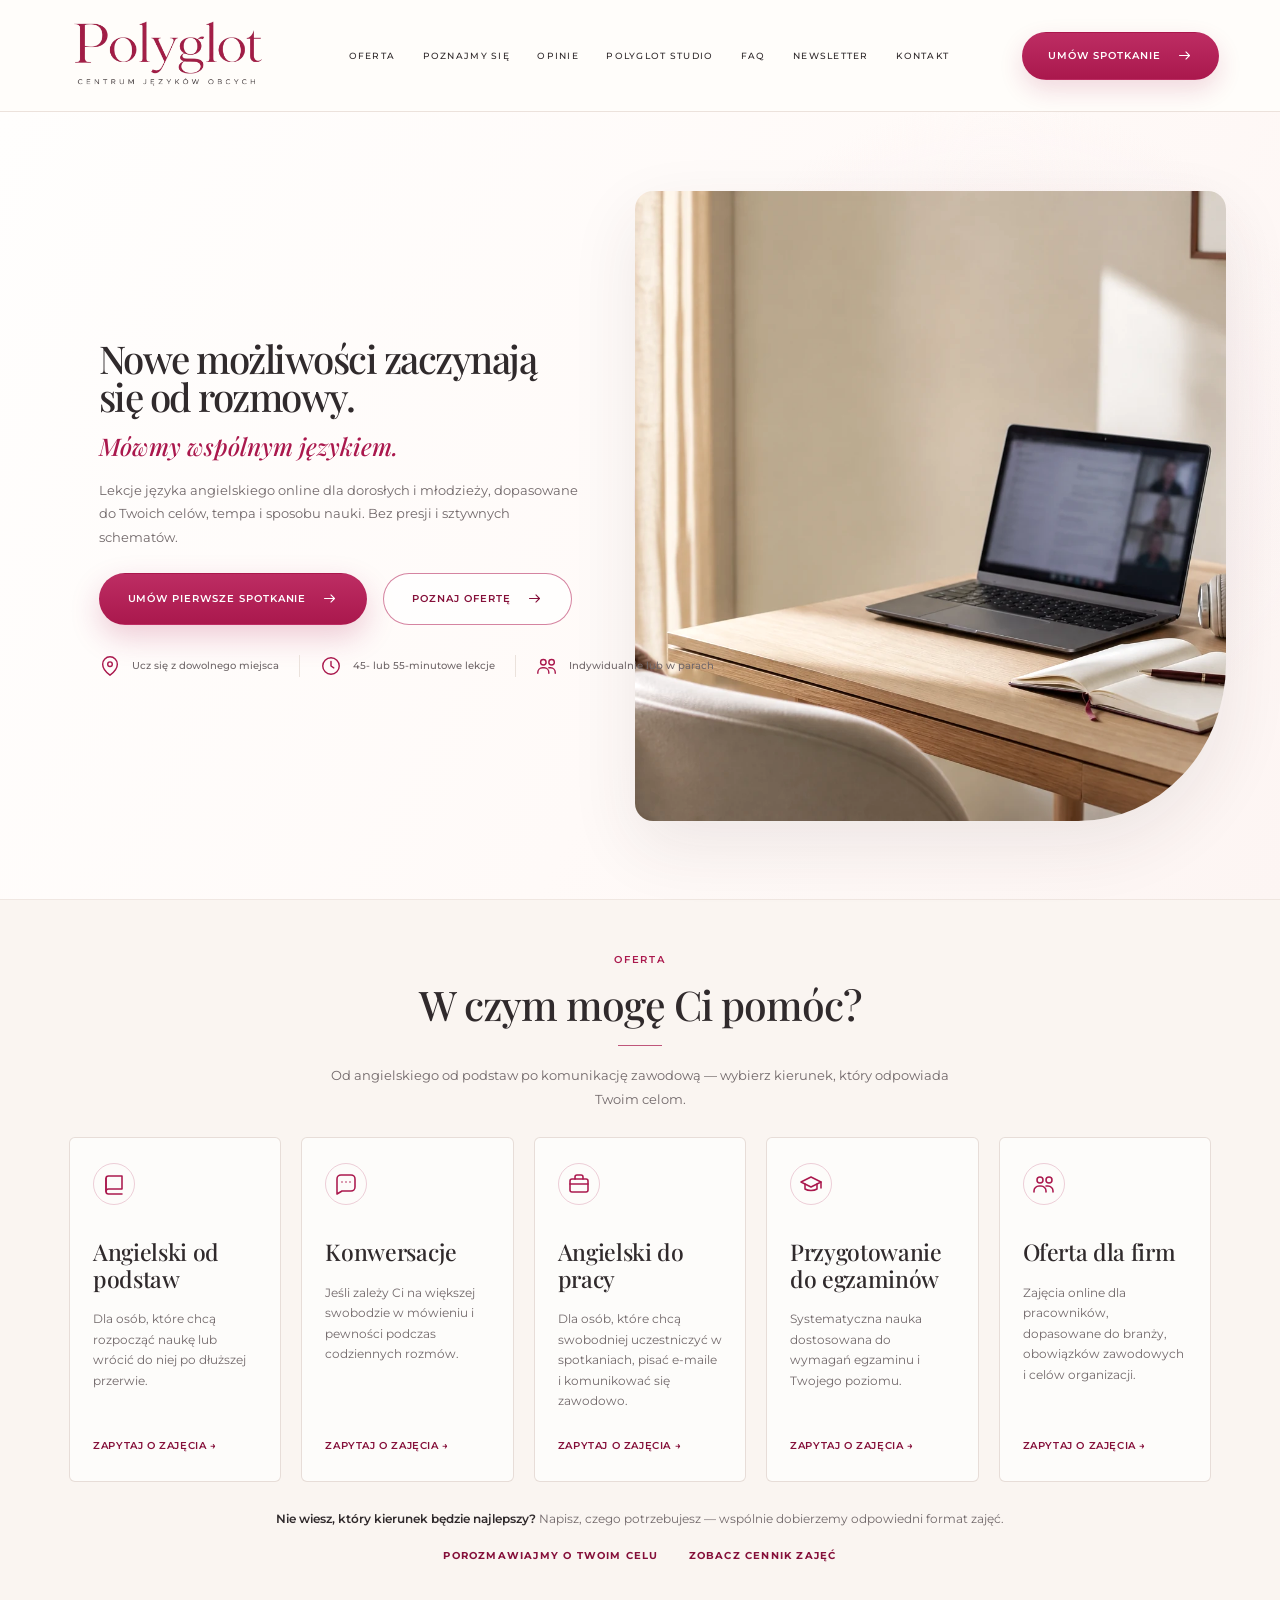
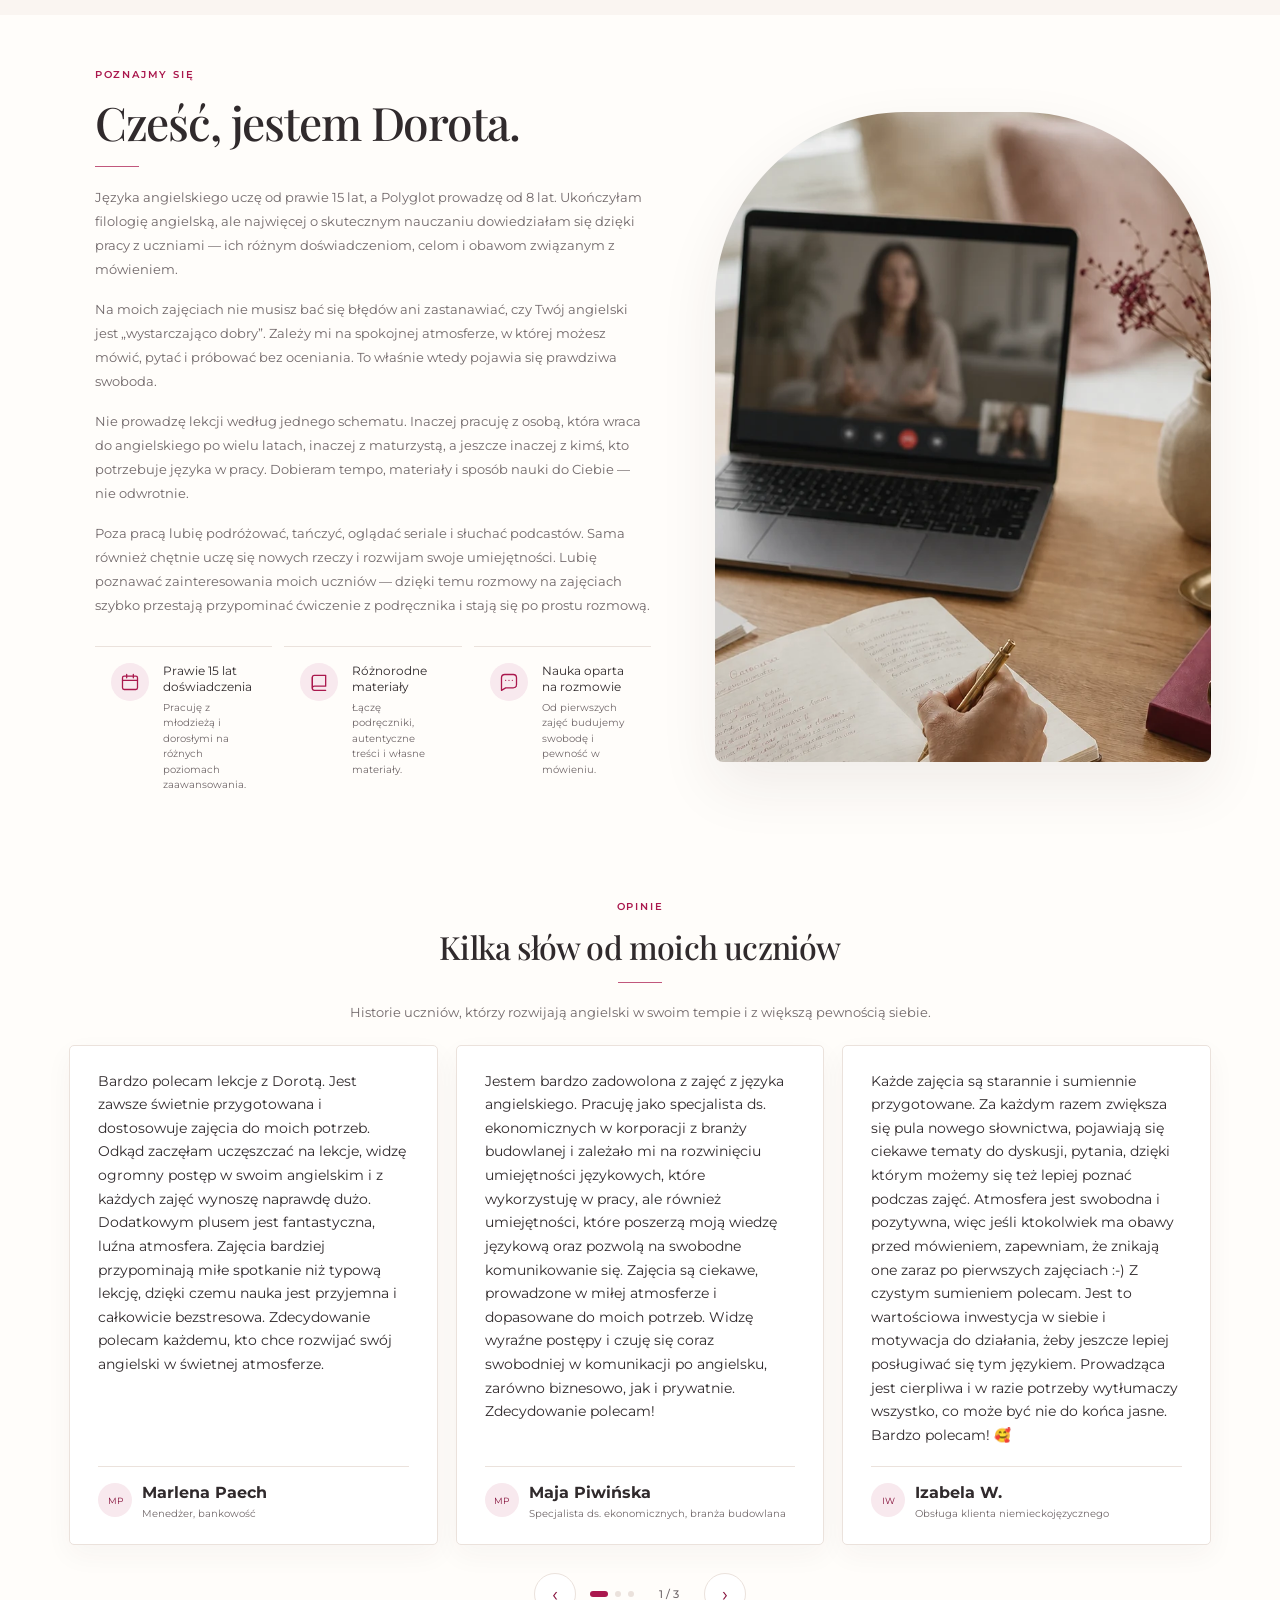
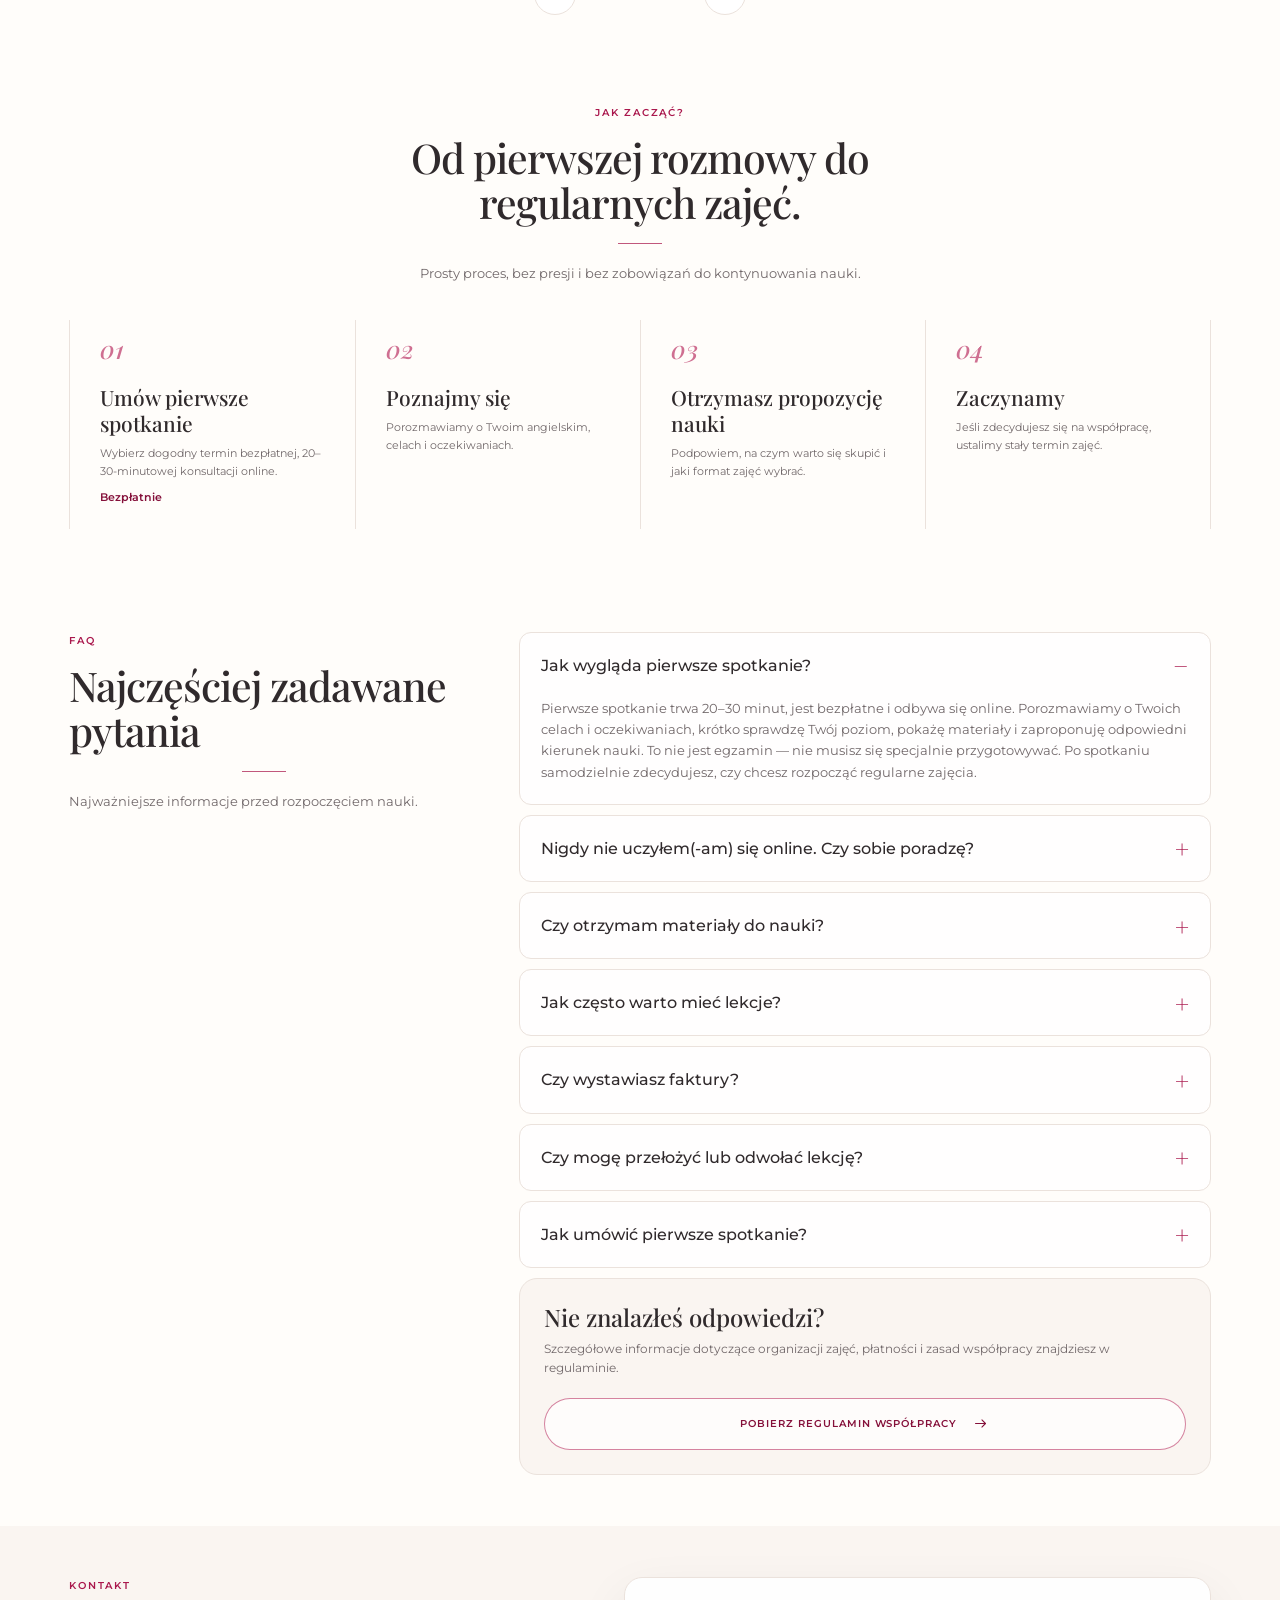
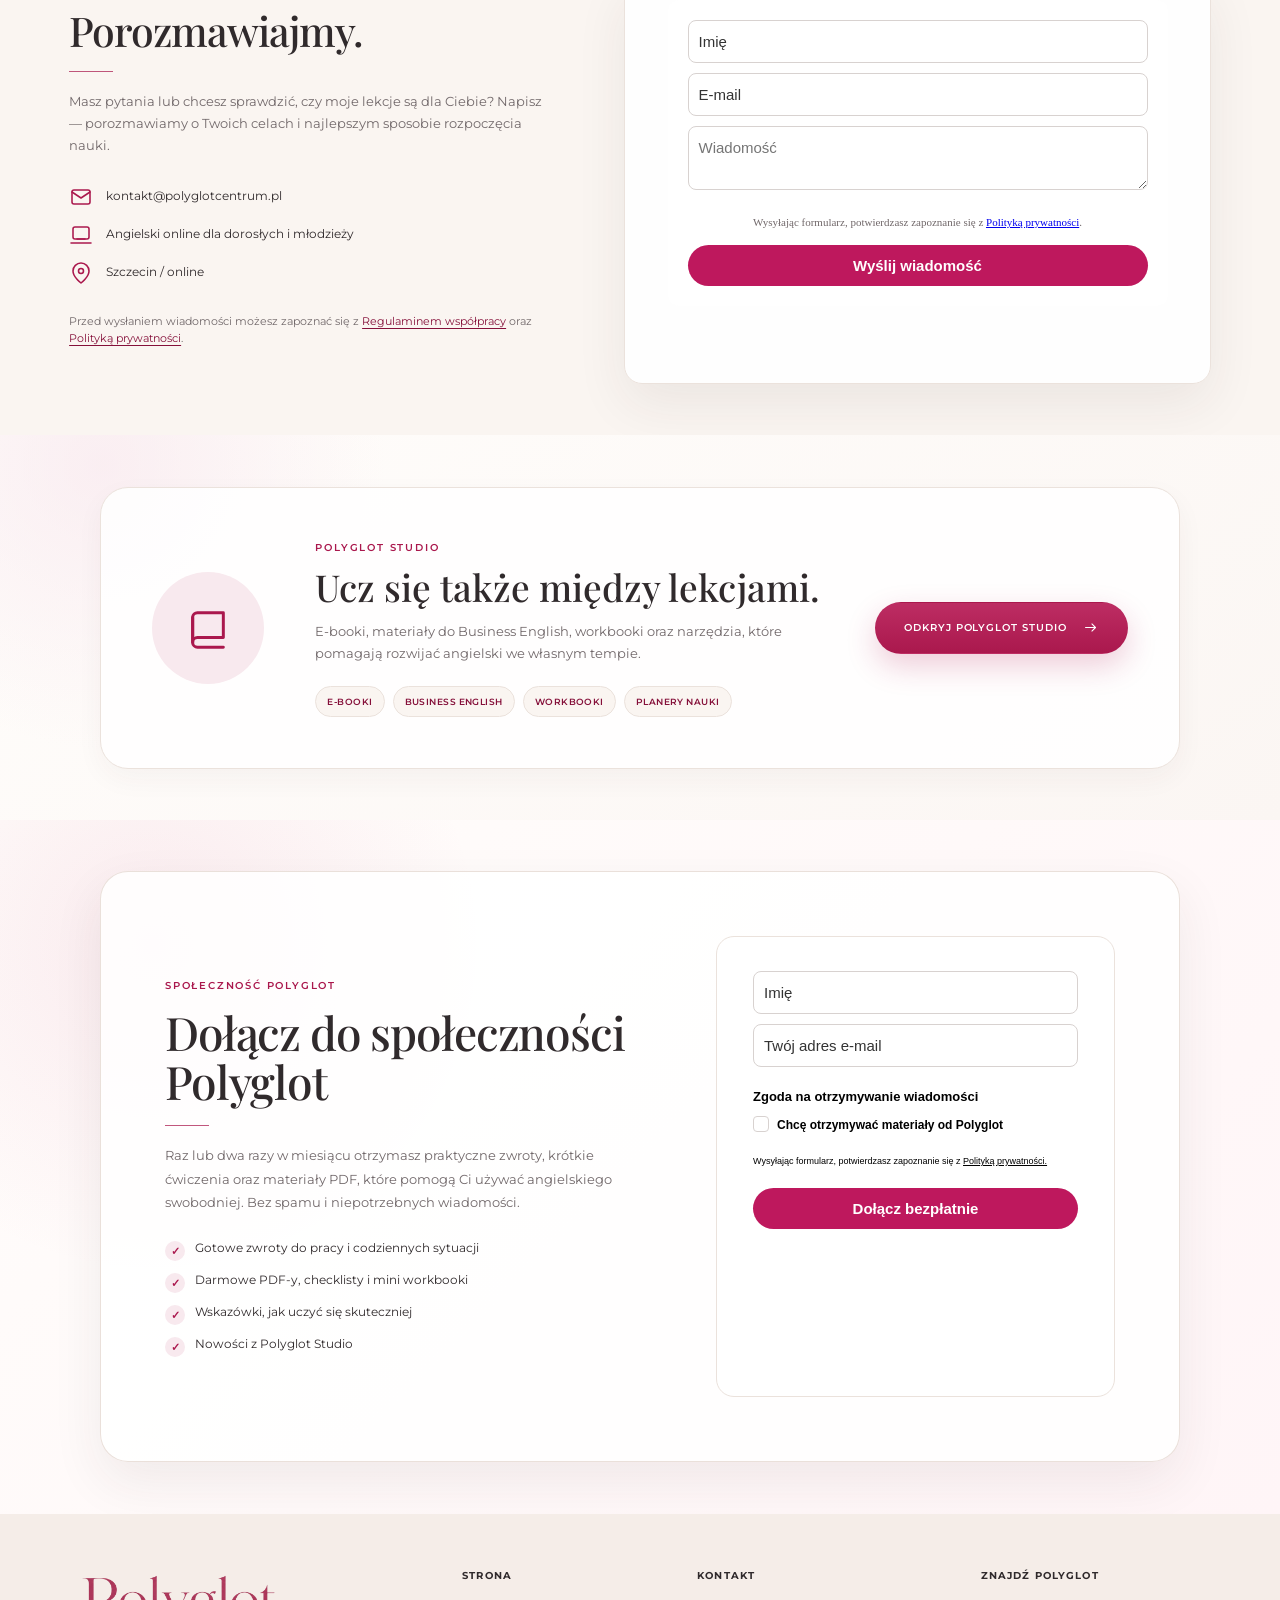
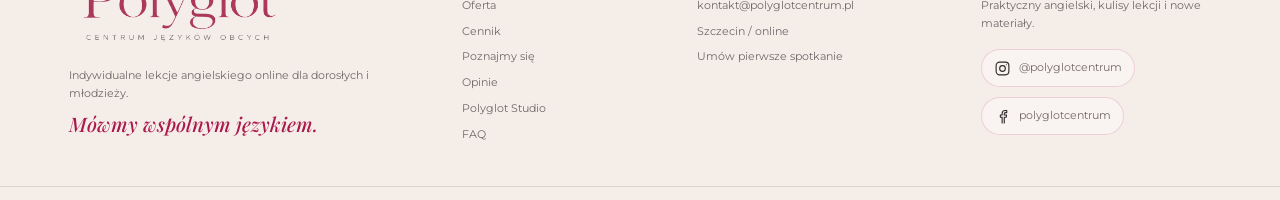
<file: index.html>
<!doctype html>
<html lang="pl">
  <head>
    
    <meta charset="UTF-8" />
    <meta name="viewport" content="width=device-width, initial-scale=1.0" />
    <title>Polyglot — angielski online dla dorosłych i młodzieży</title>
    
    <meta name="author" content="Dorota Jędruszek — Polyglot Centrum Języków Obcych" />
    <meta name="robots" content="index, follow, max-image-preview:large" />
    <meta name="theme-color" content="#B21F55" />
    <link rel="canonical" href="https://polyglotcentrum.pl/" />
<meta property="og:type" content="website" />
    <meta property="og:locale" content="pl_PL" />
    <meta property="og:site_name" content="Polyglot Centrum Języków Obcych" />
    <meta property="og:url" content="https://polyglotcentrum.pl/" />
    <meta property="og:image:width" content="1200" />
    <meta property="og:image:height" content="630" />
    <meta property="og:image:alt" content="Polyglot — Mówmy wspólnym językiem" />

    <meta name="twitter:title" content="Polyglot — mówmy wspólnym językiem" />
    <meta
      name="twitter:description"
      content="Angielski online dla dorosłych i młodzieży. Praktycznie, spokojnie i bez presji."
    />
    <script type="application/ld+json">
      {
        "@context": "https://schema.org",
        "@type": "EducationalOrganization",
        "name": "Polyglot Centrum Języków Obcych",
        "url": "https://polyglotcentrum.pl/",
        "logo": "https://polyglotcentrum.pl/brand/polyglot-logo.png",
        "description": "Angielski online dla dorosłych i młodzieży. Zajęcia indywidualne i w parach, przygotowanie do egzaminów oraz oferta dla firm.",
        "founder": {
          "@type": "Person",
          "name": "Dorota Jędruszek"
        },
        "email": "kontakt@polyglotcentrum.pl",
        "sameAs": [
          "https://www.facebook.com/polyglotcentrum",
          "https://www.instagram.com/polyglotcentrum/"
        ],
        "areaServed": "PL",
        "availableLanguage": ["pl", "en"]
      }
    </script>
    <meta name="description" content="Angielski online dla dorosłych i młodzieży. Zajęcia indywidualne i w parach, przygotowanie do egzaminów oraz oferta dla firm — spokojnie, praktycznie i bez presji.">
    <link rel="icon" href="/favicon.png">
    <meta property="og:title" content="Polyglot — angielski online dla dorosłych i młodzieży">
    <meta property="og:description" content="Angielski online dla dorosłych i młodzieży. Zajęcia indywidualne i w parach, przygotowanie do egzaminów oraz oferta dla firm — spokojnie, praktycznie i bez presji.">
    <meta property="og:image" content="https://polyglotcentrum.pl/brand/polyglot-social.png">
    <meta name="twitter:card" content="summary_large_image">
    <meta name="twitter:image" content="https://polyglotcentrum.pl/brand/polyglot-social.png">
    <script type="module" crossorigin src="/assets/index-BOfiq2GM.js"></script>
    <link rel="stylesheet" crossorigin href="/assets/index-D0Qa_RZ6.css">
  </head>
  <body>
    
    <div id="root"></div>
    
  
<script>
window.addEventListener('message', function (event) {
  if (!event.data || event.data.type !== 'polyglot-form-height') return;
  var frames = document.querySelectorAll('iframe.polyglot-form-frame');
  frames.forEach(function (frame) {
    if (frame.contentWindow === event.source && event.data.height) {
      frame.style.height = Math.max(220, Number(event.data.height)) + 'px';
    }
  });
});
</script>





<!-- Polyglot: opinie FINAL mobile fix -->
<style>
  /* Oryginalny slider chowamy całkowicie po zbudowaniu nowej sekcji */
  .testimonials.polyglot-ready .testimonial-grid,
  .testimonials.polyglot-ready .slider-controls {
    display: none !important;
  }

  .polyglot-reviews-grid {
    display: grid !important;
    grid-template-columns: repeat(3, minmax(0, 1fr)) !important;
    gap: 18px;
    width: 100% !important;
    max-width: 1180px;
    margin: 0 auto;
    align-items: stretch;
  }

  .polyglot-review-card {
    display: none !important;
    width: 100% !important;
    max-width: 100% !important;
    min-width: 0 !important;
    box-sizing: border-box !important;
    border: 1px solid var(--line);
    box-shadow: var(--shadow-sm);
    background: #fff;
    border-radius: 5px;
    flex-direction: column;
    padding: 24px 28px 22px;
  }

  .polyglot-review-card.is-visible {
    display: flex !important;
  }

  .polyglot-review-card > p {
    width: 100% !important;
    max-width: none !important;
    min-width: 0 !important;
    margin: 0 0 18px !important;
    color: var(--text);
    font: 400 13.5px/1.75 Montserrat, Arial, sans-serif;
    overflow-wrap: anywhere;
    word-break: normal;
    white-space: normal !important;
  }

  .polyglot-review-card footer {
    border-top: 1px solid var(--line);
    align-items: center;
    gap: 10px;
    margin-top: auto;
    padding-top: 12px;
    display: flex;
  }

  .polyglot-review-card strong,
  .polyglot-review-card small {
    display: block;
  }

  .polyglot-review-card small {
    color: var(--muted);
    font-size: 9.5px;
  }

  .polyglot-review-controls {
    justify-content: center;
    align-items: center;
    gap: 14px;
    margin-top: 28px;
    display: flex;
  }

  .polyglot-review-controls button {
    border: 1px solid var(--line);
    width: 42px;
    height: 42px;
    color: var(--primary-hover);
    background: #fff;
    border-radius: 50%;
    place-items: center;
    cursor: pointer;
    display: grid;
    font-size: 20px;
    line-height: 1;
  }

  .polyglot-review-dots {
    align-items: center;
    gap: 7px;
    display: flex;
  }

  .polyglot-review-dots span {
    background: var(--line);
    border-radius: 50%;
    width: 6px;
    height: 6px;
    display: block;
  }

  .polyglot-review-dots span.is-active {
    background: var(--primary);
    border-radius: 999px;
    width: 18px;
  }

  .polyglot-review-count {
    min-width: 42px;
    color: var(--muted);
    text-align: center;
    font-size: 11px;
    font-weight: 500;
  }

  @media (max-width: 1180px) {
    .polyglot-reviews-grid {
      grid-template-columns: repeat(2, minmax(0, 1fr)) !important;
    }
  }

  @media (max-width: 780px) {
    .testimonials {
      padding-left: 22px !important;
      padding-right: 22px !important;
      overflow: hidden !important;
      overflow-anchor: none;
    }

    .polyglot-reviews-grid {
      display: grid !important;
      grid-template-columns: minmax(0, 1fr) !important;
      width: 100% !important;
      max-width: 100% !important;
      min-width: 0 !important;
      margin: 0 auto !important;
    }

    .polyglot-review-card,
    .polyglot-review-card.is-visible {
      grid-column: 1 / -1 !important;
      width: 100% !important;
      max-width: 100% !important;
      min-width: 0 !important;
      padding: 22px 20px !important;
      overflow: visible !important;
    }

    .polyglot-review-card > p {
      width: 100% !important;
      max-width: 100% !important;
      min-width: 0 !important;
      font-size: 13.5px !important;
      line-height: 1.75 !important;
      overflow-wrap: break-word !important;
      word-break: normal !important;
      white-space: normal !important;
    }

    .polyglot-reviews-grid {
      scroll-margin-top: 92px;
    }
  }
</style>

<script>
(function () {
  const NEW_REVIEWS = [{"name":"Marlena Paech","role":"Menedżer, bankowość","initials":"MP","text":"Bardzo polecam lekcje z Dorotą. Jest zawsze świetnie przygotowana i dostosowuje zajęcia do moich potrzeb. Odkąd zaczęłam uczęszczać na lekcje, widzę ogromny postęp w swoim angielskim i z każdych zajęć wynoszę naprawdę dużo. Dodatkowym plusem jest fantastyczna, luźna atmosfera. Zajęcia bardziej przypominają miłe spotkanie niż typową lekcję, dzięki czemu nauka jest przyjemna i całkowicie bezstresowa. Zdecydowanie polecam każdemu, kto chce rozwijać swój angielski w świetnej atmosferze."},{"name":"Maja Piwińska","role":"Specjalista ds. ekonomicznych, branża budowlana","initials":"MP","text":"Jestem bardzo zadowolona z zajęć z języka angielskiego. Pracuję jako specjalista ds. ekonomicznych w korporacji z branży budowlanej i zależało mi na rozwinięciu umiejętności językowych, które wykorzystuję w pracy, ale również umiejętności, które poszerzą moją wiedzę językową oraz pozwolą na swobodne komunikowanie się. Zajęcia są ciekawe, prowadzone w miłej atmosferze i dopasowane do moich potrzeb. Widzę wyraźne postępy i czuję się coraz swobodniej w komunikacji po angielsku, zarówno biznesowo, jak i prywatnie. Zdecydowanie polecam!"},{"name":"Izabela W.","role":"Obsługa klienta niemieckojęzycznego","initials":"IW","text":"Każde zajęcia są starannie i sumiennie przygotowane. Za każdym razem zwiększa się pula nowego słownictwa, pojawiają się ciekawe tematy do dyskusji, pytania, dzięki którym możemy się też lepiej poznać podczas zajęć. Atmosfera jest swobodna i pozytywna, więc jeśli ktokolwiek ma obawy przed mówieniem, zapewniam, że znikają one zaraz po pierwszych zajęciach :-) Z czystym sumieniem polecam. Jest to wartościowa inwestycja w siebie i motywacja do działania, żeby jeszcze lepiej posługiwać się tym językiem. Prowadząca jest cierpliwa i w razie potrzeby wytłumaczy wszystko, co może być nie do końca jasne. Bardzo polecam! 🥰"},{"name":"Dorota G.","role":"Księgowa","initials":"DG","text":"Dorota to świetny motywator do nauki angielskiego, rozpoczynając z nią lekcje pomogła od razu przełamać barierę w mówieniu po angielsku. Na zajęcia jest zawsze świetnie przygotowana, ma gotowe materiały do przeprowadzenia lekcji. Zawsze jest skupiona na uczniu, posiada nieskończone pokłady cierpliwości."},{"name":"Kinga S.","role":"R&D Specialist (branża chemiczna)","initials":"KS","text":"Dorota to niesamowicie cierpliwa i zaangażowana lektorka. Na zajęciach korzystamy z wielu ciekawych i różnorodnych materiałów, które są dobierane w taki sposób, aby odpowiadały moim potrzebom i pomagały mi robić realne postępy. Doceniam szczególnie atmosferę na zajęciach - jest swobodna, bez presji i stresu, dzięki czemu nauka angielskiego stała się dla mnie dużo przyjemniejsza. Serdecznie polecam naukę z Dorotą!"},{"name":"Ula M.","role":"Studentka, zarządzanie i marketing","initials":"UM","text":"Bardzo doceniam Dorotę za jej elastyczność w prowadzeniu zajęć i przygotowywaniu materiałów. Oprócz czytania artykułów, ćwiczenia słownictwa i gramatyki miałyśmy wiele lekcji, które przegadywałyśmy po prostu na różne tematy np. o tym, co ostatnio się u nas wydarzyło albo o podróżach. To były świetne okazje do ćwiczenia mówienia. Dorota przygotowała mnie również do egzaminu na studiach - zarówno z części pisemnej, jak i ustnej, gdzie ważna była znajomość zwrotów biznesowych. Egzamin zdałam wyśmienicie! Dorota dba o swobodną atmosferę, jest wyrozumiała i cierpliwa, dzięki czemu na zajęciach można czuć się naprawdę komfortowo. Bardzo polecam!"}];

  const wait = ms => new Promise(resolve => setTimeout(resolve, ms));

  function makeCard(review) {
    const article = document.createElement('article');
    article.className = 'polyglot-review-card';

    const p = document.createElement('p');
    p.textContent = review.text;

    const footer = document.createElement('footer');

    const initials = document.createElement('span');
    initials.className = 'initials';
    initials.textContent = review.initials;

    const meta = document.createElement('div');
    const strong = document.createElement('strong');
    strong.textContent = review.name;
    const small = document.createElement('small');
    small.textContent = review.role;

    meta.append(strong, small);
    footer.append(initials, meta);
    article.append(p, footer);
    return article;
  }

  async function captureGreta(section, originalGrid, originalControls) {
    const findGreta = () => Array.from(originalGrid.querySelectorAll('.testimonial-card'))
      .find(card => {
        const signature = card.querySelector('strong')?.textContent.trim();
        return signature === 'G.S.';
      });

    let card = findGreta();
    if (card) return card.cloneNode(true);

    const buttons = originalControls ? Array.from(originalControls.querySelectorAll('button')) : [];
    const next = buttons.length ? buttons[buttons.length - 1] : null;
    if (!next) return null;

    const seen = new Set();

    for (let i = 0; i < 12; i++) {
      const signature = (originalGrid.innerText || '').trim();
      if (seen.has(signature)) break;
      seen.add(signature);

      next.click();
      await wait(180);

      card = findGreta();
      if (card) return card.cloneNode(true);
    }

    return null;
  }

  function normalizeGretaCard(oldCard) {
    const article = document.createElement('article');
    article.className = 'polyglot-review-card';

    const oldP = oldCard.querySelector('p');
    const oldFooter = oldCard.querySelector('footer');

    if (oldP) {
      const p = document.createElement('p');
      p.textContent = oldP.textContent.trim();
      article.appendChild(p);
    }

    if (oldFooter) {
      article.appendChild(oldFooter.cloneNode(true));
    }

    return article;
  }

  async function buildReviews() {
    const section = document.querySelector('.testimonials');
    if (!section) return false;
    if (section.dataset.polyglotFinal === '1') return true;

    const originalGrid = section.querySelector('.testimonial-grid');
    if (!originalGrid) return false;

    const originalControls = section.querySelector('.slider-controls');
    const gretaOld = await captureGreta(section, originalGrid, originalControls);

    if (!gretaOld) {
      console.warn('Polyglot: nie udało się znaleźć opinii Grety.');
      return false;
    }

    section.dataset.polyglotFinal = '1';

    const grid = document.createElement('div');
    grid.className = 'polyglot-reviews-grid';

    NEW_REVIEWS.forEach(review => grid.appendChild(makeCard(review)));
    grid.appendChild(normalizeGretaCard(gretaOld));

    const controls = document.createElement('div');
    controls.className = 'polyglot-review-controls';

    const prev = document.createElement('button');
    prev.type = 'button';
    prev.setAttribute('aria-label', 'Poprzednie opinie');
    prev.textContent = '‹';

    const dots = document.createElement('div');
    dots.className = 'polyglot-review-dots';

    const count = document.createElement('span');
    count.className = 'polyglot-review-count';
    count.setAttribute('aria-live', 'polite');

    const next = document.createElement('button');
    next.type = 'button';
    next.setAttribute('aria-label', 'Następne opinie');
    next.textContent = '›';

    controls.append(prev, dots, count, next);

    originalGrid.insertAdjacentElement('afterend', grid);
    grid.insertAdjacentElement('afterend', controls);

    section.classList.add('polyglot-ready');

    let page = 0;

    function perPage() {
      if (window.innerWidth <= 780) return 1;
      if (window.innerWidth <= 1180) return 2;
      return 3;
    }

    function render() {
      const cards = Array.from(grid.children);
      const per = perPage();
      const totalPages = Math.max(1, Math.ceil(cards.length / per));

      if (page >= totalPages) page = totalPages - 1;
      if (page < 0) page = 0;

      cards.forEach((card, i) => {
        const visible = i >= page * per && i < (page + 1) * per;
        card.classList.toggle('is-visible', visible);
      });

      dots.innerHTML = '';
      for (let i = 0; i < totalPages; i++) {
        const dot = document.createElement('span');
        if (i === page) dot.classList.add('is-active');
        dots.appendChild(dot);
      }

      count.textContent = `${page + 1} / ${totalPages}`;
    }

    function showCurrentPage() {
      render();
      if (window.innerWidth <= 780) {
        grid.scrollIntoView({ block: 'start', behavior: 'smooth' });
      }
    }

    prev.addEventListener('click', () => {
      const total = Math.ceil(grid.children.length / perPage());
      page = (page - 1 + total) % total;
      showCurrentPage();
    });

    next.addEventListener('click', () => {
      const total = Math.ceil(grid.children.length / perPage());
      page = (page + 1) % total;
      showCurrentPage();
    });

    let lastPer = perPage();
    window.addEventListener('resize', () => {
      const now = perPage();
      if (now !== lastPer) {
        lastPer = now;
        page = 0;
        render();
      }
    });

    render();
    return true;
  }

  let attempts = 0;
  const timer = setInterval(async () => {
    attempts++;
    const ok = await buildReviews();
    if (ok || attempts > 100) clearInterval(timer);
  }, 120);
})();
</script>
<!-- /Polyglot: opinie FINAL mobile fix -->

<style>
  .offer-card .offer-card-contact-link {
    color: var(--primary-hover);
    font-size: 10px;
    font-weight: 600;
    letter-spacing: .06em;
    text-transform: uppercase;
    margin-top: auto;
  }

  .offer-card .offer-card-contact-link:hover {
    color: var(--primary);
    text-decoration: underline;
  }
</style>
<script>
(function () {
  function addOfferLinks() {
    var cards = Array.from(document.querySelectorAll('.offer-card'));
    if (!cards.length) return false;
    cards.forEach(function (card) {
      if (card.querySelector('.offer-card-contact-link')) return;
      var link = document.createElement('a');
      link.className = 'offer-card-contact-link';
      link.href = '#kontakt';
      link.textContent = 'Zapytaj o zajęcia →';
      card.appendChild(link);
    });
    return true;
  }

  var attempts = 0;
  var timer = setInterval(function () {
    attempts += 1;
    if (addOfferLinks() || attempts > 100) clearInterval(timer);
  }, 50);
})();
</script>

<!-- Polyglot: Jak zacząć + informacja o pierwszym spotkaniu -->
<style>
  .polyglot-getting-started {
    position: relative;
    padding: clamp(40px, 4vw, 58px) clamp(24px, 5.4vw, 92px);
    background: var(--bg);
  }
  .polyglot-getting-started .section-heading { margin-bottom: 34px; }
  .polyglot-start-steps {
    display: grid;
    grid-template-columns: repeat(4, minmax(0, 1fr));
    max-width: 1180px;
    margin: 0 auto;
    padding: 0;
    list-style: none;
  }
  .polyglot-start-steps li {
    min-height: 190px;
    padding: 16px 30px 22px;
    border-left: 1px solid var(--line);
  }
  .polyglot-start-steps li:last-child { border-right: 1px solid var(--line); }
  .polyglot-start-number {
    display: block;
    margin-bottom: 23px;
    color: var(--primary-soft);
    font: italic 500 25px/1 "Playfair Display", serif;
  }
  .polyglot-start-steps h3 {
    margin: 0 0 9px;
    font: 500 21px/1.25 "Playfair Display", serif;
  }
  .polyglot-start-steps p {
    margin: 0;
    color: var(--muted);
    font-size: 10.5px;
    line-height: 1.72;
  }
  .polyglot-start-price {
    display: inline-block;
    margin-top: 8px;
    color: var(--primary-hover);
    font-weight: 600;
  }
  @media (max-width: 780px) {
    .polyglot-getting-started { padding: 40px 22px; }
    .polyglot-start-steps { grid-template-columns: 1fr 1fr; gap: 28px 0; }
    .polyglot-start-steps li:nth-child(2) { border-right: 1px solid var(--line); }
  }
  @media (max-width: 460px) {
    .polyglot-start-steps { grid-template-columns: 1fr; gap: 0; }
    .polyglot-start-steps li {
      min-height: 0;
      padding: 20px 22px 24px;
      border-right: 1px solid var(--line);
      border-bottom: 1px solid var(--line);
    }
    .polyglot-start-steps li:first-child { border-top: 1px solid var(--line); }
  }
</style>
<script>
(function () {
  function applyConsultationUpdate() {
    var testimonials = document.querySelector('.testimonials');
    var faq = document.querySelector('.faq');
    var nav = document.querySelector('.nav');
    if (!testimonials || !faq || !nav) return false;

    if (!document.getElementById('jak-zaczac')) {
      var section = document.createElement('section');
      section.id = 'jak-zaczac';
      section.className = 'polyglot-getting-started';
      section.innerHTML =
        '<header class="section-heading section-heading-center">' +
          '<p class="eyebrow">JAK ZACZĄĆ?</p>' +
          '<h2>Od pierwszej rozmowy do<br>regularnych zajęć.</h2>' +
          '<span class="heading-rule"></span>' +
          '<p class="section-intro">Prosty proces, bez presji i bez zobowiązań do kontynuowania nauki.</p>' +
        '</header>' +
        '<ol class="polyglot-start-steps">' +
          '<li><span class="polyglot-start-number">01</span><h3>Umów pierwsze spotkanie</h3><p>Wybierz dogodny termin bezpłatnej, 20–30-minutowej konsultacji online.<br><span class="polyglot-start-price">Bezpłatnie</span></p></li>' +
          '<li><span class="polyglot-start-number">02</span><h3>Poznajmy się</h3><p>Porozmawiamy o Twoim angielskim, celach i oczekiwaniach.</p></li>' +
          '<li><span class="polyglot-start-number">03</span><h3>Otrzymasz propozycję nauki</h3><p>Podpowiem, na czym warto się skupić i jaki format zajęć wybrać.</p></li>' +
          '<li><span class="polyglot-start-number">04</span><h3>Zaczynamy</h3><p>Jeśli zdecydujesz się na współpracę, ustalimy stały termin zajęć.</p></li>' +
        '</ol>';
      testimonials.insertAdjacentElement('afterend', section);
    }

    var faqButtons = Array.from(document.querySelectorAll('.faq-item button'));
    var meetingButton = faqButtons.find(function (button) {
      return button.textContent.indexOf('Jak wygląda pierwsze spotkanie?') !== -1;
    });
    if (meetingButton) {
      var answer = meetingButton.closest('.faq-item').querySelector('.faq-answer p');
      if (answer) answer.textContent = 'Pierwsze spotkanie trwa 20–30 minut, jest bezpłatne i odbywa się online. Porozmawiamy o Twoich celach i oczekiwaniach, krótko sprawdzę Twój poziom, pokażę materiały i zaproponuję odpowiedni kierunek nauki. To nie jest egzamin — nie musisz się specjalnie przygotowywać. Po spotkaniu samodzielnie zdecydujesz, czy chcesz rozpocząć regularne zajęcia.';
    }

    if (!nav.querySelector('a[href="#jak-zaczac"]')) {
      var link = document.createElement('a');
      link.href = '#jak-zaczac';
      link.textContent = 'Jak zacząć?';
      var faqLink = nav.querySelector('a[href="#faq"]');
      if (faqLink) nav.insertBefore(link, faqLink);
    }
    var studioLink = nav.querySelector('a[href="#studio"]');
    if (studioLink) studioLink.textContent = 'Studio';

    var order = ['#oferta', '#o-mnie', '#opinie', '#jak-zaczac', '#faq', '#studio', '#newsletter', '#kontakt'];
    order.forEach(function (href) {
      var item = nav.querySelector('a[href="' + href + '"]');
      if (item) nav.appendChild(item);
    });
    return true;
  }

  var attempts = 0;
  var timer = setInterval(function () {
    attempts += 1;
    if (applyConsultationUpdate() || attempts > 100) clearInterval(timer);
  }, 60);
})();
</script>
<!-- /Polyglot: Jak zacząć + informacja o pierwszym spotkaniu -->


<!-- Polyglot: główny nagłówek -->
<style>
.hero-copy h1 {
  font-size: clamp(36px, 3vw, 50px) !important;
  line-height: 0.98 !important;
  letter-spacing: -1.5px !important;
}

@media (max-width: 780px) {
  .hero-copy h1 {
    font-size: clamp(38px, 6.5vw, 48px) !important;
    line-height: 0.98 !important;
    letter-spacing: -1.5px !important;
  }
}
</style>
<script>
(function () {
  function updateHeroContent() {
    const heading = document.querySelector('#main-content h1');
    const lead = document.querySelector('.hero-lead');
    if (!heading || !lead) return false;
    heading.textContent = 'Nowe możliwości zaczynają się od rozmowy.';
    lead.textContent = 'Lekcje języka angielskiego online dla dorosłych i młodzieży, dopasowane do Twoich celów, tempa i sposobu nauki. Bez presji i sztywnych schematów.';
    return true;
  }

  let attempts = 0;
  const timer = setInterval(function () {
    attempts += 1;
    if (updateHeroContent() || attempts > 100) clearInterval(timer);
  }, 60);
})();
</script>
</body>
</html>
</file>
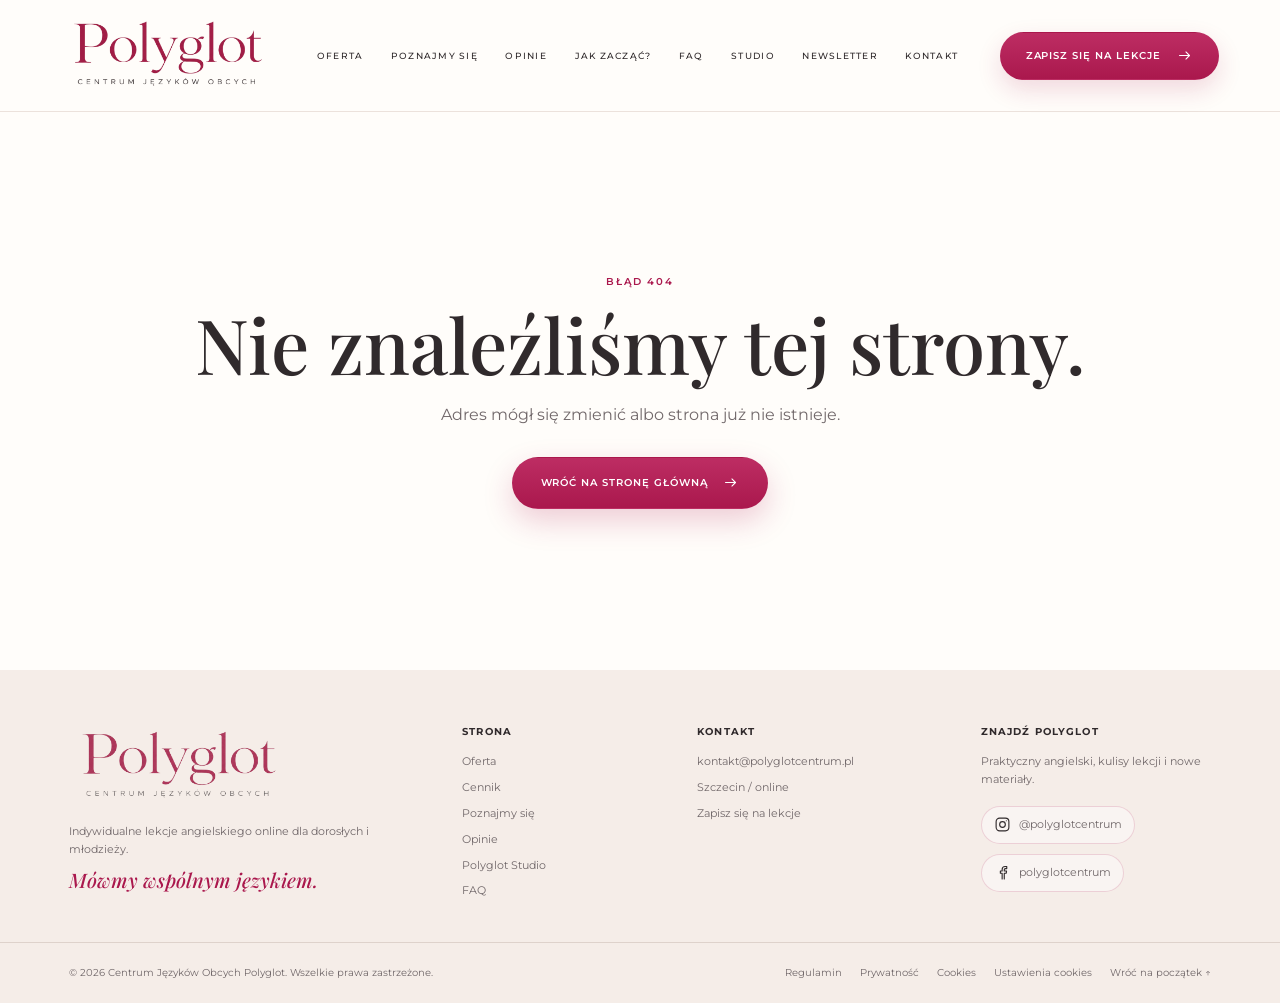
<file: cennik/index.html>
<!doctype html>
<html lang="pl">
  <head>
    <meta charset="UTF-8" />
    <meta name="viewport" content="width=device-width, initial-scale=1.0" />
    <title>Cennik lekcji angielskiego online | Polyglot</title>
    <meta name="description" content="Sprawdź ceny indywidualnych lekcji angielskiego online oraz zajęć w parach w Polyglot." />
    <meta name="robots" content="index, follow, max-image-preview:large" />
    <meta name="theme-color" content="#B21F55" />
    <link rel="canonical" href="https://polyglotcentrum.pl/cennik" />
    <link rel="icon" href="/favicon.png" />
    <meta property="og:type" content="website" />
    <meta property="og:locale" content="pl_PL" />
    <meta property="og:site_name" content="Polyglot Centrum Języków Obcych" />
    <meta property="og:title" content="Cennik lekcji angielskiego online | Polyglot" />
    <meta property="og:description" content="Sprawdź ceny indywidualnych lekcji angielskiego online oraz zajęć w parach w Polyglot." />
    <meta property="og:url" content="https://polyglotcentrum.pl/cennik" />
    <meta property="og:image" content="https://polyglotcentrum.pl/brand/polyglot-social.png" />
    <meta name="twitter:card" content="summary_large_image" />
    <meta name="twitter:title" content="Cennik lekcji angielskiego online | Polyglot" />
    <meta name="twitter:description" content="Sprawdź ceny indywidualnych lekcji angielskiego online oraz zajęć w parach w Polyglot." />
    <meta name="twitter:image" content="https://polyglotcentrum.pl/brand/polyglot-social.png" />
    <script type="application/ld+json">
      {
        "@context": "https://schema.org",
        "@type": "Service",
        "name": "Indywidualne lekcje angielskiego online",
        "url": "https://polyglotcentrum.pl/cennik",
        "provider": {
          "@type": "EducationalOrganization",
          "name": "Polyglot Centrum Języków Obcych",
          "url": "https://polyglotcentrum.pl/"
        },
        "areaServed": "PL",
        "availableChannel": {
          "@type": "ServiceChannel",
          "serviceUrl": "https://polyglotcentrum.pl/#kontakt",
          "serviceLocation": { "@type": "VirtualLocation", "url": "https://polyglotcentrum.pl/" }
        },
        "offers": [
          { "@type": "Offer", "name": "Zajęcia indywidualne — 55 minut", "price": "130", "priceCurrency": "PLN", "availability": "https://schema.org/LimitedAvailability" },
          { "@type": "Offer", "name": "Zajęcia w parze — 55 minut", "price": "80", "priceCurrency": "PLN", "availability": "https://schema.org/LimitedAvailability", "description": "Cena za osobę" },
          { "@type": "Offer", "name": "Pierwsze spotkanie — 30 minut", "price": "60", "priceCurrency": "PLN", "availability": "https://schema.org/LimitedAvailability" }
        ]
      }
    </script>
    <meta name="description" content="Angielski online dla dorosłych i młodzieży. Zajęcia indywidualne i w parach, przygotowanie do egzaminów oraz oferta dla firm — spokojnie, praktycznie i bez presji.">
    <link rel="icon" href="/favicon.png">
    <meta property="og:title" content="Polyglot — angielski online dla dorosłych i młodzieży">
    <meta property="og:description" content="Angielski online dla dorosłych i młodzieży. Zajęcia indywidualne i w parach, przygotowanie do egzaminów oraz oferta dla firm — spokojnie, praktycznie i bez presji.">
    <meta property="og:image" content="/brand/polyglot-social.png">
    <meta name="twitter:card" content="summary_large_image">
    <meta name="twitter:image" content="/brand/polyglot-social.png">
    <script type="module" crossorigin src="/assets/main-B_KJvff4.js"></script>
    <link rel="stylesheet" crossorigin href="/assets/main-BfFDBV0x.css">
  </head>
  <body>
    <div id="root"></div>
  </body>
</html>
</file>
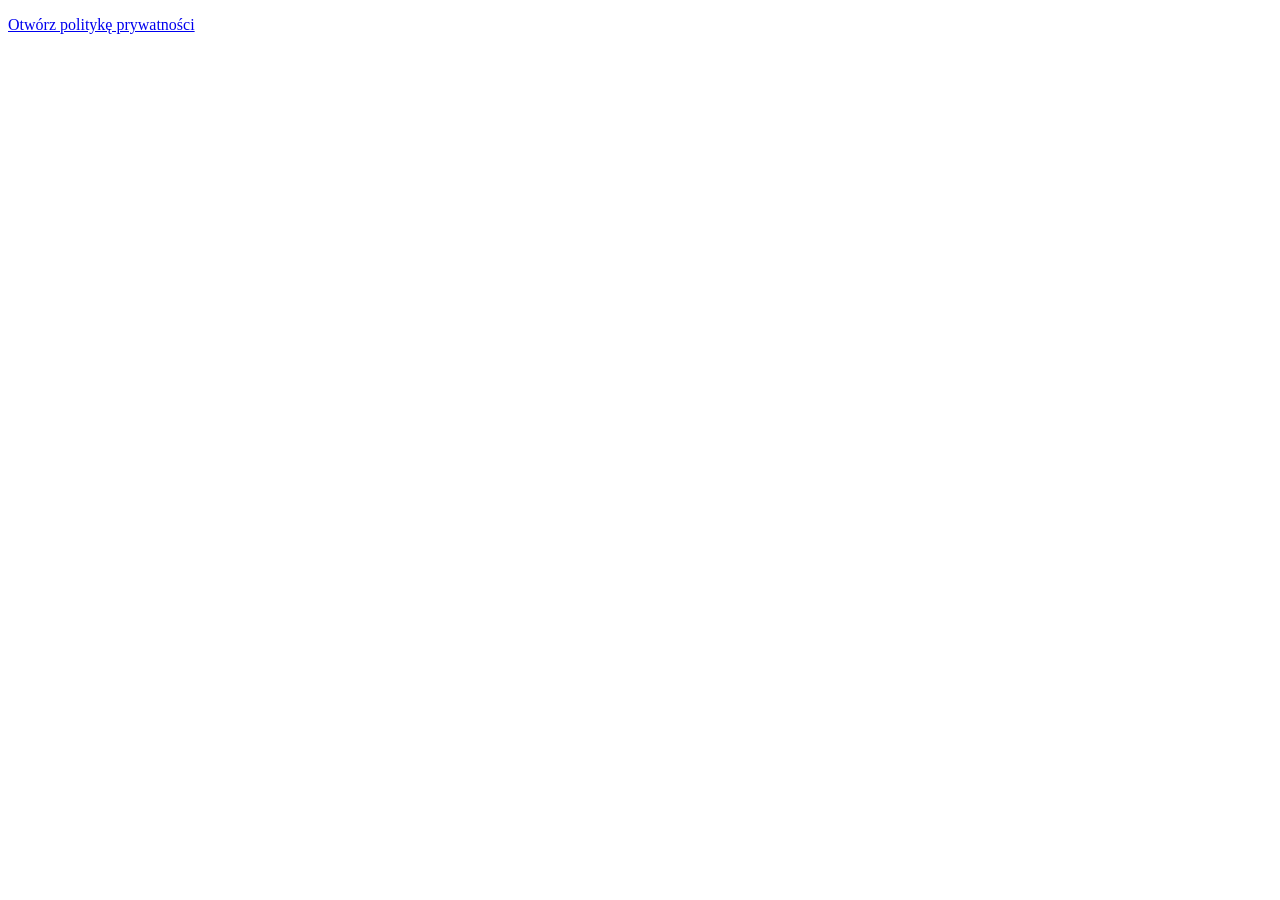
<file: polityka-prywatnosci/index.html>
<!doctype html>
<html lang="pl">
  <head>
    <meta charset="UTF-8" />
    <meta name="robots" content="noindex" />
    <meta http-equiv="refresh" content="0; url=/dokumenty/polityka-prywatnosci.pdf" />
    <link rel="canonical" href="https://polyglotcentrum.pl/dokumenty/polityka-prywatnosci.pdf" />
    <title>Polityka prywatności — Polyglot</title>
    <meta name="description" content="Angielski online dla dorosłych i młodzieży. Zajęcia indywidualne i w parach, przygotowanie do egzaminów oraz oferta dla firm — spokojnie, praktycznie i bez presji.">
    <link rel="icon" href="/favicon.png">
    <meta property="og:title" content="Polyglot — angielski online dla dorosłych i młodzieży">
    <meta property="og:description" content="Angielski online dla dorosłych i młodzieży. Zajęcia indywidualne i w parach, przygotowanie do egzaminów oraz oferta dla firm — spokojnie, praktycznie i bez presji.">
    <meta property="og:image" content="/brand/polyglot-social.png">
    <meta name="twitter:card" content="summary_large_image">
    <meta name="twitter:image" content="/brand/polyglot-social.png">
  </head>
  <body>
    <p><a href="/dokumenty/polityka-prywatnosci.pdf">Otwórz politykę prywatności</a></p>
  </body>
</html>
</file>
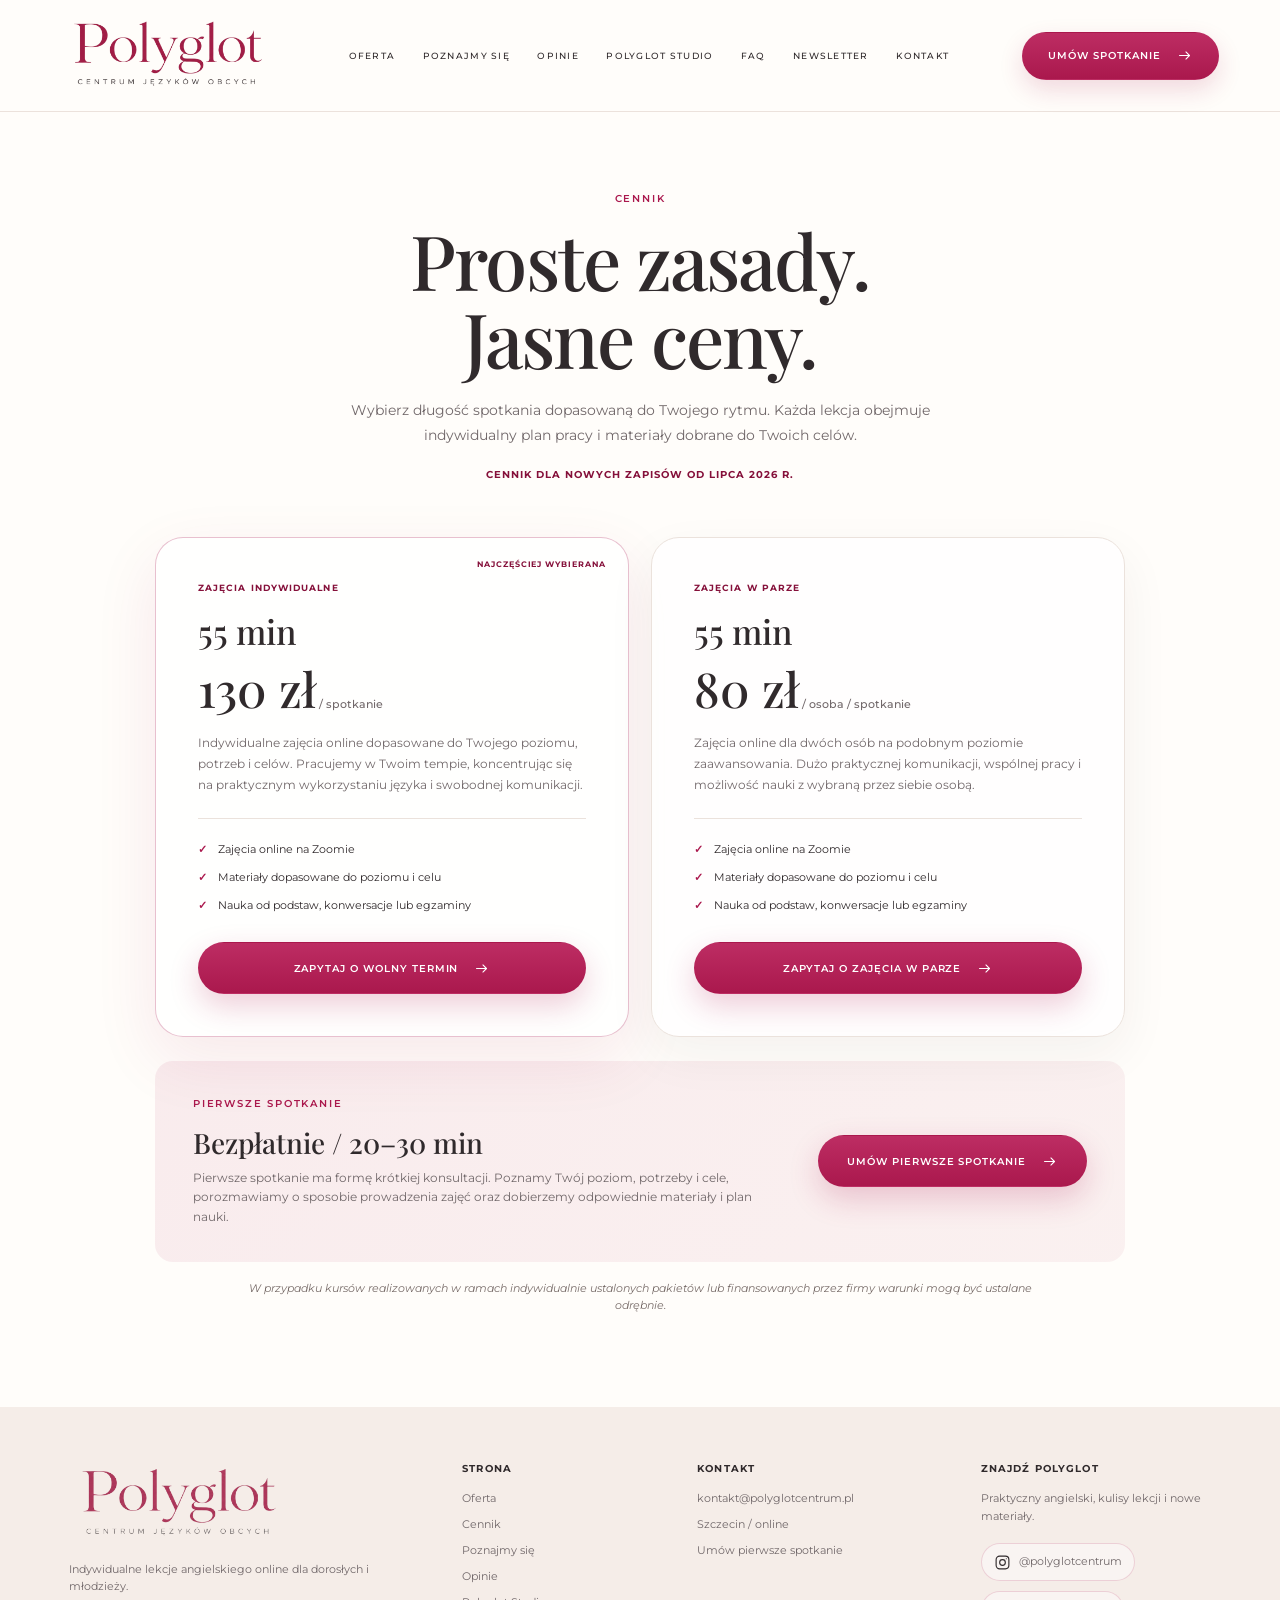
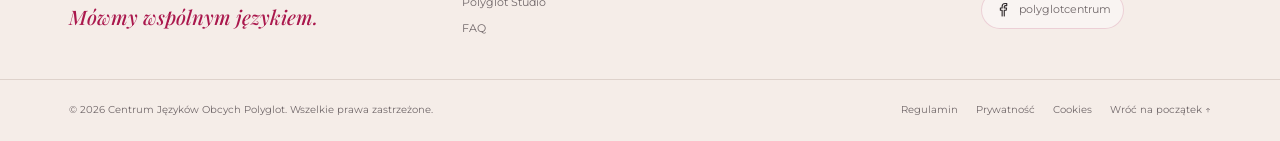
<file: cennik.html>
<!doctype html>
<html lang="pl">
  <head>
    <meta charset="UTF-8" />
    <meta name="viewport" content="width=device-width, initial-scale=1.0" />
    <title>Cennik lekcji angielskiego online | Polyglot</title>
    <meta name="author" content="Dorota Jędruszek — Polyglot Centrum Języków Obcych" />
    <meta name="robots" content="index, follow, max-image-preview:large" />
    <meta name="theme-color" content="#B21F55" />
    <link rel="canonical" href="https://polyglotcentrum.pl/cennik.html" />
    <meta property="og:type" content="website" />
    <meta property="og:locale" content="pl_PL" />
    <meta property="og:site_name" content="Polyglot Centrum Języków Obcych" />
    <meta property="og:url" content="https://polyglotcentrum.pl/cennik.html" />
    <meta property="og:image:width" content="1200" />
    <meta property="og:image:height" content="630" />
    <meta property="og:image:alt" content="Polyglot — Mówmy wspólnym językiem" />
    <meta name="twitter:title" content="Polyglot — mówmy wspólnym językiem" />
    <meta name="twitter:description" content="Angielski online dla dorosłych i młodzieży. Praktycznie, spokojnie i bez presji." />
    <script type="application/ld+json">
      {
        "@context": "https://schema.org",
        "@type": "EducationalOrganization",
        "name": "Polyglot Centrum Języków Obcych",
        "url": "https://polyglotcentrum.pl/",
        "logo": "https://polyglotcentrum.pl/brand/polyglot-logo.png",
        "description": "Angielski online dla dorosłych i młodzieży. Zajęcia indywidualne i w parach, przygotowanie do egzaminów oraz oferta dla firm.",
        "founder": { "@type": "Person", "name": "Dorota Jędruszek" },
        "email": "kontakt@polyglotcentrum.pl",
        "sameAs": [
          "https://www.facebook.com/polyglotcentrum",
          "https://www.instagram.com/polyglotcentrum/"
        ],
        "areaServed": "PL",
        "availableLanguage": ["pl", "en"]
      }
    </script>
    <meta name="description" content="Angielski online dla dorosłych i młodzieży. Zajęcia indywidualne i w parach, przygotowanie do egzaminów oraz oferta dla firm — spokojnie, praktycznie i bez presji." />
    <link rel="icon" href="/favicon.png" />
    <meta property="og:title" content="Polyglot — angielski online dla dorosłych i młodzieży" />
    <meta property="og:description" content="Angielski online dla dorosłych i młodzieży. Zajęcia indywidualne i w parach, przygotowanie do egzaminów oraz oferta dla firm — spokojnie, praktycznie i bez presji." />
    <meta property="og:image" content="https://polyglotcentrum.pl/brand/polyglot-social.png" />
    <meta name="twitter:card" content="summary_large_image" />
    <meta name="twitter:image" content="https://polyglotcentrum.pl/brand/polyglot-social.png" />
    <script type="module" crossorigin src="/assets/index-BOfiq2GM.js"></script>
    <link rel="stylesheet" crossorigin href="/assets/index-D0Qa_RZ6.css" />
  </head>
  <body>
    <div id="root"></div>

    <script>
      window.addEventListener('message', function (event) {
        if (!event.data || event.data.type !== 'polyglot-form-height') return;
        var frames = document.querySelectorAll('iframe.polyglot-form-frame');
        frames.forEach(function (frame) {
          if (frame.contentWindow === event.source && event.data.height) {
            frame.style.height = Math.max(220, Number(event.data.height)) + 'px';
          }
        });
      });
    </script>

    <script>
      (function () {
        var attempts = 0;

        function updatePricing() {
          var options = document.querySelector('.pricing-options');
          if (!options) return false;

          var sourceCard = options.querySelector('.pricing-card-featured') || options.querySelector('.pricing-card');
          if (!sourceCard) return false;

          function createCard(data) {
            var card = sourceCard.cloneNode(true);
            card.className = data.featured ? 'pricing-card pricing-card-featured' : 'pricing-card';
            var badge = card.querySelector('.pricing-badge');

            if (data.featured) {
              if (!badge) {
                badge = document.createElement('span');
                badge.className = 'pricing-badge';
                card.insertBefore(badge, card.firstChild);
              }
              badge.textContent = 'NAJCZĘŚCIEJ WYBIERANA';
            } else if (badge) {
              badge.remove();
            }

            card.querySelector('.pricing-label').textContent = data.label;
            card.querySelector('h2').textContent = data.duration;

            var price = card.querySelector('.pricing-value');
            price.innerHTML = '';
            price.appendChild(document.createTextNode(data.price));
            var suffix = document.createElement('small');
            suffix.textContent = data.suffix;
            price.appendChild(suffix);

            card.querySelector('.pricing-card > p:not(.pricing-label)').textContent = data.description;
            var buttonText = card.querySelector('.button span');
            if (buttonText) buttonText.textContent = data.button;
            return card;
          }

          var cards = [
            {
              label: 'Zajęcia indywidualne', duration: '55 min', price: '130 zł', suffix: ' / spotkanie',
              description: 'Indywidualne zajęcia online dopasowane do Twojego poziomu, potrzeb i celów. Pracujemy w Twoim tempie, koncentrując się na praktycznym wykorzystaniu języka i swobodnej komunikacji.',
              button: 'ZAPYTAJ O WOLNY TERMIN', featured: true
            },
            {
              label: 'Zajęcia w parze', duration: '55 min', price: '80 zł', suffix: ' / osoba / spotkanie',
              description: 'Zajęcia online dla dwóch osób na podobnym poziomie zaawansowania. Dużo praktycznej komunikacji, wspólnej pracy i możliwość nauki z wybraną przez siebie osobą.',
              button: 'ZAPYTAJ O ZAJĘCIA W PARZE', featured: false
            }
          ];

          options.innerHTML = '';
          cards.forEach(function (data) { options.appendChild(createCard(data)); });

          var additional = document.querySelector('.pricing-additional');
          if (additional) additional.remove();

          var note = document.querySelector('.pricing-note');
          if (note) {
            var noteCopy = note.querySelector('div');
            if (noteCopy) {
              noteCopy.innerHTML =
                '<p class="eyebrow">PIERWSZE SPOTKANIE</p>' +
                '<h2>Bezpłatnie / 20–30 min</h2>' +
                '<p>Pierwsze spotkanie ma formę krótkiej konsultacji. Poznamy Twój poziom, potrzeby i cele, porozmawiamy o sposobie prowadzenia zajęć oraz dobierzemy odpowiednie materiały i plan nauki.</p>';
            }
            var noteButton = note.querySelector('.button span');
            if (noteButton) noteButton.textContent = 'UMÓW PIERWSZE SPOTKANIE';
          }

          if (!document.querySelector('.pricing-terms')) {
            var terms = document.createElement('p');
            terms.className = 'pricing-terms';
            terms.textContent = 'W przypadku kursów realizowanych w ramach indywidualnie ustalonych pakietów lub finansowanych przez firmy warunki mogą być ustalane odrębnie.';
            if (note) note.insertAdjacentElement('afterend', terms);
          }

          if (!document.querySelector('#pricing-update-styles')) {
            var style = document.createElement('style');
            style.id = 'pricing-update-styles';
            style.textContent = '.pricing-terms{max-width:820px;margin:18px auto 0;color:#786c69;font-size:10.5px;font-style:italic;line-height:1.7;text-align:center}';
            document.head.appendChild(style);
          }

          return true;
        }

        var timer = setInterval(function () {
          attempts += 1;
          if (updatePricing() || attempts > 100) clearInterval(timer);
        }, 50);
      })();
    </script>
  </body>
</html>
</file>
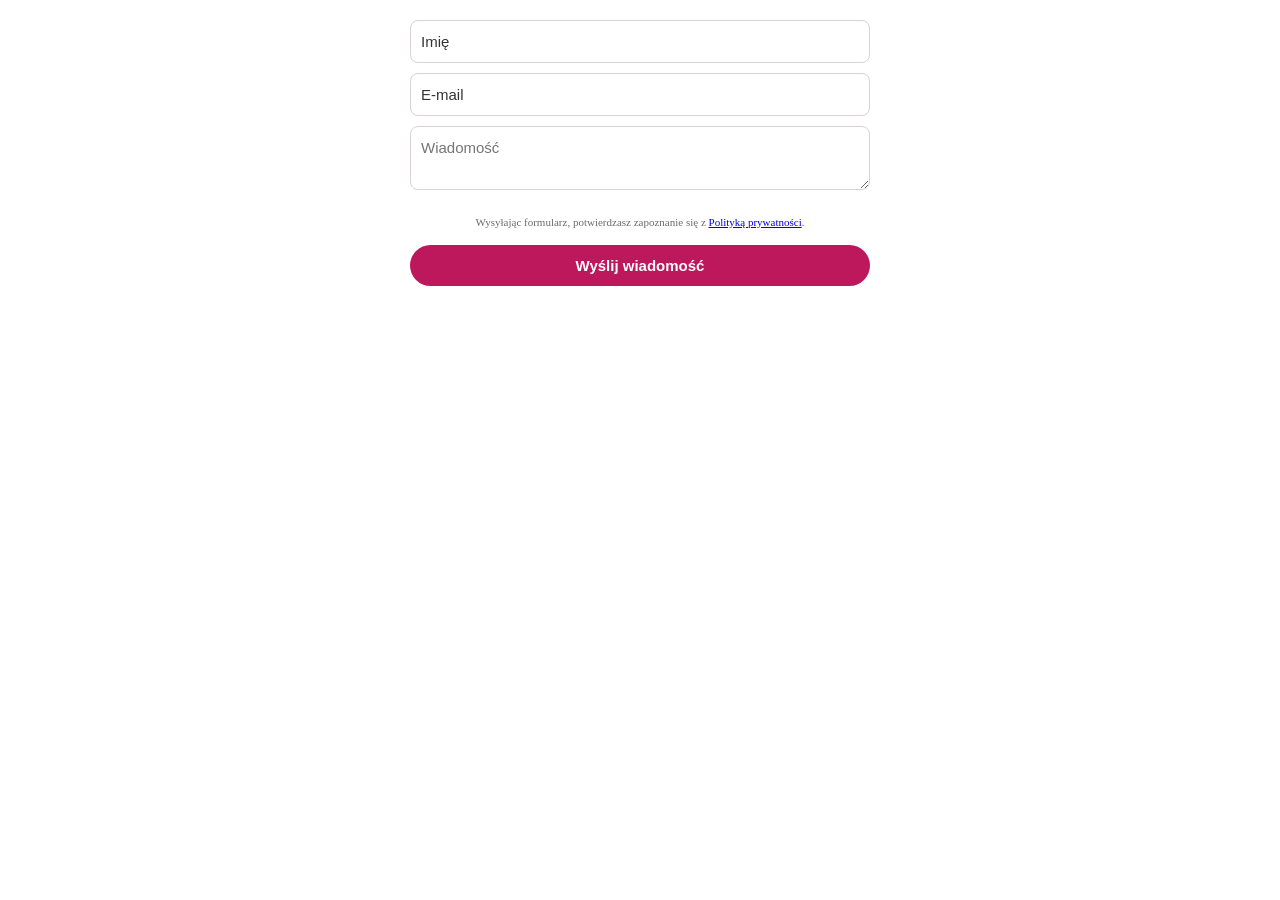
<file: contact.html>
<!doctype html>
<html lang="pl">
<head>
<meta charset="utf-8">
<meta name="viewport" content="width=device-width, initial-scale=1">
<title>Kontakt z Polyglot</title>
<style>
html, body {
  margin: 0 !important;
  padding: 0 !important;
  background: transparent !important;
  overflow: hidden;
}
</style>
</head>
<body>
<style type="text/css">@import url("https://assets.mlcdn.com/fonts.css?version=1787139");</style>
    <style type="text/css">
    /* LOADER */
    .ml-form-embedSubmitLoad {
      display: inline-block;
      width: 20px;
      height: 20px;
    }

    .g-recaptcha {
    transform: scale(1);
    -webkit-transform: scale(1);
    transform-origin: 0 0;
    -webkit-transform-origin: 0 0;
    height: ;
    }

    .sr-only {
      position: absolute;
      width: 1px;
      height: 1px;
      padding: 0;
      margin: -1px;
      overflow: hidden;
      clip: rect(0,0,0,0);
      border: 0;
    }

    .ml-form-embedSubmitLoad:after {
      content: " ";
      display: block;
      width: 11px;
      height: 11px;
      margin: 1px;
      border-radius: 50%;
      border: 4px solid #fff;
    border-color: #ffffff #ffffff #ffffff transparent;
    animation: ml-form-embedSubmitLoad 1.2s linear infinite;
    }
    @keyframes ml-form-embedSubmitLoad {
      0% {
      transform: rotate(0deg);
      }
      100% {
      transform: rotate(360deg);
      }
    }
      #mlb2-45041968.ml-form-embedContainer {
        box-sizing: border-box;
        display: table;
        margin: 0 auto;
        position: static;
        width: 100% !important;
      }
      #mlb2-45041968.ml-form-embedContainer h4,
      #mlb2-45041968.ml-form-embedContainer p,
      #mlb2-45041968.ml-form-embedContainer span,
      #mlb2-45041968.ml-form-embedContainer button {
        text-transform: none !important;
        letter-spacing: normal !important;
      }
      #mlb2-45041968.ml-form-embedContainer .ml-form-embedWrapper {
        background-color: #FFFFFF;
        
        border-width: 0px;
        border-color: transparent;
        border-radius: 12px;
        border-style: solid;
        box-sizing: border-box;
        display: inline-block !important;
        margin: 0;
        padding: 0;
        position: relative;
              }
      #mlb2-45041968.ml-form-embedContainer .ml-form-embedWrapper.embedPopup,
      #mlb2-45041968.ml-form-embedContainer .ml-form-embedWrapper.embedDefault { width: 500px; }
      #mlb2-45041968.ml-form-embedContainer .ml-form-embedWrapper.embedForm { max-width: 500px; width: 100%; }
      #mlb2-45041968.ml-form-embedContainer .ml-form-align-left { text-align: left; }
      #mlb2-45041968.ml-form-embedContainer .ml-form-align-center { text-align: center; }
      #mlb2-45041968.ml-form-embedContainer .ml-form-align-default { display: table-cell !important; vertical-align: middle !important; text-align: center !important; }
      #mlb2-45041968.ml-form-embedContainer .ml-form-align-right { text-align: right; }
      #mlb2-45041968.ml-form-embedContainer .ml-form-embedWrapper .ml-form-embedHeader img {
        border-top-left-radius: 12px;
        border-top-right-radius: 12px;
        height: auto;
        margin: 0 auto !important;
        max-width: 100%;
        width: undefinedpx;
      }
      #mlb2-45041968.ml-form-embedContainer .ml-form-embedWrapper .ml-form-embedBody,
      #mlb2-45041968.ml-form-embedContainer .ml-form-embedWrapper .ml-form-successBody {
        padding: 20px 20px 0 20px;
      }
      #mlb2-45041968.ml-form-embedContainer .ml-form-embedWrapper .ml-form-embedBody.ml-form-embedBodyHorizontal {
        padding-bottom: 0;
      }
      #mlb2-45041968.ml-form-embedContainer .ml-form-embedWrapper .ml-form-embedBody .ml-form-embedContent,
      #mlb2-45041968.ml-form-embedContainer .ml-form-embedWrapper .ml-form-successBody .ml-form-successContent {
        text-align: left;
        margin: 0 0 20px 0;
      }
      #mlb2-45041968.ml-form-embedContainer .ml-form-embedWrapper .ml-form-embedBody .ml-form-embedContent h4,
      #mlb2-45041968.ml-form-embedContainer .ml-form-embedWrapper .ml-form-successBody .ml-form-successContent h4 {
        color: #000000;
        font-family: 'Open Sans', Arial, Helvetica, sans-serif;
        font-size: 30px;
        font-weight: 400;
        margin: 0 0 10px 0;
        text-align: left;
        word-break: break-word;
      }
      #mlb2-45041968.ml-form-embedContainer .ml-form-embedWrapper .ml-form-embedBody .ml-form-embedContent p,
      #mlb2-45041968.ml-form-embedContainer .ml-form-embedWrapper .ml-form-successBody .ml-form-successContent p {
        color: #000000;
        font-family: 'Open Sans', Arial, Helvetica, sans-serif;
        font-size: 14px;
        font-weight: 400;
        line-height: 20px;
        margin: 0 0 10px 0;
        text-align: left;
      }
      #mlb2-45041968.ml-form-embedContainer .ml-form-embedWrapper .ml-form-embedBody .ml-form-embedContent ul,
      #mlb2-45041968.ml-form-embedContainer .ml-form-embedWrapper .ml-form-embedBody .ml-form-embedContent ol,
      #mlb2-45041968.ml-form-embedContainer .ml-form-embedWrapper .ml-form-successBody .ml-form-successContent ul,
      #mlb2-45041968.ml-form-embedContainer .ml-form-embedWrapper .ml-form-successBody .ml-form-successContent ol {
        color: #000000;
        font-family: 'Open Sans', Arial, Helvetica, sans-serif;
        font-size: 14px;
      }
      #mlb2-45041968.ml-form-embedContainer .ml-form-embedWrapper .ml-form-embedBody .ml-form-embedContent ol ol,
      #mlb2-45041968.ml-form-embedContainer .ml-form-embedWrapper .ml-form-successBody .ml-form-successContent ol ol {
        list-style-type: lower-alpha;
      }
      #mlb2-45041968.ml-form-embedContainer .ml-form-embedWrapper .ml-form-embedBody .ml-form-embedContent ol ol ol,
      #mlb2-45041968.ml-form-embedContainer .ml-form-embedWrapper .ml-form-successBody .ml-form-successContent ol ol ol {
        list-style-type: lower-roman;
      }
      #mlb2-45041968.ml-form-embedContainer .ml-form-embedWrapper .ml-form-embedBody .ml-form-embedContent p a,
      #mlb2-45041968.ml-form-embedContainer .ml-form-embedWrapper .ml-form-successBody .ml-form-successContent p a {
        color: #000000;
        text-decoration: underline;
      }

      #mlb2-45041968.ml-form-embedContainer .ml-form-embedWrapper .ml-block-form .ml-field-group {
        text-align: left!important;
      }

      #mlb2-45041968.ml-form-embedContainer .ml-form-embedWrapper .ml-block-form .ml-field-group label {
        margin-bottom: 5px;
        color: #333333;
        font-size: 14px;
        font-family: 'Open Sans', Arial, Helvetica, sans-serif;
        font-weight: bold; font-style: normal; text-decoration: none;;
        display: inline-block;
        line-height: 20px;
      }
      #mlb2-45041968.ml-form-embedContainer .ml-form-embedWrapper .ml-form-embedBody .ml-form-embedContent p:last-child,
      #mlb2-45041968.ml-form-embedContainer .ml-form-embedWrapper .ml-form-successBody .ml-form-successContent p:last-child {
        margin: 0;
      }
      #mlb2-45041968.ml-form-embedContainer .ml-form-embedWrapper .ml-form-embedBody form {
        margin: 0;
        width: 100%;
      }
      #mlb2-45041968.ml-form-embedContainer .ml-form-embedWrapper .ml-form-embedBody .ml-form-formContent,
      #mlb2-45041968.ml-form-embedContainer .ml-form-embedWrapper .ml-form-embedBody .ml-form-checkboxRow {
        margin: 0 0 20px 0;
        width: 100%;
      }
      #mlb2-45041968.ml-form-embedContainer .ml-form-embedWrapper .ml-form-embedBody .ml-form-checkboxRow {
        float: left;
      }
      #mlb2-45041968.ml-form-embedContainer .ml-form-embedWrapper .ml-form-embedBody .ml-form-formContent.horozintalForm {
        margin: 0;
        padding: 0 0 20px 0;
        width: 100%;
        height: auto;
        float: left;
      }
      #mlb2-45041968.ml-form-embedContainer .ml-form-embedWrapper .ml-form-embedBody .ml-form-fieldRow {
        margin: 0 0 10px 0;
        width: 100%;
      }
      #mlb2-45041968.ml-form-embedContainer .ml-form-embedWrapper .ml-form-embedBody .ml-form-fieldRow.ml-last-item {
        margin: 0;
      }
      #mlb2-45041968.ml-form-embedContainer .ml-form-embedWrapper .ml-form-embedBody .ml-form-fieldRow.ml-formfieldHorizintal {
        margin: 0;
      }
      #mlb2-45041968.ml-form-embedContainer .ml-form-embedWrapper .ml-form-embedBody .ml-form-fieldRow input {
        background-color: #ffffff !important;
        color: #333333 !important;
        border-color: #D8D2D0;
        border-radius: 8px !important;
        border-style: solid !important;
        border-width: 1px !important;
        font-family: 'Open Sans', Arial, Helvetica, sans-serif;
        font-size: 15px !important;
        height: auto;
        line-height: 21px !important;
        margin-bottom: 0;
        margin-top: 0;
        margin-left: 0;
        margin-right: 0;
        padding: 10px 10px !important;
        width: 100% !important;
        box-sizing: border-box !important;
        max-width: 100% !important;
      }
      #mlb2-45041968.ml-form-embedContainer .ml-form-embedWrapper .ml-form-embedBody .ml-form-fieldRow input::-webkit-input-placeholder,
      #mlb2-45041968.ml-form-embedContainer .ml-form-embedWrapper .ml-form-embedBody .ml-form-horizontalRow input::-webkit-input-placeholder { color: #333333; }

      #mlb2-45041968.ml-form-embedContainer .ml-form-embedWrapper .ml-form-embedBody .ml-form-fieldRow input::-moz-placeholder,
      #mlb2-45041968.ml-form-embedContainer .ml-form-embedWrapper .ml-form-embedBody .ml-form-horizontalRow input::-moz-placeholder { color: #333333; }

      #mlb2-45041968.ml-form-embedContainer .ml-form-embedWrapper .ml-form-embedBody .ml-form-fieldRow input:-ms-input-placeholder,
      #mlb2-45041968.ml-form-embedContainer .ml-form-embedWrapper .ml-form-embedBody .ml-form-horizontalRow input:-ms-input-placeholder { color: #333333; }

      #mlb2-45041968.ml-form-embedContainer .ml-form-embedWrapper .ml-form-embedBody .ml-form-fieldRow input:-moz-placeholder,
      #mlb2-45041968.ml-form-embedContainer .ml-form-embedWrapper .ml-form-embedBody .ml-form-horizontalRow input:-moz-placeholder { color: #333333; }

      #mlb2-45041968.ml-form-embedContainer .ml-form-embedWrapper .ml-form-embedBody .ml-form-fieldRow textarea, #mlb2-45041968.ml-form-embedContainer .ml-form-embedWrapper .ml-form-embedBody .ml-form-horizontalRow textarea {
        background-color: #ffffff !important;
        color: #333333 !important;
        border-color: #D8D2D0;
        border-radius: 8px !important;
        border-style: solid !important;
        border-width: 1px !important;
        font-family: 'Open Sans', Arial, Helvetica, sans-serif;
        font-size: 15px !important;
        height: auto;
        line-height: 21px !important;
        margin-bottom: 0;
        margin-top: 0;
        padding: 10px 10px !important;
        width: 100% !important;
        box-sizing: border-box !important;
        max-width: 100% !important;
      }

      #mlb2-45041968.ml-form-embedContainer .ml-form-embedWrapper .ml-form-embedBody .ml-form-fieldRow .custom-radio .custom-control-label::before, #mlb2-45041968.ml-form-embedContainer .ml-form-embedWrapper .ml-form-embedBody .ml-form-horizontalRow .custom-radio .custom-control-label::before, #mlb2-45041968.ml-form-embedContainer .ml-form-embedWrapper .ml-form-embedBody .ml-form-fieldRow .custom-checkbox .custom-control-label::before, #mlb2-45041968.ml-form-embedContainer .ml-form-embedWrapper .ml-form-embedBody .ml-form-horizontalRow .custom-checkbox .custom-control-label::before, #mlb2-45041968.ml-form-embedContainer .ml-form-embedWrapper .ml-form-embedBody .ml-form-embedPermissions .ml-form-embedPermissionsOptionsCheckbox .label-description::before, #mlb2-45041968.ml-form-embedContainer .ml-form-embedWrapper .ml-form-embedBody .ml-form-interestGroupsRow .ml-form-interestGroupsRowCheckbox .label-description::before, #mlb2-45041968.ml-form-embedContainer .ml-form-embedWrapper .ml-form-embedBody .ml-form-checkboxRow .label-description::before {
          border-color: #D8D2D0!important;
          background-color: #ffffff!important;
      }

      #mlb2-45041968.ml-form-embedContainer .ml-form-embedWrapper .ml-form-embedBody .ml-form-fieldRow input.custom-control-input[type="checkbox"]{
        box-sizing: border-box;
        padding: 0;
        position: absolute;
        z-index: -1;
        opacity: 0;
        margin-top: 5px;
        margin-left: -1.5rem;
        overflow: visible;
      }

      #mlb2-45041968.ml-form-embedContainer .ml-form-embedWrapper .ml-form-embedBody .ml-form-fieldRow .custom-checkbox .custom-control-label::before, #mlb2-45041968.ml-form-embedContainer .ml-form-embedWrapper .ml-form-embedBody .ml-form-horizontalRow .custom-checkbox .custom-control-label::before, #mlb2-45041968.ml-form-embedContainer .ml-form-embedWrapper .ml-form-embedBody .ml-form-embedPermissions .ml-form-embedPermissionsOptionsCheckbox .label-description::before, #mlb2-45041968.ml-form-embedContainer .ml-form-embedWrapper .ml-form-embedBody .ml-form-interestGroupsRow .ml-form-interestGroupsRowCheckbox .label-description::before, #mlb2-45041968.ml-form-embedContainer .ml-form-embedWrapper .ml-form-embedBody .ml-form-checkboxRow .label-description::before {
        border-radius: 4px!important;
      }


      #mlb2-45041968.ml-form-embedContainer .ml-form-embedWrapper .ml-form-embedBody .ml-form-checkboxRow input[type=checkbox]:checked~.label-description::after, #mlb2-45041968.ml-form-embedContainer .ml-form-embedWrapper .ml-form-embedBody .ml-form-embedPermissions .ml-form-embedPermissionsOptionsCheckbox input[type=checkbox]:checked~.label-description::after, #mlb2-45041968.ml-form-embedContainer .ml-form-embedWrapper .ml-form-embedBody .ml-form-fieldRow .custom-checkbox .custom-control-input:checked~.custom-control-label::after, #mlb2-45041968.ml-form-embedContainer .ml-form-embedWrapper .ml-form-embedBody .ml-form-horizontalRow .custom-checkbox .custom-control-input:checked~.custom-control-label::after, #mlb2-45041968.ml-form-embedContainer .ml-form-embedWrapper .ml-form-embedBody .ml-form-interestGroupsRow .ml-form-interestGroupsRowCheckbox input[type=checkbox]:checked~.label-description::after {
        background-image: url("data:image/svg+xml,%3csvg xmlns='http://www.w3.org/2000/svg' viewBox='0 0 8 8'%3e%3cpath fill='%23fff' d='M6.564.75l-3.59 3.612-1.538-1.55L0 4.26 2.974 7.25 8 2.193z'/%3e%3c/svg%3e");
      }

      #mlb2-45041968.ml-form-embedContainer .ml-form-embedWrapper .ml-form-embedBody .ml-form-fieldRow .custom-radio .custom-control-input:checked~.custom-control-label::after, #mlb2-45041968.ml-form-embedContainer .ml-form-embedWrapper .ml-form-embedBody .ml-form-fieldRow .custom-radio .custom-control-input:checked~.custom-control-label::after {
        background-image: url("data:image/svg+xml,%3csvg xmlns='http://www.w3.org/2000/svg' viewBox='-4 -4 8 8'%3e%3ccircle r='3' fill='%23fff'/%3e%3c/svg%3e");
      }

      #mlb2-45041968.ml-form-embedContainer .ml-form-embedWrapper .ml-form-embedBody .ml-form-fieldRow .custom-radio .custom-control-input:checked~.custom-control-label::before, #mlb2-45041968.ml-form-embedContainer .ml-form-embedWrapper .ml-form-embedBody .ml-form-horizontalRow .custom-radio .custom-control-input:checked~.custom-control-label::before, #mlb2-45041968.ml-form-embedContainer .ml-form-embedWrapper .ml-form-embedBody .ml-form-fieldRow .custom-checkbox .custom-control-input:checked~.custom-control-label::before, #mlb2-45041968.ml-form-embedContainer .ml-form-embedWrapper .ml-form-embedBody .ml-form-horizontalRow .custom-checkbox .custom-control-input:checked~.custom-control-label::before, #mlb2-45041968.ml-form-embedContainer .ml-form-embedWrapper .ml-form-embedBody .ml-form-embedPermissions .ml-form-embedPermissionsOptionsCheckbox input[type=checkbox]:checked~.label-description::before, #mlb2-45041968.ml-form-embedContainer .ml-form-embedWrapper .ml-form-embedBody .ml-form-interestGroupsRow .ml-form-interestGroupsRowCheckbox input[type=checkbox]:checked~.label-description::before, #mlb2-45041968.ml-form-embedContainer .ml-form-embedWrapper .ml-form-embedBody .ml-form-checkboxRow input[type=checkbox]:checked~.label-description::before  {
          border-color: #000000!important;
          background-color: #000000!important;
      }

      #mlb2-45041968.ml-form-embedContainer .ml-form-embedWrapper .ml-form-embedBody .ml-form-fieldRow .custom-radio .custom-control-label::before, #mlb2-45041968.ml-form-embedContainer .ml-form-embedWrapper .ml-form-embedBody .ml-form-horizontalRow .custom-radio .custom-control-label::before, #mlb2-45041968.ml-form-embedContainer .ml-form-embedWrapper .ml-form-embedBody .ml-form-fieldRow .custom-radio .custom-control-label::after, #mlb2-45041968.ml-form-embedContainer .ml-form-embedWrapper .ml-form-embedBody .ml-form-horizontalRow .custom-radio .custom-control-label::after, #mlb2-45041968.ml-form-embedContainer .ml-form-embedWrapper .ml-form-embedBody .ml-form-fieldRow .custom-checkbox .custom-control-label::before, #mlb2-45041968.ml-form-embedContainer .ml-form-embedWrapper .ml-form-embedBody .ml-form-fieldRow .custom-checkbox .custom-control-label::after, #mlb2-45041968.ml-form-embedContainer .ml-form-embedWrapper .ml-form-embedBody .ml-form-horizontalRow .custom-checkbox .custom-control-label::before, #mlb2-45041968.ml-form-embedContainer .ml-form-embedWrapper .ml-form-embedBody .ml-form-horizontalRow .custom-checkbox .custom-control-label::after {
           top: 2px;
           box-sizing: border-box;
      }

      #mlb2-45041968.ml-form-embedContainer .ml-form-embedWrapper .ml-form-embedBody .ml-form-embedPermissions .ml-form-embedPermissionsOptionsCheckbox .label-description::before, #mlb2-45041968.ml-form-embedContainer .ml-form-embedWrapper .ml-form-embedBody .ml-form-embedPermissions .ml-form-embedPermissionsOptionsCheckbox .label-description::after, #mlb2-45041968.ml-form-embedContainer .ml-form-embedWrapper .ml-form-embedBody .ml-form-checkboxRow .label-description::before, #mlb2-45041968.ml-form-embedContainer .ml-form-embedWrapper .ml-form-embedBody .ml-form-checkboxRow .label-description::after {
           top: 0px!important;
           box-sizing: border-box!important;
      }

      #mlb2-45041968.ml-form-embedContainer .ml-form-embedWrapper .ml-form-embedBody .ml-form-checkboxRow .label-description::before, #mlb2-45041968.ml-form-embedContainer .ml-form-embedWrapper .ml-form-embedBody .ml-form-checkboxRow .label-description::after {
        top: 0px!important;
           box-sizing: border-box!important;
      }

       #mlb2-45041968.ml-form-embedContainer .ml-form-embedWrapper .ml-form-embedBody .ml-form-interestGroupsRow .ml-form-interestGroupsRowCheckbox .label-description::after {
            top: 0px!important;
            box-sizing: border-box!important;
            position: absolute;
            left: -1.5rem;
            display: block;
            width: 1rem;
            height: 1rem;
            content: "";
       }

      #mlb2-45041968.ml-form-embedContainer .ml-form-embedWrapper .ml-form-embedBody .ml-form-interestGroupsRow .ml-form-interestGroupsRowCheckbox .label-description::before {
        top: 0px!important;
        box-sizing: border-box!important;
      }

      #mlb2-45041968.ml-form-embedContainer .ml-form-embedWrapper .ml-form-embedBody .custom-control-label::before {
          position: absolute;
          top: 4px;
          left: -1.5rem;
          display: block;
          width: 16px;
          height: 16px;
          pointer-events: none;
          content: "";
          background-color: #ffffff;
          border: #adb5bd solid 1px;
          border-radius: 50%;
      }

      #mlb2-45041968.ml-form-embedContainer .ml-form-embedWrapper .ml-form-embedBody .custom-control-label::after {
          position: absolute;
          top: 2px!important;
          left: -1.5rem;
          display: block;
          width: 1rem;
          height: 1rem;
          content: "";
      }

      #mlb2-45041968.ml-form-embedContainer .ml-form-embedWrapper .ml-form-embedBody .ml-form-embedPermissions .ml-form-embedPermissionsOptionsCheckbox .label-description::before, #mlb2-45041968.ml-form-embedContainer .ml-form-embedWrapper .ml-form-embedBody .ml-form-interestGroupsRow .ml-form-interestGroupsRowCheckbox .label-description::before, #mlb2-45041968.ml-form-embedContainer .ml-form-embedWrapper .ml-form-embedBody .ml-form-checkboxRow .label-description::before {
          position: absolute;
          top: 4px;
          left: -1.5rem;
          display: block;
          width: 16px;
          height: 16px;
          pointer-events: none;
          content: "";
          background-color: #ffffff;
          border: #adb5bd solid 1px;
          border-radius: 50%;
      }

      #mlb2-45041968.ml-form-embedContainer .ml-form-embedWrapper .ml-form-embedBody .ml-form-embedPermissions .ml-form-embedPermissionsOptionsCheckbox .label-description::after {
          position: absolute;
          top: 0px!important;
          left: -1.5rem;
          display: block;
          width: 1rem;
          height: 1rem;
          content: "";
      }

      #mlb2-45041968.ml-form-embedContainer .ml-form-embedWrapper .ml-form-embedBody .ml-form-checkboxRow .label-description::after {
          position: absolute;
          top: 0px!important;
          left: -1.5rem;
          display: block;
          width: 1rem;
          height: 1rem;
          content: "";
      }

      #mlb2-45041968.ml-form-embedContainer .ml-form-embedWrapper .ml-form-embedBody .custom-radio .custom-control-label::after {
          background: no-repeat 50%/50% 50%;
      }
      #mlb2-45041968.ml-form-embedContainer .ml-form-embedWrapper .ml-form-embedBody .custom-checkbox .custom-control-label::after, #mlb2-45041968.ml-form-embedContainer .ml-form-embedWrapper .ml-form-embedBody .ml-form-embedPermissions .ml-form-embedPermissionsOptionsCheckbox .label-description::after, #mlb2-45041968.ml-form-embedContainer .ml-form-embedWrapper .ml-form-embedBody .ml-form-interestGroupsRow .ml-form-interestGroupsRowCheckbox .label-description::after, #mlb2-45041968.ml-form-embedContainer .ml-form-embedWrapper .ml-form-embedBody .ml-form-checkboxRow .label-description::after {
          background: no-repeat 50%/50% 50%;
      }

      #mlb2-45041968.ml-form-embedContainer .ml-form-embedWrapper .ml-form-embedBody .ml-form-fieldRow .custom-control, #mlb2-45041968.ml-form-embedContainer .ml-form-embedWrapper .ml-form-embedBody .ml-form-horizontalRow .custom-control {
        position: relative;
        display: block;
        min-height: 1.5rem;
        padding-left: 1.5rem;
      }

      #mlb2-45041968.ml-form-embedContainer .ml-form-embedWrapper .ml-form-embedBody .ml-form-fieldRow .custom-radio .custom-control-input, #mlb2-45041968.ml-form-embedContainer .ml-form-embedWrapper .ml-form-embedBody .ml-form-horizontalRow .custom-radio .custom-control-input, #mlb2-45041968.ml-form-embedContainer .ml-form-embedWrapper .ml-form-embedBody .ml-form-fieldRow .custom-checkbox .custom-control-input, #mlb2-45041968.ml-form-embedContainer .ml-form-embedWrapper .ml-form-embedBody .ml-form-horizontalRow .custom-checkbox .custom-control-input {
          position: absolute;
          z-index: -1;
          opacity: 0;
          box-sizing: border-box;
          padding: 0;
      }

      #mlb2-45041968.ml-form-embedContainer .ml-form-embedWrapper .ml-form-embedBody .ml-form-fieldRow .custom-radio .custom-control-label, #mlb2-45041968.ml-form-embedContainer .ml-form-embedWrapper .ml-form-embedBody .ml-form-horizontalRow .custom-radio .custom-control-label, #mlb2-45041968.ml-form-embedContainer .ml-form-embedWrapper .ml-form-embedBody .ml-form-fieldRow .custom-checkbox .custom-control-label, #mlb2-45041968.ml-form-embedContainer .ml-form-embedWrapper .ml-form-embedBody .ml-form-horizontalRow .custom-checkbox .custom-control-label {
          color: #000000;
          font-size: 12px!important;
          font-family: 'Open Sans', Arial, Helvetica, sans-serif;
          line-height: 22px;
          margin-bottom: 0;
          position: relative;
          vertical-align: top;
          font-style: normal;
          font-weight: 700;
      }

      #mlb2-45041968.ml-form-embedContainer .ml-form-embedWrapper .ml-form-embedBody .ml-form-fieldRow .custom-select, #mlb2-45041968.ml-form-embedContainer .ml-form-embedWrapper .ml-form-embedBody .ml-form-horizontalRow .custom-select {
        background-color: #ffffff !important;
        color: #333333 !important;
        border-color: #D8D2D0;
        border-radius: 8px !important;
        border-style: solid !important;
        border-width: 1px !important;
        font-family: 'Open Sans', Arial, Helvetica, sans-serif;
        font-size: 15px !important;
        line-height: 20px !important;
        margin-bottom: 0;
        margin-top: 0;
        padding: 10px 28px 10px 12px !important;
        width: 100% !important;
        box-sizing: border-box !important;
        max-width: 100% !important;
        height: auto;
        display: inline-block;
        vertical-align: middle;
        background: url('https://assets.mlcdn.com/ml/images/default/dropdown.svg') no-repeat right .75rem center/8px 10px;
        -webkit-appearance: none;
        -moz-appearance: none;
        appearance: none;
      }


      #mlb2-45041968.ml-form-embedContainer .ml-form-embedWrapper .ml-form-embedBody .ml-form-horizontalRow {
        height: auto;
        width: 100%;
        float: left;
      }
      .ml-form-formContent.horozintalForm .ml-form-horizontalRow .ml-input-horizontal { width: 70%; float: left; }
      .ml-form-formContent.horozintalForm .ml-form-horizontalRow .ml-button-horizontal { width: 30%; float: left; }
      .ml-form-formContent.horozintalForm .ml-form-horizontalRow .ml-button-horizontal.labelsOn { padding-top: 25px;  }
      .ml-form-formContent.horozintalForm .ml-form-horizontalRow .horizontal-fields { box-sizing: border-box; float: left; padding-right: 10px;  }
      #mlb2-45041968.ml-form-embedContainer .ml-form-embedWrapper .ml-form-embedBody .ml-form-horizontalRow input {
        background-color: #ffffff;
        color: #333333;
        border-color: #D8D2D0;
        border-radius: 8px;
        border-style: solid;
        border-width: 1px;
        font-family: 'Open Sans', Arial, Helvetica, sans-serif;
        font-size: 15px;
        line-height: 20px;
        margin-bottom: 0;
        margin-top: 0;
        padding: 10px 10px;
        width: 100%;
        box-sizing: border-box;
        overflow-y: initial;
      }
      #mlb2-45041968.ml-form-embedContainer .ml-form-embedWrapper .ml-form-embedBody .ml-form-horizontalRow button {
        background-color: #BE185D !important;
        border-color: #BE185D;
        border-style: solid;
        border-width: 1px;
        border-radius: 25px;
        box-shadow: none;
        color: #ffffff !important;
        cursor: pointer;
        font-family: 'Open Sans', Arial, Helvetica, sans-serif;
        font-size: 15px !important;
        font-weight: 700;
        line-height: 20px;
        margin: 0 !important;
        padding: 10px !important;
        width: 100%;
        height: auto;
      }
      #mlb2-45041968.ml-form-embedContainer .ml-form-embedWrapper .ml-form-embedBody .ml-form-horizontalRow button:hover {
        background-color: #9F164F !important;
        border-color: #9F164F !important;
      }
      #mlb2-45041968.ml-form-embedContainer .ml-form-embedWrapper .ml-form-embedBody .ml-form-checkboxRow input[type="checkbox"] {
        box-sizing: border-box;
        padding: 0;
        position: absolute;
        z-index: -1;
        opacity: 0;
        margin-top: 5px;
        margin-left: -1.5rem;
        overflow: visible;
      }
      #mlb2-45041968.ml-form-embedContainer .ml-form-embedWrapper .ml-form-embedBody .ml-form-checkboxRow .label-description {
        color: #000000;
        display: block;
        font-family: 'Open Sans', Arial, Helvetica, sans-serif;
        font-size: 12px;
        text-align: left;
        margin-bottom: 0;
        position: relative;
        vertical-align: top;
      }
      #mlb2-45041968.ml-form-embedContainer .ml-form-embedWrapper .ml-form-embedBody .ml-form-checkboxRow label {
        font-weight: normal;
        margin: 0;
        padding: 0;
        position: relative;
        display: block;
        min-height: 24px;
        padding-left: 24px;

      }
      #mlb2-45041968.ml-form-embedContainer .ml-form-embedWrapper .ml-form-embedBody .ml-form-checkboxRow label a {
        color: #000000;
        text-decoration: underline;
      }
      #mlb2-45041968.ml-form-embedContainer .ml-form-embedWrapper .ml-form-embedBody .ml-form-checkboxRow label p {
        color: #000000 !important;
        font-family: 'Open Sans', Arial, Helvetica, sans-serif !important;
        font-size: 12px !important;
        font-weight: normal !important;
        line-height: 18px !important;
        padding: 0 !important;
        margin: 0 5px 0 0 !important;
      }
      #mlb2-45041968.ml-form-embedContainer .ml-form-embedWrapper .ml-form-embedBody .ml-form-checkboxRow label p:last-child {
        margin: 0;
      }
      #mlb2-45041968.ml-form-embedContainer .ml-form-embedWrapper .ml-form-embedBody .ml-form-embedSubmit {
        margin: 0 0 20px 0;
        float: left;
        width: 100%;
      }
      #mlb2-45041968.ml-form-embedContainer .ml-form-embedWrapper .ml-form-embedBody .ml-form-embedSubmit button {
        background-color: #BE185D !important;
        border: none !important;
        border-radius: 25px !important;
        box-shadow: none !important;
        color: #ffffff !important;
        cursor: pointer;
        font-family: 'Open Sans', Arial, Helvetica, sans-serif !important;
        font-size: 15px !important;
        font-weight: 700 !important;
        line-height: 21px !important;
        height: auto;
        padding: 10px !important;
        width: 100% !important;
        box-sizing: border-box !important;
      }
      #mlb2-45041968.ml-form-embedContainer .ml-form-embedWrapper .ml-form-embedBody .ml-form-embedSubmit button.loading {
        display: none;
      }
      #mlb2-45041968.ml-form-embedContainer .ml-form-embedWrapper .ml-form-embedBody .ml-form-embedSubmit button:hover {
        background-color: #9F164F !important;
      }
      .ml-subscribe-close {
        width: 30px;
        height: 30px;
        background: url('https://assets.mlcdn.com/ml/images/default/modal_close.png') no-repeat;
        background-size: 30px;
        cursor: pointer;
        margin-top: -10px;
        margin-right: -10px;
        position: absolute;
        top: 0;
        right: 0;
      }
      .ml-error input, .ml-error textarea, .ml-error select {
        border-color: red!important;
      }

      .ml-error .custom-checkbox-radio-list {
        border: 1px solid red !important;
        border-radius: 12px;
        padding: 10px;
      }

      .ml-error .label-description,
      .ml-error .label-description p,
      .ml-error .label-description p a,
      .ml-error label:first-child {
        color: #ff0000 !important;
      }

      #mlb2-45041968.ml-form-embedContainer .ml-form-embedWrapper .ml-form-embedBody .ml-form-checkboxRow.ml-error .label-description p,
      #mlb2-45041968.ml-form-embedContainer .ml-form-embedWrapper .ml-form-embedBody .ml-form-checkboxRow.ml-error .label-description p:first-letter {
        color: #ff0000 !important;
      }
            @media only screen and (max-width: 500px){

        .ml-form-embedWrapper.embedDefault, .ml-form-embedWrapper.embedPopup { width: 100%!important; }
        .ml-form-formContent.horozintalForm { float: left!important; }
        .ml-form-formContent.horozintalForm .ml-form-horizontalRow { height: auto!important; width: 100%!important; float: left!important; }
        .ml-form-formContent.horozintalForm .ml-form-horizontalRow .ml-input-horizontal { width: 100%!important; }
        .ml-form-formContent.horozintalForm .ml-form-horizontalRow .ml-input-horizontal > div { padding-right: 0px!important; padding-bottom: 10px; }
        .ml-form-formContent.horozintalForm .ml-button-horizontal { width: 100%!important; }
        .ml-form-formContent.horozintalForm .ml-button-horizontal.labelsOn { padding-top: 0px!important; }

      }
    </style>

    
  
    
    

    
    

    
    

    

      
        
        
      

      
        
        
      

      

            
            
            
            
            
            
      

      

      
        
        
         
        
        
      

        
        
        
        
        
        
      

       

        
        
        
        
        
        
        
       


      
        
        
        
        
  



  
        
        
        
      


      
    
    
    
    
    
    
    
  

  
        
        
        
        
        
      

      
        
        
        
        
        
      

      
        
        
        
        
        
      

       

        
        
        
        
       

       
        
        
        
        
      

      
        
        
        
        
        
        
        
       

    

    


      


      

      
      

      

      





    

      
    <div id="mlb2-45041968" class="ml-form-embedContainer ml-subscribe-form ml-subscribe-form-45041968">
      <div class="ml-form-align-center ">
        <div class="ml-form-embedWrapper embedForm">

          
          

          <div class="ml-form-embedBody ml-form-embedBodyDefault row-form">

            <div class="ml-form-embedContent" style="margin-bottom: 0px; ">
              
            </div>

            <form class="ml-block-form" action="https://assets.mailerlite.com/jsonp/2549396/forms/196337881680184953/subscribe" data-code="" method="post" target="_blank">
              <div class="ml-form-formContent">
                

                  
                  <div class="ml-form-fieldRow ">
                    <div class="ml-field-group ml-field-name">

                      


                      <!-- input -->
                      <input aria-label="name" type="text" class="form-control" data-inputmask="" name="fields[name]" placeholder="Imię" autocomplete="given-name">
                      <!-- /input -->

                      <!-- textarea -->
                      
                      <!-- /textarea -->

                      <!-- select -->
                      
                      <!-- /select -->

                      <!-- checkboxes -->
            
            <!-- /checkboxes -->

                      <!-- radio -->
                      
                      <!-- /radio -->

                      <!-- countries -->
                      
                      <!-- /countries -->





                    </div>
                  </div><div class="ml-form-fieldRow ">
                    <div class="ml-field-group ml-field-email ml-validate-email ml-validate-required">

                      


                      <!-- input -->
                      <input aria-label="email" aria-required="true" required type="email" class="form-control" data-inputmask="" name="fields[email]" placeholder="E-mail" autocomplete="email">
                      <!-- /input -->

                      <!-- textarea -->
                      
                      <!-- /textarea -->

                      <!-- select -->
                      
                      <!-- /select -->

                      <!-- checkboxes -->
            
            <!-- /checkboxes -->

                      <!-- radio -->
                      
                      <!-- /radio -->

                      <!-- countries -->
                      
                      <!-- /countries -->





                    </div>
                  </div><div class="ml-form-fieldRow ml-last-item">
                    <div class="ml-field-group ml-field-wiadomosc ml-validate-required">

                      


                      <!-- input -->
                      
                      <!-- /input -->

                      <!-- textarea -->
                      <textarea class="form-control" name="fields[wiadomosc]" aria-label="wiadomosc" aria-required="true" required maxlength="1024" placeholder="Wiadomość"></textarea>
                      <!-- /textarea -->

                      <!-- select -->
                      
                      <!-- /select -->

                      <!-- checkboxes -->
            
            <!-- /checkboxes -->

                      <!-- radio -->
                      
                      <!-- /radio -->

                      <!-- countries -->
                      
                      <!-- /countries -->





                    </div>
                  </div>
                
              </div>

              

              <!-- Privacy policy -->
              
              <!-- /Privacy policy -->

              

              

              






              
              <input type="hidden" name="ml-submit" value="1">

              <p style="margin: 0 0 14px; color: #71686a; font-size: 11px; line-height: 1.55;">
                Wysyłając formularz, potwierdzasz zapoznanie się z
                <a href="/dokumenty/polityka-prywatnosci.pdf" target="_blank" rel="noreferrer">Polityką prywatności</a>.
              </p>

              <div class="ml-form-embedSubmit">
                
                  <button type="submit" class="primary">Wyślij wiadomość</button>
                
                <button disabled="disabled" style="display: none;" type="button" class="loading">
                  <div class="ml-form-embedSubmitLoad"></div>
                  <span class="sr-only">Loading...</span>
                </button>
              </div>

              
              <input type="hidden" name="anticsrf" value="true">
            </form>
          </div>

          <div class="ml-form-successBody row-success" style="display: none">

            <div class="ml-form-successContent">
              
                <h4>Dziękuję za wiadomość!</h4>
                <p>Wiadomość została wysłana. Odpowiem najszybciej, jak to możliwe.</p>
              
            </div>

          </div>
        </div>
      </div>
    </div>

  

  
  
  <script>
    function ml_webform_success_45041968() {
      var $ = ml_jQuery || jQuery;
      $('.ml-subscribe-form-45041968 .row-success').show();
      $('.ml-subscribe-form-45041968 .row-form').hide();
    }
      </script>
  
  
      <script src="https://groot.mailerlite.com/js/w/webforms.min.js?v83147fa8ce2d95cb73ece7f28b469519" type="text/javascript"></script>
        <script>
            fetch("https://assets.mailerlite.com/jsonp/2549396/forms/196337881680184953/takel")
        </script>

<script>
(function () {
  function reportHeight() {
    var h = Math.max(
      document.body ? document.body.scrollHeight : 0,
      document.documentElement ? document.documentElement.scrollHeight : 0
    );
    parent.postMessage({ type: 'polyglot-form-height', height: h }, '*');
  }
  window.addEventListener('load', reportHeight);
  window.addEventListener('resize', reportHeight);
  document.addEventListener('DOMContentLoaded', reportHeight);

  if (window.MutationObserver) {
    new MutationObserver(function () { setTimeout(reportHeight, 30); })
      .observe(document.documentElement, { childList: true, subtree: true, attributes: true });
  }

  [100, 300, 800, 1500, 3000].forEach(function (ms) {
    setTimeout(reportHeight, ms);
  });
})();
</script>

</body>
</html>
</file>
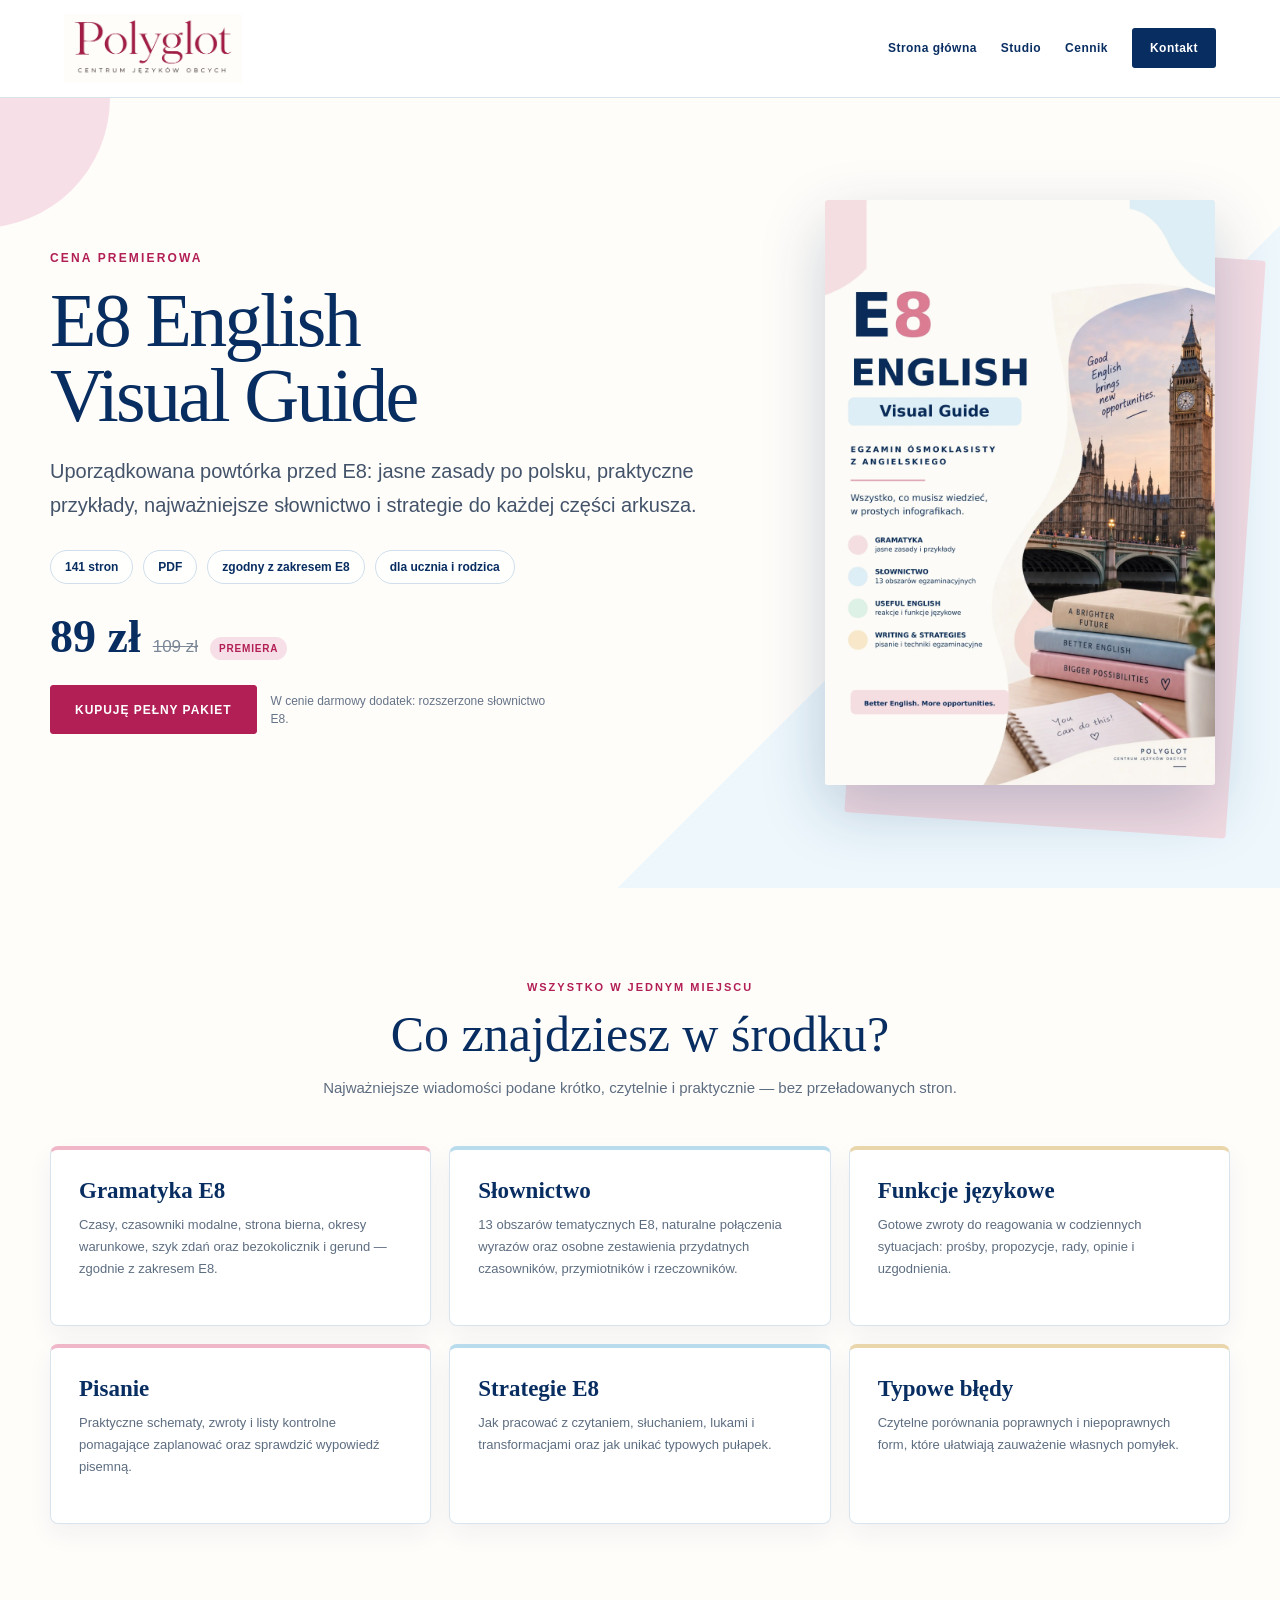
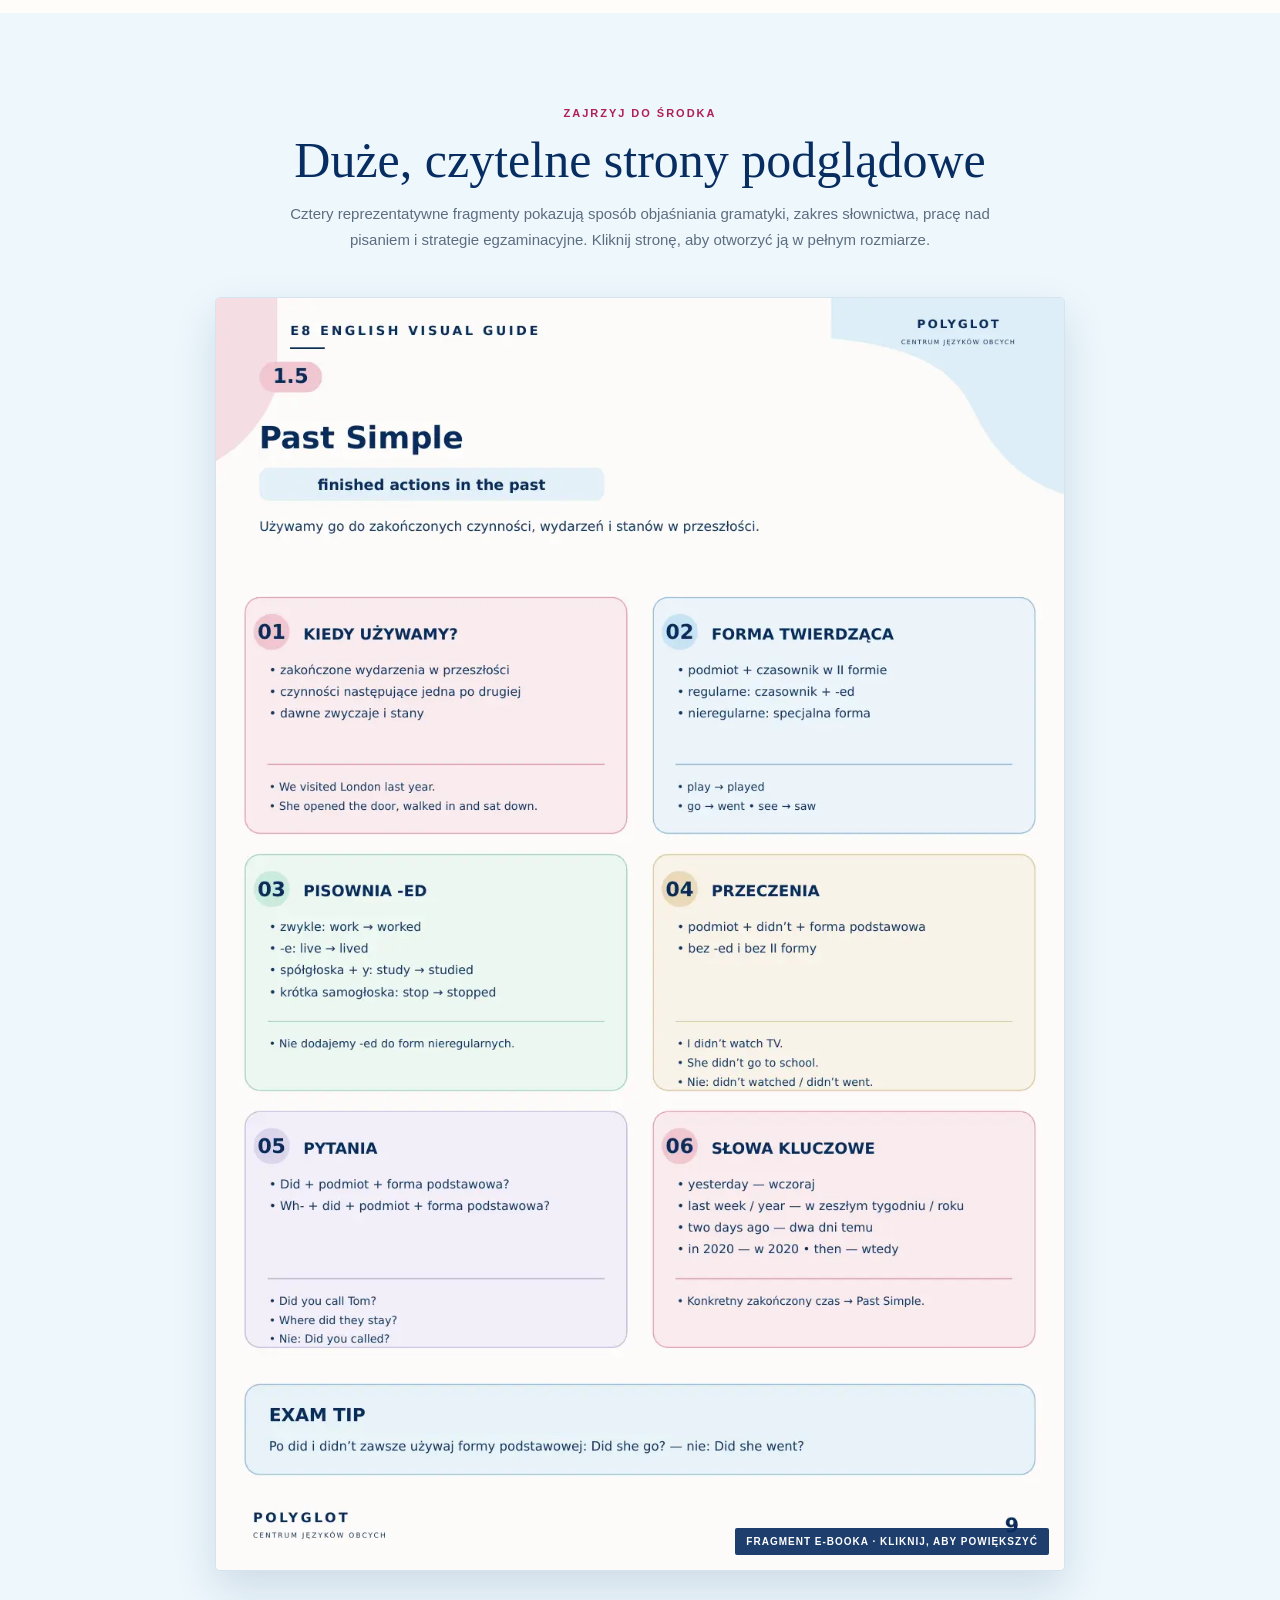
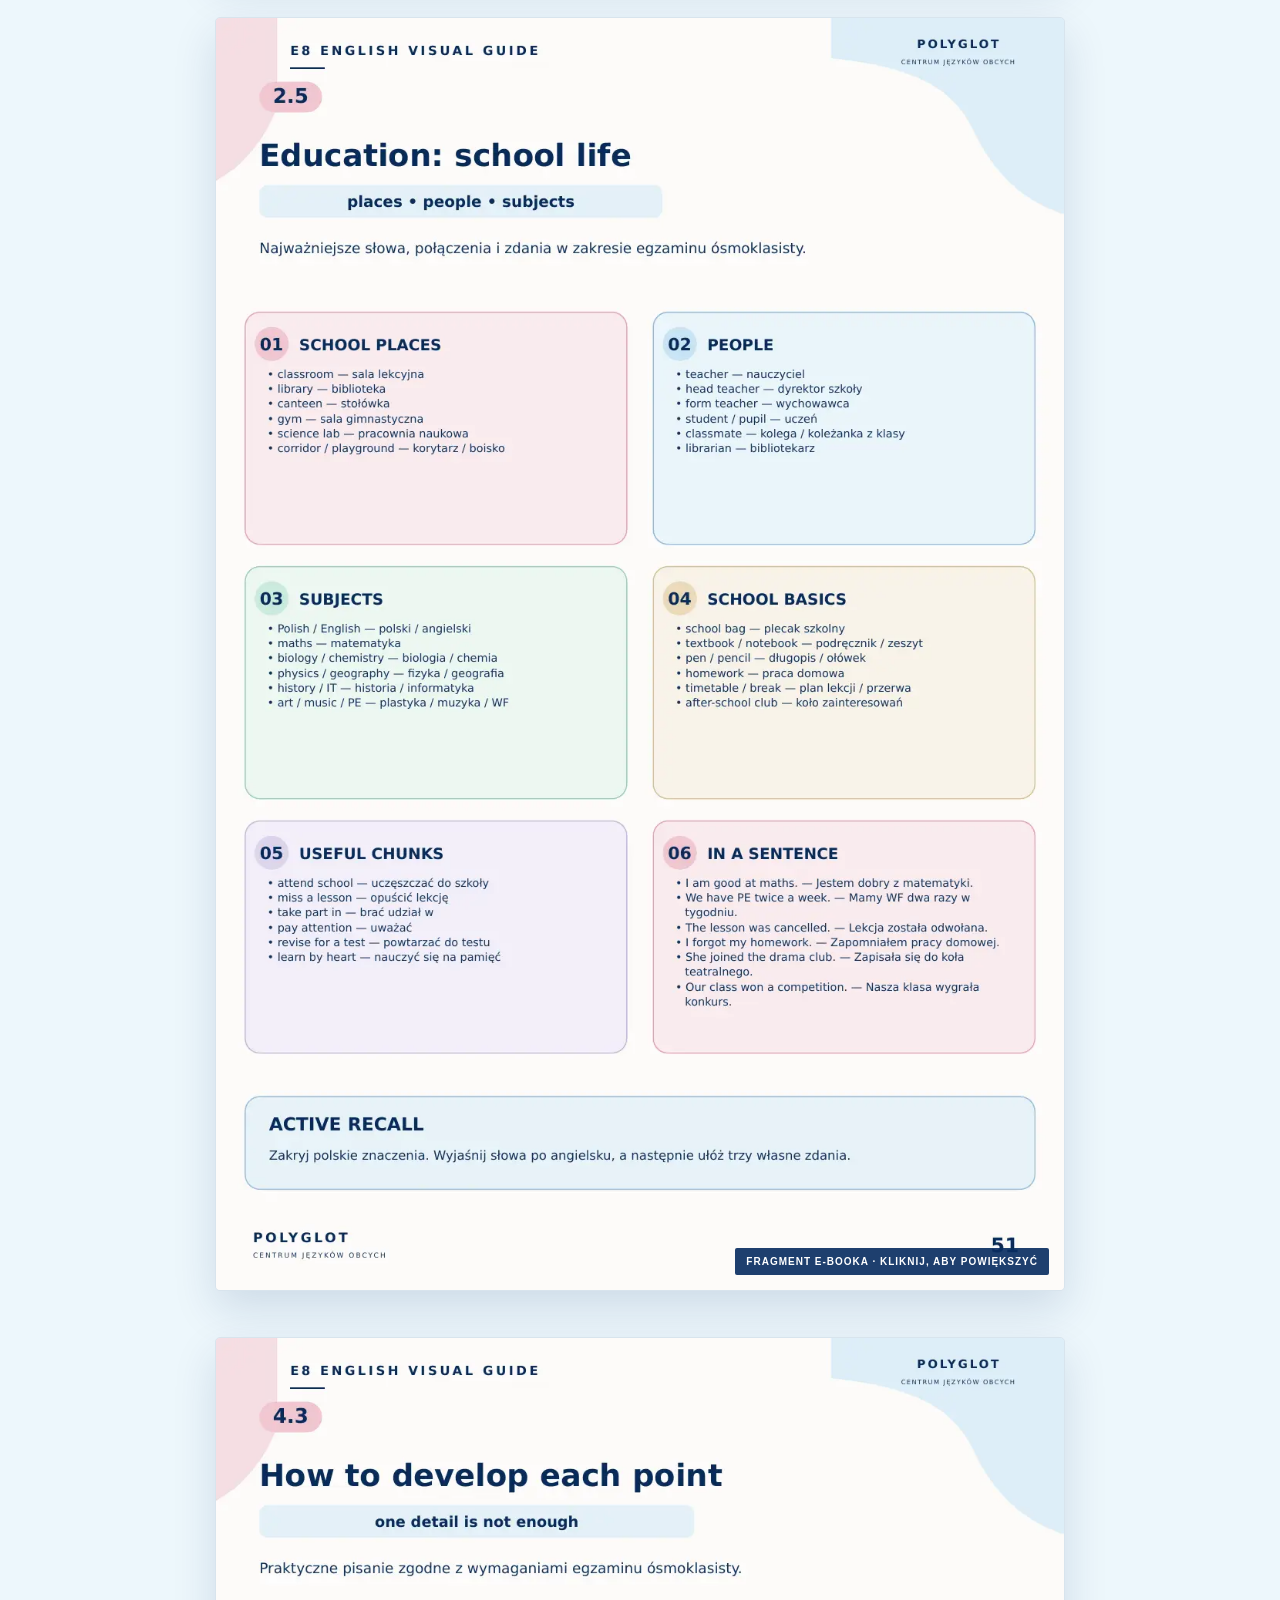
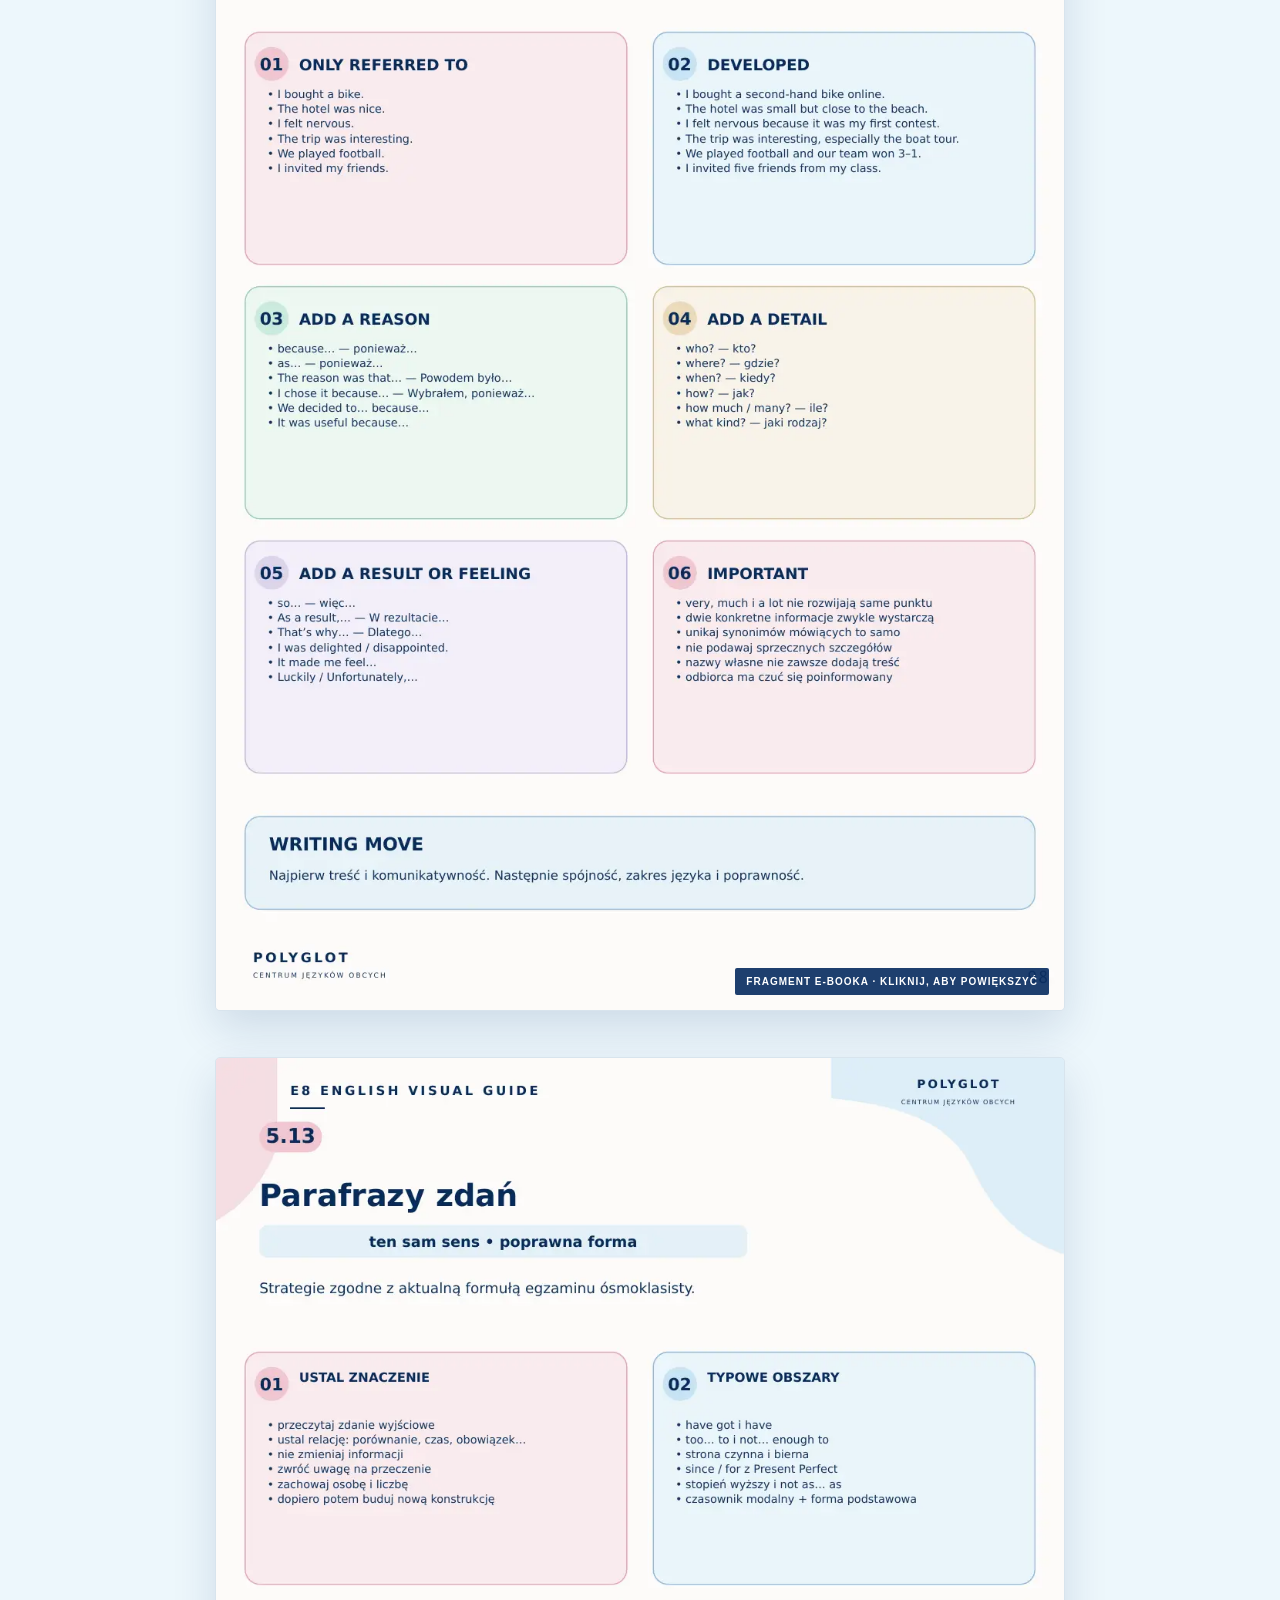
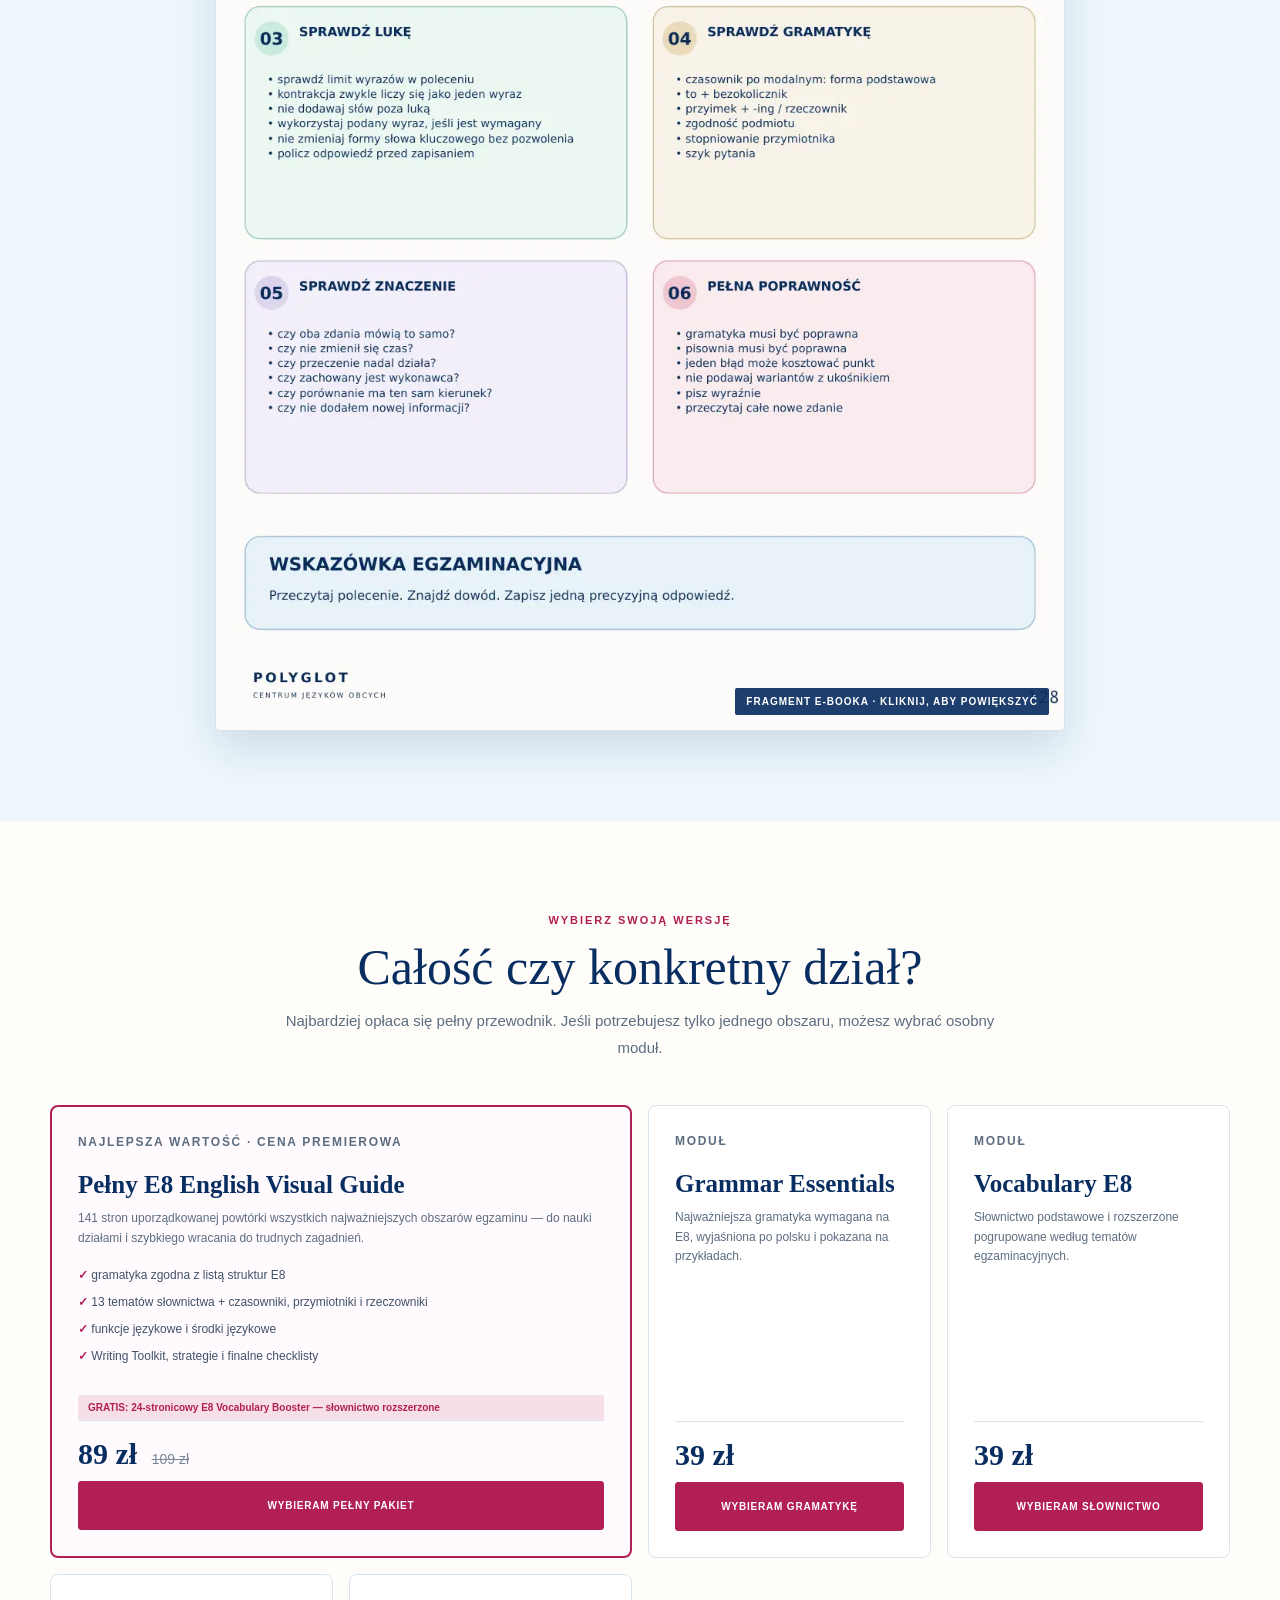
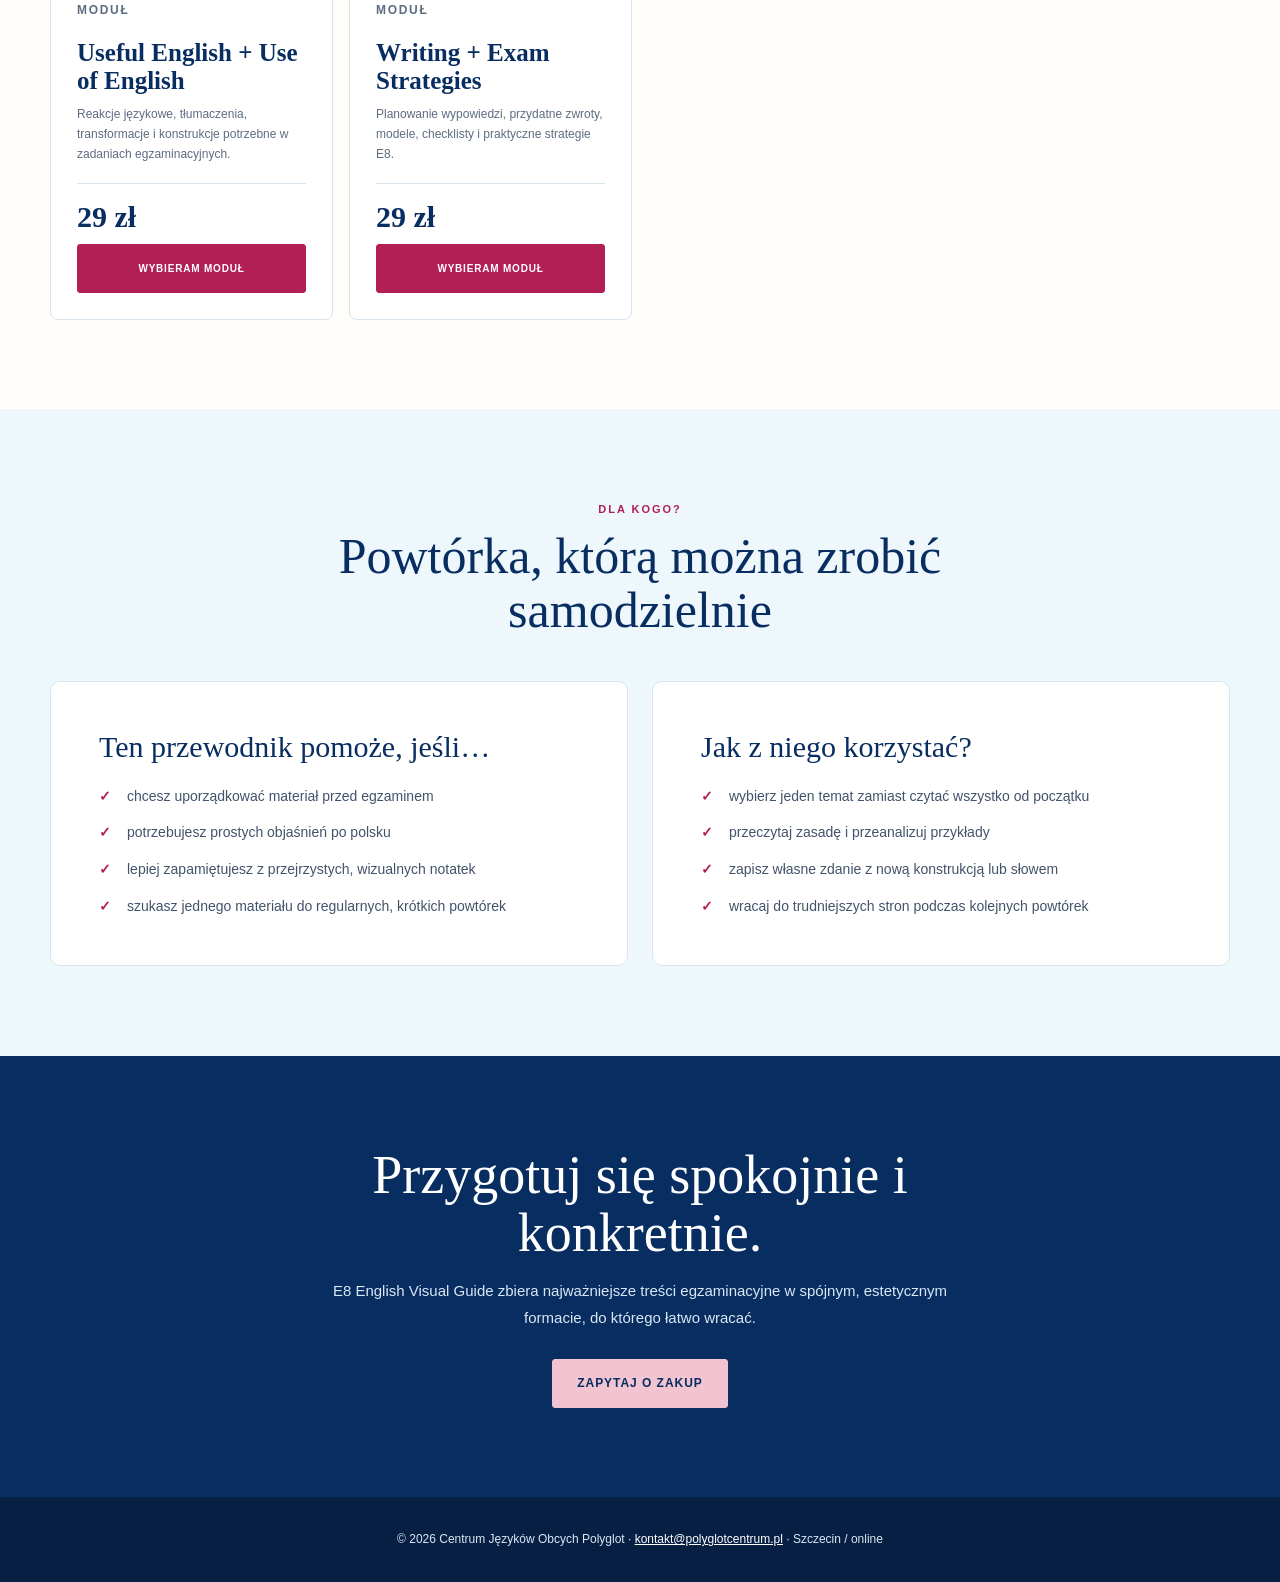
<file: e8-english-visual-guide.html>
<!doctype html>
<html lang="pl">
<head>
  <meta charset="UTF-8">
  <meta name="viewport" content="width=device-width,initial-scale=1">
  <title>E8 English Visual Guide | Polyglot Studio</title>
  <meta name="description" content="E8 English Visual Guide — 141 stron uporządkowanej powtórki do egzaminu ósmoklasisty: gramatyka, 13 obszarów słownictwa, funkcje językowe, pisanie i strategie.">
  <link rel="canonical" href="https://polyglotcentrum.pl/e8-english-visual-guide.html">
  <link rel="icon" href="/favicon.png">
  <meta property="og:title" content="E8 English Visual Guide | Polyglot Studio">
  <meta property="og:description" content="Gramatyka, słownictwo, funkcje językowe, pisanie i strategie E8 w jednym przejrzystym przewodniku.">
  <meta property="og:image" content="https://polyglotcentrum.pl/studio/e8-visual-guide-cover.webp">
  <style>
    :root{--navy:#082d61;--pink:#b21f55;--blue:#edf7fc;--rose:#f7dfe7;--cream:#fffdfa;--text:#43536a;--line:#d8e4ed}
    *{box-sizing:border-box}html{scroll-behavior:smooth}body{margin:0;background:var(--cream);color:var(--navy);font-family:Montserrat,Arial,sans-serif}a{color:inherit}.wrap{width:min(1180px,calc(100% - 44px));margin:auto}
    header{display:flex;align-items:center;justify-content:space-between;gap:24px;min-height:88px;padding:14px clamp(22px,5vw,80px);border-bottom:1px solid var(--line);background:#fff}header img{display:block;width:178px;height:auto}nav{display:flex;flex-wrap:wrap;gap:24px;align-items:center}nav a{text-decoration:none;font-size:12px;font-weight:650;letter-spacing:.04em}nav a:last-child{padding:13px 18px;background:var(--navy);color:#fff;border-radius:3px}
    .hero{position:relative;overflow:hidden;padding:clamp(64px,8vw,112px) 0;background:linear-gradient(135deg,var(--cream) 0 68%,var(--blue) 68% 100%)}.hero:before{content:"";position:absolute;width:260px;height:260px;border-radius:50%;background:var(--rose);left:-150px;top:-130px}.hero-grid{position:relative;display:grid;grid-template-columns:minmax(0,1.15fr) minmax(280px,.72fr);gap:clamp(42px,7vw,96px);align-items:center}.kicker{margin:0 0 18px;color:var(--pink);font-size:12px;font-weight:750;letter-spacing:.18em;text-transform:uppercase}h1,h2,h3{font-family:Georgia,"Times New Roman",serif}h1{max-width:760px;margin:0 0 22px;font-size:clamp(42px,6vw,76px);font-weight:500;line-height:.98;letter-spacing:-.035em}.lead{max-width:680px;margin:0 0 28px;color:var(--text);font-size:clamp(16px,1.6vw,20px);line-height:1.7}.badges{display:flex;flex-wrap:wrap;gap:10px;margin:0 0 30px;padding:0;list-style:none}.badges li{padding:9px 14px;border:1px solid #cfdfec;border-radius:999px;background:#ffffffd9;font-size:12px;font-weight:650}.actions{display:flex;flex-wrap:wrap;gap:14px;align-items:center}.button{display:inline-flex;align-items:center;justify-content:center;min-height:49px;padding:0 24px;border:1px solid var(--pink);border-radius:3px;background:var(--pink);color:#fff;text-decoration:none;font-size:12px;font-weight:750;letter-spacing:.08em;text-transform:uppercase}.button:hover{background:#8f1643}.note{max-width:285px;color:#667488;font-size:12px;line-height:1.5}.cover-wrap{position:relative;max-width:390px;justify-self:center}.cover-wrap:before{content:"";position:absolute;inset:8% -8% -7% 10%;border-radius:3px;background:#f3dce3;transform:rotate(4deg)}.cover{position:relative;display:block;width:100%;height:auto;border-radius:3px;box-shadow:0 24px 64px #082d6138}
    .hero-price{display:flex;align-items:baseline;gap:12px;margin:0 0 25px}.hero-price strong{font:600 clamp(32px,4vw,46px)/1 Georgia,serif;color:var(--navy)}.hero-price del{color:#7a8797;font-size:17px}.hero-price small{padding:6px 9px;border-radius:999px;background:var(--rose);color:var(--pink);font-size:10px;font-weight:750;letter-spacing:.08em;text-transform:uppercase}
    .section{padding:clamp(64px,7vw,96px) 0}.alt{background:var(--blue)}.heading{max-width:730px;margin:0 auto 44px;text-align:center}.heading span{color:var(--pink);font-size:11px;font-weight:750;letter-spacing:.18em;text-transform:uppercase}.heading h2{margin:12px 0 14px;font-size:clamp(32px,4vw,50px);font-weight:500;line-height:1.08}.heading p{margin:0;color:#5d6d80;font-size:15px;line-height:1.75}.features{display:grid;grid-template-columns:repeat(3,minmax(0,1fr));gap:18px}.card{min-height:180px;padding:28px;border:1px solid var(--line);border-radius:8px;background:#fff;box-shadow:0 10px 26px #082d610e}.card:nth-child(3n+1){border-top:4px solid #efb7c8}.card:nth-child(3n+2){border-top:4px solid #b9dced}.card:nth-child(3n){border-top:4px solid #ead6ab}.card h3{margin:0 0 10px;font-size:23px}.card p{margin:0;color:#5d6d80;font-size:13px;line-height:1.7}.columns{display:grid;grid-template-columns:1fr 1fr;gap:24px}.panel{padding:clamp(30px,4vw,48px);border:1px solid var(--line);border-radius:10px;background:#fff}.panel h3{margin:0 0 22px;font-size:30px;font-weight:500}.checks{display:grid;gap:15px;margin:0;padding:0;list-style:none;color:var(--text);font-size:14px;line-height:1.55}.checks li{position:relative;padding-left:28px}.checks li:before{content:"✓";position:absolute;left:0;color:var(--pink);font-weight:800}
    .preview-grid{display:grid;grid-template-columns:1fr;gap:46px;max-width:850px;margin:auto}.preview-item{position:relative;margin:0}.preview-item a{display:block}.preview-item:after{content:"FRAGMENT E-BOOKA · KLIKNIJ, ABY POWIĘKSZYĆ";position:absolute;right:16px;bottom:16px;padding:8px 11px;border-radius:2px;background:#082d61e8;color:#fff;font-size:10px;font-weight:750;letter-spacing:.1em;pointer-events:none}.preview-item img{display:block;width:100%;height:auto;border:1px solid var(--line);border-radius:5px;background:#fff;box-shadow:0 18px 44px #082d6122}
    .products{display:grid;grid-template-columns:repeat(4,minmax(0,1fr));gap:16px}.product{position:relative;display:flex;flex-direction:column;min-height:330px;padding:26px;border:1px solid var(--line);border-radius:8px;background:#fff}.product-main{grid-column:span 2;border:2px solid var(--pink);background:#fffafd}.product-label{margin:0 0 14px;color:var(--pink);font-size:10px;font-weight:750;letter-spacing:.14em;text-transform:uppercase}.product h3{margin:0 0 10px;font-size:25px;line-height:1.12}.product p{margin:0 0 18px;color:#5d6d80;font-size:12px;line-height:1.65}.product ul{display:grid;gap:9px;margin:0 0 22px;padding:0;list-style:none;color:var(--text);font-size:12px;line-height:1.5}.product li:before{content:"✓ ";color:var(--pink);font-weight:800}.product-price{margin-top:auto;padding-top:18px;border-top:1px solid var(--line)}.product-price strong{display:block;margin-bottom:12px;font:600 30px/1 Georgia,serif}.product-price del{margin-left:7px;color:#7a8797;font:400 14px Arial,sans-serif}.product .button{width:100%;padding:0 14px;font-size:10px}.bonus{display:inline-block;margin-top:8px;padding:7px 10px;border-radius:3px;background:var(--rose);color:var(--pink);font-size:10px;font-weight:700}
    .final{padding:clamp(60px,7vw,92px) 22px;text-align:center;background:var(--navy);color:#fff}.final h2{max-width:760px;margin:0 auto 16px;font-size:clamp(34px,4.4vw,54px);font-weight:500;line-height:1.08}.final p{max-width:680px;margin:0 auto 28px;color:#d9e8f4;font-size:15px;line-height:1.75}.final .button{background:#f2c3d0;border-color:#f2c3d0;color:var(--navy)}footer{padding:32px 22px;text-align:center;background:#061f43;color:#d9e8f4;font-size:12px;line-height:1.7}footer a{color:#fff}
    @media(max-width:900px){.products{grid-template-columns:1fr 1fr}.product-main{grid-column:span 2}}
    @media(max-width:820px){header{align-items:flex-start}nav{justify-content:flex-end;gap:12px 16px}.hero-grid,.columns{grid-template-columns:1fr}.features{grid-template-columns:1fr}.hero{text-align:center;background:linear-gradient(180deg,var(--cream) 0 72%,var(--blue) 72%)}.lead{margin-left:auto;margin-right:auto}.badges,.actions,.hero-price{justify-content:center}.cover-wrap{max-width:310px}.card{min-height:0}}
    @media(max-width:560px){header{display:block;text-align:center}header img{margin:0 auto 14px}nav{justify-content:center}nav a:not(:last-child){font-size:11px}.wrap{width:min(100% - 32px,1180px)}.products{grid-template-columns:1fr}.product-main{grid-column:auto}.hero-price{flex-wrap:wrap}.preview-item:after{font-size:8px;right:9px;bottom:9px}}
  </style>
</head>
<body>
  <header>
    <a href="/" aria-label="Polyglot — strona główna"><img src="/brand/polyglot-logo.png" alt="Centrum Języków Obcych Polyglot"></a>
    <nav aria-label="Główna nawigacja"><a href="/">Strona główna</a><a href="/studio">Studio</a><a href="/cennik">Cennik</a><a href="mailto:kontakt@polyglotcentrum.pl">Kontakt</a></nav>
  </header>
  <main>
    <section class="hero"><div class="wrap hero-grid"><div><p class="kicker">Cena premierowa</p><h1>E8 English<br>Visual Guide</h1><p class="lead">Uporządkowana powtórka przed E8: jasne zasady po polsku, praktyczne przykłady, najważniejsze słownictwo i strategie do każdej części arkusza.</p><ul class="badges"><li>141 stron</li><li>PDF</li><li>zgodny z zakresem E8</li><li>dla ucznia i rodzica</li></ul><div class="hero-price"><strong>89 zł</strong><del>109 zł</del><small>premiera</small></div><div class="actions"><a class="button" href="mailto:kontakt@polyglotcentrum.pl?subject=Kupuj%C4%99%20pe%C5%82ny%20E8%20English%20Visual%20Guide%20%E2%80%94%2089%20z%C5%82">Kupuję pełny pakiet</a><span class="note">W cenie darmowy dodatek: rozszerzone słownictwo E8.</span></div></div><div class="cover-wrap"><img class="cover" src="/e8-visual-guide-cover.webp" alt="Okładka e-booka E8 English Visual Guide" width="992" height="1403"></div></div></section>
    <section class="section"><div class="wrap"><div class="heading"><span>Wszystko w jednym miejscu</span><h2>Co znajdziesz w środku?</h2><p>Najważniejsze wiadomości podane krótko, czytelnie i praktycznie — bez przeładowanych stron.</p></div><div class="features">
      <article class="card"><h3>Gramatyka E8</h3><p>Czasy, czasowniki modalne, strona bierna, okresy warunkowe, szyk zdań oraz bezokolicznik i gerund — zgodnie z zakresem E8.</p></article>
      <article class="card"><h3>Słownictwo</h3><p>13 obszarów tematycznych E8, naturalne połączenia wyrazów oraz osobne zestawienia przydatnych czasowników, przymiotników i rzeczowników.</p></article>
      <article class="card"><h3>Funkcje językowe</h3><p>Gotowe zwroty do reagowania w codziennych sytuacjach: prośby, propozycje, rady, opinie i uzgodnienia.</p></article>
      <article class="card"><h3>Pisanie</h3><p>Praktyczne schematy, zwroty i listy kontrolne pomagające zaplanować oraz sprawdzić wypowiedź pisemną.</p></article>
      <article class="card"><h3>Strategie E8</h3><p>Jak pracować z czytaniem, słuchaniem, lukami i transformacjami oraz jak unikać typowych pułapek.</p></article>
      <article class="card"><h3>Typowe błędy</h3><p>Czytelne porównania poprawnych i niepoprawnych form, które ułatwiają zauważenie własnych pomyłek.</p></article>
    </div></div></section>
    <section class="section alt"><div class="wrap"><div class="heading"><span>Zajrzyj do środka</span><h2>Duże, czytelne strony podglądowe</h2><p>Cztery reprezentatywne fragmenty pokazują sposób objaśniania gramatyki, zakres słownictwa, pracę nad pisaniem i strategie egzaminacyjne. Kliknij stronę, aby otworzyć ją w pełnym rozmiarze.</p></div><div class="preview-grid"><figure class="preview-item"><a href="/e8-preview-9.webp" target="_blank" rel="noopener"><img src="/e8-preview-9.webp" alt="Przykładowa strona e-booka — Past Simple" loading="lazy"></a></figure><figure class="preview-item"><a href="/e8-preview-51.webp" target="_blank" rel="noopener"><img src="/e8-preview-51.webp" alt="Przykładowa strona e-booka — Education: school life" loading="lazy"></a></figure><figure class="preview-item"><a href="/e8-preview-98.webp" target="_blank" rel="noopener"><img src="/e8-preview-98.webp" alt="Przykładowa strona e-booka — rozwijanie podpunktów wypowiedzi pisemnej" loading="lazy"></a></figure><figure class="preview-item"><a href="/e8-preview-128.webp" target="_blank" rel="noopener"><img src="/e8-preview-128.webp" alt="Przykładowa strona e-booka — parafrazy zdań" loading="lazy"></a></figure></div></div></section>
    <section class="section"><div class="wrap"><div class="heading"><span>Wybierz swoją wersję</span><h2>Całość czy konkretny dział?</h2><p>Najbardziej opłaca się pełny przewodnik. Jeśli potrzebujesz tylko jednego obszaru, możesz wybrać osobny moduł.</p></div><div class="products">
      <article class="product product-main"><p class="product-label">Najlepsza wartość · cena premierowa</p><h3>Pełny E8 English Visual Guide</h3><p>141 stron uporządkowanej powtórki wszystkich najważniejszych obszarów egzaminu — do nauki działami i szybkiego wracania do trudnych zagadnień.</p><ul><li>gramatyka zgodna z listą struktur E8</li><li>13 tematów słownictwa + czasowniki, przymiotniki i rzeczowniki</li><li>funkcje językowe i środki językowe</li><li>Writing Toolkit, strategie i finalne checklisty</li></ul><span class="bonus">GRATIS: 24-stronicowy E8 Vocabulary Booster — słownictwo rozszerzone</span><div class="product-price"><strong>89 zł <del>109 zł</del></strong><a class="button" href="mailto:kontakt@polyglotcentrum.pl?subject=Kupuj%C4%99%20pe%C5%82ny%20E8%20English%20Visual%20Guide%20%E2%80%94%2089%20z%C5%82">Wybieram pełny pakiet</a></div></article>
      <article class="product"><p class="product-label">Moduł</p><h3>Grammar Essentials</h3><p>Najważniejsza gramatyka wymagana na E8, wyjaśniona po polsku i pokazana na przykładach.</p><div class="product-price"><strong>39 zł</strong><a class="button" href="mailto:kontakt@polyglotcentrum.pl?subject=Kupuj%C4%99%20modu%C5%82%20Grammar%20Essentials%20%E2%80%94%2039%20z%C5%82">Wybieram gramatykę</a></div></article>
      <article class="product"><p class="product-label">Moduł</p><h3>Vocabulary E8</h3><p>Słownictwo podstawowe i rozszerzone pogrupowane według tematów egzaminacyjnych.</p><div class="product-price"><strong>39 zł</strong><a class="button" href="mailto:kontakt@polyglotcentrum.pl?subject=Kupuj%C4%99%20modu%C5%82%20Vocabulary%20E8%20%E2%80%94%2039%20z%C5%82">Wybieram słownictwo</a></div></article>
      <article class="product"><p class="product-label">Moduł</p><h3>Useful English + Use of English</h3><p>Reakcje językowe, tłumaczenia, transformacje i konstrukcje potrzebne w zadaniach egzaminacyjnych.</p><div class="product-price"><strong>29 zł</strong><a class="button" href="mailto:kontakt@polyglotcentrum.pl?subject=Kupuj%C4%99%20Useful%20English%20%2B%20Use%20of%20English%20%E2%80%94%2029%20z%C5%82">Wybieram moduł</a></div></article>
      <article class="product"><p class="product-label">Moduł</p><h3>Writing + Exam Strategies</h3><p>Planowanie wypowiedzi, przydatne zwroty, modele, checklisty i praktyczne strategie E8.</p><div class="product-price"><strong>29 zł</strong><a class="button" href="mailto:kontakt@polyglotcentrum.pl?subject=Kupuj%C4%99%20Writing%20%2B%20Exam%20Strategies%20%E2%80%94%2029%20z%C5%82">Wybieram moduł</a></div></article>
    </div></div></section>
    <section class="section alt"><div class="wrap"><div class="heading"><span>Dla kogo?</span><h2>Powtórka, którą można zrobić samodzielnie</h2></div><div class="columns"><div class="panel"><h3>Ten przewodnik pomoże, jeśli…</h3><ul class="checks"><li>chcesz uporządkować materiał przed egzaminem</li><li>potrzebujesz prostych objaśnień po polsku</li><li>lepiej zapamiętujesz z przejrzystych, wizualnych notatek</li><li>szukasz jednego materiału do regularnych, krótkich powtórek</li></ul></div><div class="panel"><h3>Jak z niego korzystać?</h3><ul class="checks"><li>wybierz jeden temat zamiast czytać wszystko od początku</li><li>przeczytaj zasadę i przeanalizuj przykłady</li><li>zapisz własne zdanie z nową konstrukcją lub słowem</li><li>wracaj do trudniejszych stron podczas kolejnych powtórek</li></ul></div></div></div></section>
    <section class="final"><h2>Przygotuj się spokojnie i konkretnie.</h2><p>E8 English Visual Guide zbiera najważniejsze treści egzaminacyjne w spójnym, estetycznym formacie, do którego łatwo wracać.</p><a class="button" href="mailto:kontakt@polyglotcentrum.pl?subject=Chc%C4%99%20kupi%C4%87%20E8%20English%20Visual%20Guide">Zapytaj o zakup</a></section>
  </main>
  <footer>© 2026 Centrum Języków Obcych Polyglot · <a href="mailto:kontakt@polyglotcentrum.pl">kontakt@polyglotcentrum.pl</a> · Szczecin / online</footer>
</body>
</html>
</file>
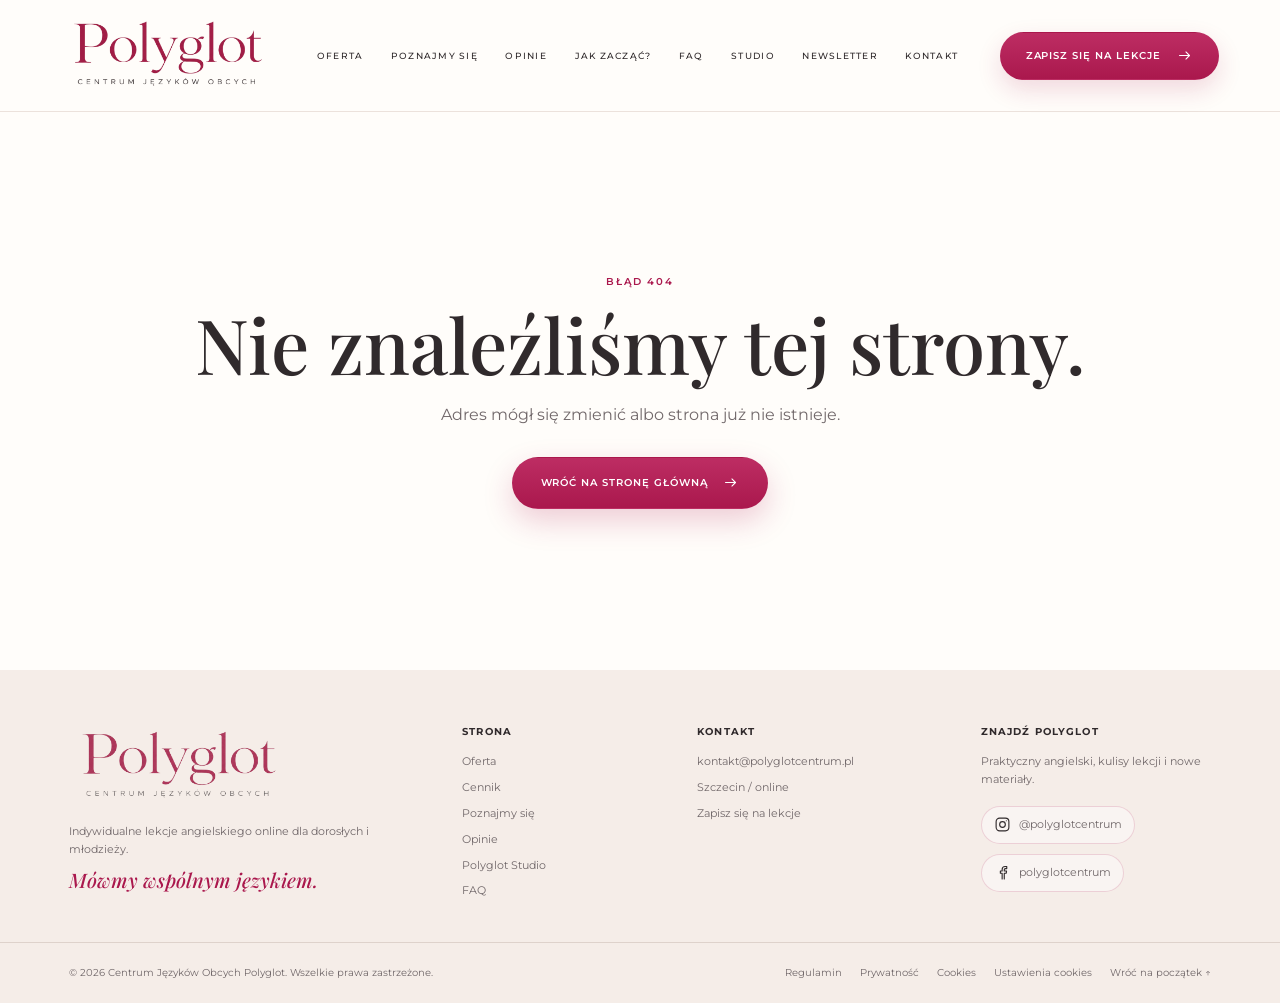
<file: index (2).html>
<!doctype html>
<html lang="pl">
  <head>
    <meta charset="UTF-8" />
    <meta name="viewport" content="width=device-width, initial-scale=1.0" />
    <title>Polyglot Studio — materiały do nauki angielskiego</title>
    <meta name="description" content="E-booki, materiały Business English, notatniki i narzędzia do samodzielnej nauki angielskiego w Polyglot Studio." />
    <meta name="robots" content="index, follow, max-image-preview:large" />
    <meta name="theme-color" content="#B21F55" />
    <link rel="canonical" href="https://polyglotcentrum.pl/studio" />
    <link rel="icon" href="/favicon.png" />
    <meta property="og:type" content="website" />
    <meta property="og:locale" content="pl_PL" />
    <meta property="og:site_name" content="Polyglot Centrum Języków Obcych" />
    <meta property="og:title" content="Polyglot Studio — materiały do nauki angielskiego" />
    <meta property="og:description" content="E-booki, materiały Business English, notatniki i narzędzia do samodzielnej nauki angielskiego w Polyglot Studio." />
    <meta property="og:url" content="https://polyglotcentrum.pl/studio" />
    <meta property="og:image" content="https://polyglotcentrum.pl/brand/polyglot-social.png" />
    <meta name="twitter:card" content="summary_large_image" />
    <meta name="twitter:title" content="Polyglot Studio — materiały do nauki angielskiego" />
    <meta name="twitter:description" content="E-booki, materiały Business English, notatniki i narzędzia do samodzielnej nauki angielskiego w Polyglot Studio." />
    <meta name="twitter:image" content="https://polyglotcentrum.pl/brand/polyglot-social.png" />
    <script type="application/ld+json">
      {
        "@context": "https://schema.org",
        "@type": "CollectionPage",
        "name": "Polyglot Studio",
        "description": "E-booki, materiały Business English, notatniki i narzędzia do samodzielnej nauki angielskiego.",
        "url": "https://polyglotcentrum.pl/studio",
        "isPartOf": {
          "@type": "WebSite",
          "name": "Polyglot Centrum Języków Obcych",
          "url": "https://polyglotcentrum.pl/"
        }
      }
    </script>
    <meta name="description" content="Angielski online dla dorosłych i młodzieży. Zajęcia indywidualne i w parach, przygotowanie do egzaminów oraz oferta dla firm — spokojnie, praktycznie i bez presji.">
    <link rel="icon" href="/favicon.png">
    <meta property="og:title" content="Polyglot — angielski online dla dorosłych i młodzieży">
    <meta property="og:description" content="Angielski online dla dorosłych i młodzieży. Zajęcia indywidualne i w parach, przygotowanie do egzaminów oraz oferta dla firm — spokojnie, praktycznie i bez presji.">
    <meta property="og:image" content="/brand/polyglot-social.png">
    <meta name="twitter:card" content="summary_large_image">
    <meta name="twitter:image" content="/brand/polyglot-social.png">
    <script type="module" crossorigin src="/assets/main-CQUwK2XR.js"></script>
    <link rel="stylesheet" crossorigin href="/assets/main-BfFDBV0x.css">
  </head>
  <body>
    <div id="root"></div>
  </body>
</html>
</file>
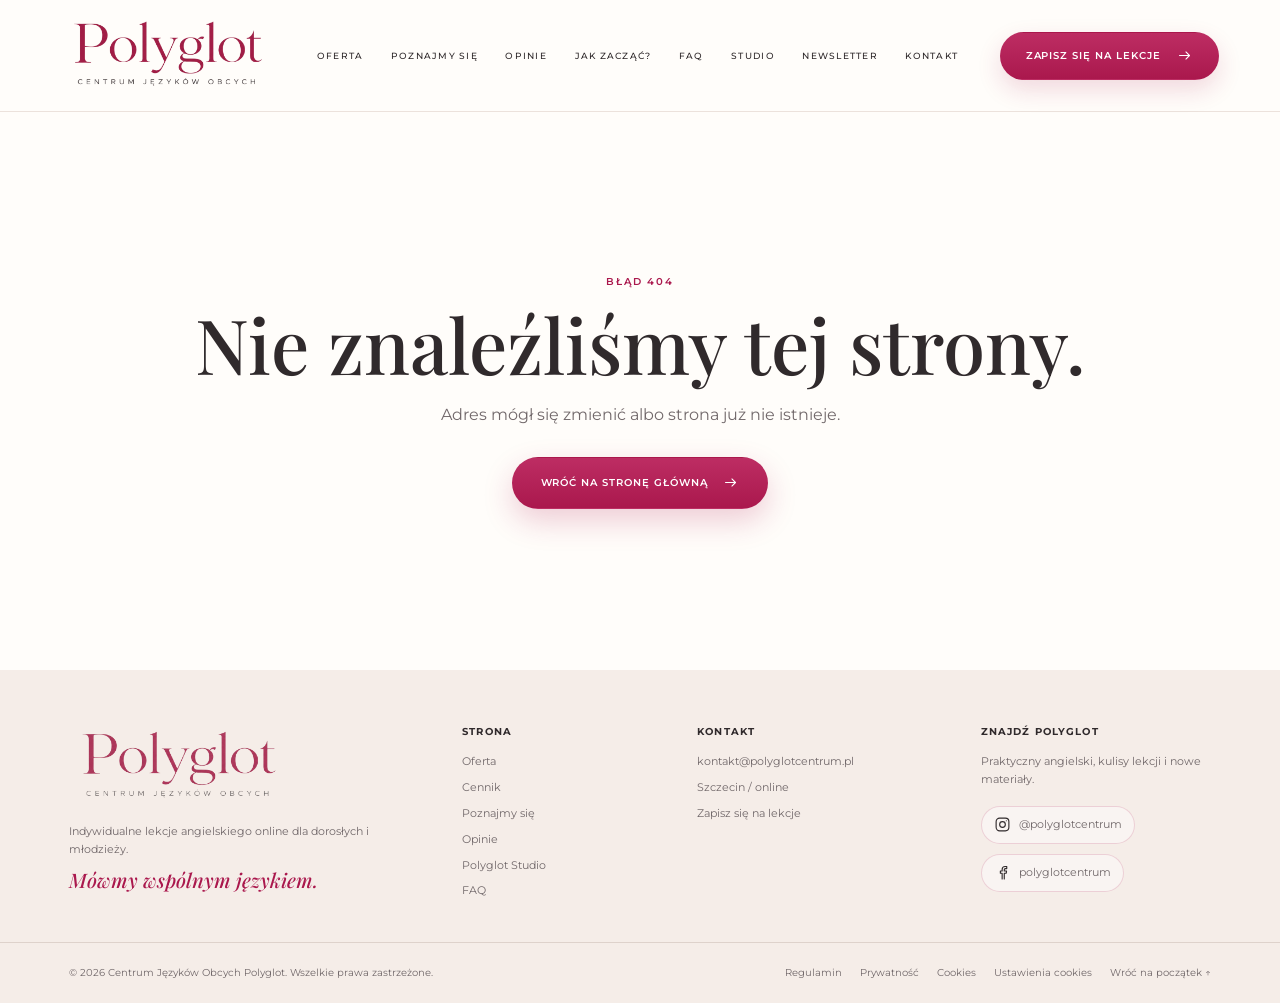
<file: index (3).html>
<!doctype html>
<html lang="pl">
  <head>
    
    <meta charset="UTF-8" />
    <meta name="viewport" content="width=device-width, initial-scale=1.0" />
    <title>Polyglot — angielski online dla dorosłych i młodzieży</title>
    
    <meta name="author" content="Dorota Jędruszek — Polyglot Centrum Języków Obcych" />
    <meta name="robots" content="index, follow, max-image-preview:large" />
    <meta name="theme-color" content="#B21F55" />
    <link rel="canonical" href="https://polyglotcentrum.pl/" />

    <meta property="og:type" content="website" />
    <meta property="og:locale" content="pl_PL" />
    <meta property="og:site_name" content="Polyglot Centrum Języków Obcych" />
    <meta property="og:url" content="https://polyglotcentrum.pl/" />
    <meta property="og:image:width" content="1200" />
    <meta property="og:image:height" content="630" />
    <meta property="og:image:alt" content="Polyglot — Mówmy wspólnym językiem" />

    <meta name="twitter:title" content="Polyglot — mówmy wspólnym językiem" />
    <meta
      name="twitter:description"
      content="Angielski online dla dorosłych i młodzieży. Praktycznie, spokojnie i bez presji."
    />
    <script type="application/ld+json">
      {
        "@context": "https://schema.org",
        "@type": "EducationalOrganization",
        "name": "Polyglot Centrum Języków Obcych",
        "url": "https://polyglotcentrum.pl/",
        "logo": "https://polyglotcentrum.pl/brand/polyglot-logo.png",
        "description": "Angielski online dla dorosłych i młodzieży. Zajęcia indywidualne i w parach, przygotowanie do egzaminów oraz oferta dla firm.",
        "founder": {
          "@type": "Person",
          "name": "Dorota Jędruszek"
        },
        "email": "kontakt@polyglotcentrum.pl",
        "sameAs": [
          "https://www.facebook.com/polyglotcentrum",
          "https://www.instagram.com/polyglotcentrum/"
        ],
        "areaServed": "PL",
        "availableLanguage": ["pl", "en"]
      }
    </script>
    <meta name="description" content="Angielski online dla dorosłych i młodzieży. Zajęcia indywidualne i w parach, przygotowanie do egzaminów oraz oferta dla firm — spokojnie, praktycznie i bez presji.">
    <link rel="icon" href="/favicon.png">
    <meta property="og:title" content="Polyglot — angielski online dla dorosłych i młodzieży">
    <meta property="og:description" content="Angielski online dla dorosłych i młodzieży. Zajęcia indywidualne i w parach, przygotowanie do egzaminów oraz oferta dla firm — spokojnie, praktycznie i bez presji.">
    <meta property="og:image" content="/brand/polyglot-social.png">
    <meta name="twitter:card" content="summary_large_image">
    <meta name="twitter:image" content="/brand/polyglot-social.png">
    <script type="module" crossorigin src="/assets/main-CQUwK2XR.js"></script>
    <link rel="stylesheet" crossorigin href="/assets/main-BfFDBV0x.css">
  </head>
  <body>
    
    <div id="root"></div>
    
  </body>
</html>
</file>
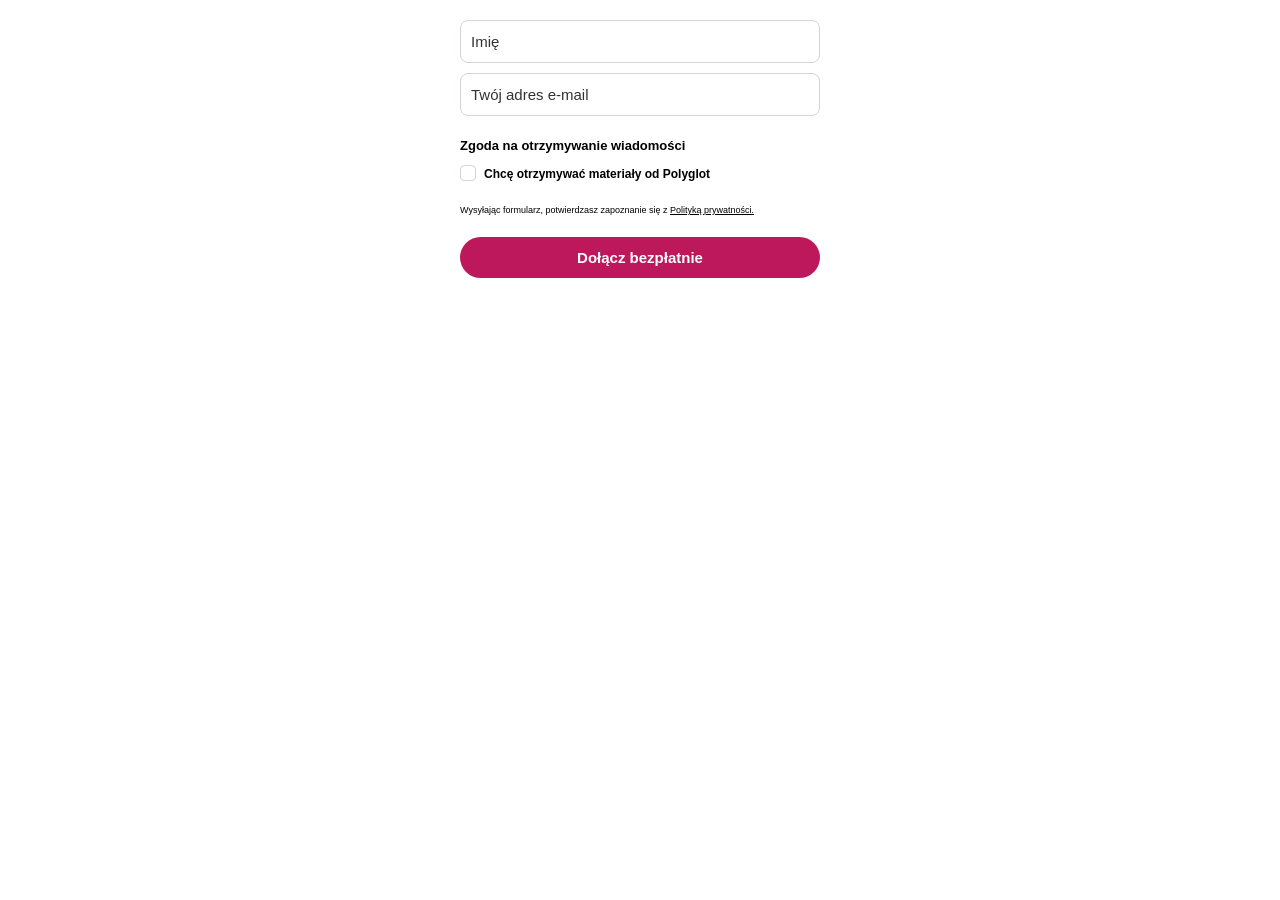
<file: newsletter.html>
<!doctype html>
<html lang="pl">
<head>
<meta charset="utf-8">
<meta name="viewport" content="width=device-width, initial-scale=1">
<title>Dołącz do społeczności Polyglot</title>
<style>
html, body {
  margin: 0 !important;
  padding: 0 !important;
  background: transparent !important;
  overflow: hidden;
}
</style>
</head>
<body>
<style type="text/css">@import url("https://assets.mlcdn.com/fonts.css?version=1787139");</style>
    <style type="text/css">
    /* LOADER */
    .ml-form-embedSubmitLoad {
      display: inline-block;
      width: 20px;
      height: 20px;
    }

    .g-recaptcha {
    transform: scale(1);
    -webkit-transform: scale(1);
    transform-origin: 0 0;
    -webkit-transform-origin: 0 0;
    height: ;
    }

    .sr-only {
      position: absolute;
      width: 1px;
      height: 1px;
      padding: 0;
      margin: -1px;
      overflow: hidden;
      clip: rect(0,0,0,0);
      border: 0;
    }

    .ml-form-embedSubmitLoad:after {
      content: " ";
      display: block;
      width: 11px;
      height: 11px;
      margin: 1px;
      border-radius: 50%;
      border: 4px solid #fff;
    border-color: #ffffff #ffffff #ffffff transparent;
    animation: ml-form-embedSubmitLoad 1.2s linear infinite;
    }
    @keyframes ml-form-embedSubmitLoad {
      0% {
      transform: rotate(0deg);
      }
      100% {
      transform: rotate(360deg);
      }
    }
      #mlb2-44383765.ml-form-embedContainer {
        box-sizing: border-box;
        display: table;
        margin: 0 auto;
        position: static;
        width: 100% !important;
      }
      #mlb2-44383765.ml-form-embedContainer h4,
      #mlb2-44383765.ml-form-embedContainer p,
      #mlb2-44383765.ml-form-embedContainer span,
      #mlb2-44383765.ml-form-embedContainer button {
        text-transform: none !important;
        letter-spacing: normal !important;
      }
      #mlb2-44383765.ml-form-embedContainer .ml-form-embedWrapper {
        background-color: #FFFFFF;
        
        border-width: 0px;
        border-color: transparent;
        border-radius: 12px;
        border-style: solid;
        box-sizing: border-box;
        display: inline-block !important;
        margin: 0;
        padding: 0;
        position: relative;
              }
      #mlb2-44383765.ml-form-embedContainer .ml-form-embedWrapper.embedPopup,
      #mlb2-44383765.ml-form-embedContainer .ml-form-embedWrapper.embedDefault { width: 400px; }
      #mlb2-44383765.ml-form-embedContainer .ml-form-embedWrapper.embedForm { max-width: 400px; width: 100%; }
      #mlb2-44383765.ml-form-embedContainer .ml-form-align-left { text-align: left; }
      #mlb2-44383765.ml-form-embedContainer .ml-form-align-center { text-align: center; }
      #mlb2-44383765.ml-form-embedContainer .ml-form-align-default { display: table-cell !important; vertical-align: middle !important; text-align: center !important; }
      #mlb2-44383765.ml-form-embedContainer .ml-form-align-right { text-align: right; }
      #mlb2-44383765.ml-form-embedContainer .ml-form-embedWrapper .ml-form-embedHeader img {
        border-top-left-radius: 12px;
        border-top-right-radius: 12px;
        height: auto;
        margin: 0 auto !important;
        max-width: 100%;
        width: undefinedpx;
      }
      #mlb2-44383765.ml-form-embedContainer .ml-form-embedWrapper .ml-form-embedBody,
      #mlb2-44383765.ml-form-embedContainer .ml-form-embedWrapper .ml-form-successBody {
        padding: 20px 20px 0 20px;
      }
      #mlb2-44383765.ml-form-embedContainer .ml-form-embedWrapper .ml-form-embedBody.ml-form-embedBodyHorizontal {
        padding-bottom: 0;
      }
      #mlb2-44383765.ml-form-embedContainer .ml-form-embedWrapper .ml-form-embedBody .ml-form-embedContent,
      #mlb2-44383765.ml-form-embedContainer .ml-form-embedWrapper .ml-form-successBody .ml-form-successContent {
        text-align: left;
        margin: 0 0 20px 0;
      }
      #mlb2-44383765.ml-form-embedContainer .ml-form-embedWrapper .ml-form-embedBody .ml-form-embedContent h4,
      #mlb2-44383765.ml-form-embedContainer .ml-form-embedWrapper .ml-form-successBody .ml-form-successContent h4 {
        color: #000000;
        font-family: 'Open Sans', Arial, Helvetica, sans-serif;
        font-size: 30px;
        font-weight: 400;
        margin: 0 0 10px 0;
        text-align: left;
        word-break: break-word;
      }
      #mlb2-44383765.ml-form-embedContainer .ml-form-embedWrapper .ml-form-embedBody .ml-form-embedContent p,
      #mlb2-44383765.ml-form-embedContainer .ml-form-embedWrapper .ml-form-successBody .ml-form-successContent p {
        color: #000000;
        font-family: 'Open Sans', Arial, Helvetica, sans-serif;
        font-size: 14px;
        font-weight: 400;
        line-height: 20px;
        margin: 0 0 10px 0;
        text-align: left;
      }
      #mlb2-44383765.ml-form-embedContainer .ml-form-embedWrapper .ml-form-embedBody .ml-form-embedContent ul,
      #mlb2-44383765.ml-form-embedContainer .ml-form-embedWrapper .ml-form-embedBody .ml-form-embedContent ol,
      #mlb2-44383765.ml-form-embedContainer .ml-form-embedWrapper .ml-form-successBody .ml-form-successContent ul,
      #mlb2-44383765.ml-form-embedContainer .ml-form-embedWrapper .ml-form-successBody .ml-form-successContent ol {
        color: #000000;
        font-family: 'Open Sans', Arial, Helvetica, sans-serif;
        font-size: 14px;
      }
      #mlb2-44383765.ml-form-embedContainer .ml-form-embedWrapper .ml-form-embedBody .ml-form-embedContent ol ol,
      #mlb2-44383765.ml-form-embedContainer .ml-form-embedWrapper .ml-form-successBody .ml-form-successContent ol ol {
        list-style-type: lower-alpha;
      }
      #mlb2-44383765.ml-form-embedContainer .ml-form-embedWrapper .ml-form-embedBody .ml-form-embedContent ol ol ol,
      #mlb2-44383765.ml-form-embedContainer .ml-form-embedWrapper .ml-form-successBody .ml-form-successContent ol ol ol {
        list-style-type: lower-roman;
      }
      #mlb2-44383765.ml-form-embedContainer .ml-form-embedWrapper .ml-form-embedBody .ml-form-embedContent p a,
      #mlb2-44383765.ml-form-embedContainer .ml-form-embedWrapper .ml-form-successBody .ml-form-successContent p a {
        color: #000000;
        text-decoration: underline;
      }

      #mlb2-44383765.ml-form-embedContainer .ml-form-embedWrapper .ml-block-form .ml-field-group {
        text-align: left!important;
      }

      #mlb2-44383765.ml-form-embedContainer .ml-form-embedWrapper .ml-block-form .ml-field-group label {
        margin-bottom: 5px;
        color: #333333;
        font-size: 10px;
        font-family: 'Open Sans', Arial, Helvetica, sans-serif;
        font-weight: bold; font-style: normal; text-decoration: none;;
        display: inline-block;
        line-height: 16px;
      }
      #mlb2-44383765.ml-form-embedContainer .ml-form-embedWrapper .ml-form-embedBody .ml-form-embedContent p:last-child,
      #mlb2-44383765.ml-form-embedContainer .ml-form-embedWrapper .ml-form-successBody .ml-form-successContent p:last-child {
        margin: 0;
      }
      #mlb2-44383765.ml-form-embedContainer .ml-form-embedWrapper .ml-form-embedBody form {
        margin: 0;
        width: 100%;
      }
      #mlb2-44383765.ml-form-embedContainer .ml-form-embedWrapper .ml-form-embedBody .ml-form-formContent,
      #mlb2-44383765.ml-form-embedContainer .ml-form-embedWrapper .ml-form-embedBody .ml-form-checkboxRow {
        margin: 0 0 20px 0;
        width: 100%;
      }
      #mlb2-44383765.ml-form-embedContainer .ml-form-embedWrapper .ml-form-embedBody .ml-form-checkboxRow {
        float: left;
      }
      #mlb2-44383765.ml-form-embedContainer .ml-form-embedWrapper .ml-form-embedBody .ml-form-formContent.horozintalForm {
        margin: 0;
        padding: 0 0 20px 0;
        width: 100%;
        height: auto;
        float: left;
      }
      #mlb2-44383765.ml-form-embedContainer .ml-form-embedWrapper .ml-form-embedBody .ml-form-fieldRow {
        margin: 0 0 10px 0;
        width: 100%;
      }
      #mlb2-44383765.ml-form-embedContainer .ml-form-embedWrapper .ml-form-embedBody .ml-form-fieldRow.ml-last-item {
        margin: 0;
      }
      #mlb2-44383765.ml-form-embedContainer .ml-form-embedWrapper .ml-form-embedBody .ml-form-fieldRow.ml-formfieldHorizintal {
        margin: 0;
      }
      #mlb2-44383765.ml-form-embedContainer .ml-form-embedWrapper .ml-form-embedBody .ml-form-fieldRow input {
        background-color: #ffffff !important;
        color: #333333 !important;
        border-color: #D8D2D0;
        border-radius: 8px !important;
        border-style: solid !important;
        border-width: 1px !important;
        font-family: 'Open Sans', Arial, Helvetica, sans-serif;
        font-size: 15px !important;
        height: auto;
        line-height: 21px !important;
        margin-bottom: 0;
        margin-top: 0;
        margin-left: 0;
        margin-right: 0;
        padding: 10px 10px !important;
        width: 100% !important;
        box-sizing: border-box !important;
        max-width: 100% !important;
      }
      #mlb2-44383765.ml-form-embedContainer .ml-form-embedWrapper .ml-form-embedBody .ml-form-fieldRow input::-webkit-input-placeholder,
      #mlb2-44383765.ml-form-embedContainer .ml-form-embedWrapper .ml-form-embedBody .ml-form-horizontalRow input::-webkit-input-placeholder { color: #333333; }

      #mlb2-44383765.ml-form-embedContainer .ml-form-embedWrapper .ml-form-embedBody .ml-form-fieldRow input::-moz-placeholder,
      #mlb2-44383765.ml-form-embedContainer .ml-form-embedWrapper .ml-form-embedBody .ml-form-horizontalRow input::-moz-placeholder { color: #333333; }

      #mlb2-44383765.ml-form-embedContainer .ml-form-embedWrapper .ml-form-embedBody .ml-form-fieldRow input:-ms-input-placeholder,
      #mlb2-44383765.ml-form-embedContainer .ml-form-embedWrapper .ml-form-embedBody .ml-form-horizontalRow input:-ms-input-placeholder { color: #333333; }

      #mlb2-44383765.ml-form-embedContainer .ml-form-embedWrapper .ml-form-embedBody .ml-form-fieldRow input:-moz-placeholder,
      #mlb2-44383765.ml-form-embedContainer .ml-form-embedWrapper .ml-form-embedBody .ml-form-horizontalRow input:-moz-placeholder { color: #333333; }

      #mlb2-44383765.ml-form-embedContainer .ml-form-embedWrapper .ml-form-embedBody .ml-form-fieldRow textarea, #mlb2-44383765.ml-form-embedContainer .ml-form-embedWrapper .ml-form-embedBody .ml-form-horizontalRow textarea {
        background-color: #ffffff !important;
        color: #333333 !important;
        border-color: #D8D2D0;
        border-radius: 8px !important;
        border-style: solid !important;
        border-width: 1px !important;
        font-family: 'Open Sans', Arial, Helvetica, sans-serif;
        font-size: 15px !important;
        height: auto;
        line-height: 21px !important;
        margin-bottom: 0;
        margin-top: 0;
        padding: 10px 10px !important;
        width: 100% !important;
        box-sizing: border-box !important;
        max-width: 100% !important;
      }

      #mlb2-44383765.ml-form-embedContainer .ml-form-embedWrapper .ml-form-embedBody .ml-form-fieldRow .custom-radio .custom-control-label::before, #mlb2-44383765.ml-form-embedContainer .ml-form-embedWrapper .ml-form-embedBody .ml-form-horizontalRow .custom-radio .custom-control-label::before, #mlb2-44383765.ml-form-embedContainer .ml-form-embedWrapper .ml-form-embedBody .ml-form-fieldRow .custom-checkbox .custom-control-label::before, #mlb2-44383765.ml-form-embedContainer .ml-form-embedWrapper .ml-form-embedBody .ml-form-horizontalRow .custom-checkbox .custom-control-label::before, #mlb2-44383765.ml-form-embedContainer .ml-form-embedWrapper .ml-form-embedBody .ml-form-embedPermissions .ml-form-embedPermissionsOptionsCheckbox .label-description::before, #mlb2-44383765.ml-form-embedContainer .ml-form-embedWrapper .ml-form-embedBody .ml-form-interestGroupsRow .ml-form-interestGroupsRowCheckbox .label-description::before, #mlb2-44383765.ml-form-embedContainer .ml-form-embedWrapper .ml-form-embedBody .ml-form-checkboxRow .label-description::before {
          border-color: #D8D2D0!important;
          background-color: #ffffff!important;
      }

      #mlb2-44383765.ml-form-embedContainer .ml-form-embedWrapper .ml-form-embedBody .ml-form-fieldRow input.custom-control-input[type="checkbox"]{
        box-sizing: border-box;
        padding: 0;
        position: absolute;
        z-index: -1;
        opacity: 0;
        margin-top: 5px;
        margin-left: -1.5rem;
        overflow: visible;
      }

      #mlb2-44383765.ml-form-embedContainer .ml-form-embedWrapper .ml-form-embedBody .ml-form-fieldRow .custom-checkbox .custom-control-label::before, #mlb2-44383765.ml-form-embedContainer .ml-form-embedWrapper .ml-form-embedBody .ml-form-horizontalRow .custom-checkbox .custom-control-label::before, #mlb2-44383765.ml-form-embedContainer .ml-form-embedWrapper .ml-form-embedBody .ml-form-embedPermissions .ml-form-embedPermissionsOptionsCheckbox .label-description::before, #mlb2-44383765.ml-form-embedContainer .ml-form-embedWrapper .ml-form-embedBody .ml-form-interestGroupsRow .ml-form-interestGroupsRowCheckbox .label-description::before, #mlb2-44383765.ml-form-embedContainer .ml-form-embedWrapper .ml-form-embedBody .ml-form-checkboxRow .label-description::before {
        border-radius: 4px!important;
      }


      #mlb2-44383765.ml-form-embedContainer .ml-form-embedWrapper .ml-form-embedBody .ml-form-checkboxRow input[type=checkbox]:checked~.label-description::after, #mlb2-44383765.ml-form-embedContainer .ml-form-embedWrapper .ml-form-embedBody .ml-form-embedPermissions .ml-form-embedPermissionsOptionsCheckbox input[type=checkbox]:checked~.label-description::after, #mlb2-44383765.ml-form-embedContainer .ml-form-embedWrapper .ml-form-embedBody .ml-form-fieldRow .custom-checkbox .custom-control-input:checked~.custom-control-label::after, #mlb2-44383765.ml-form-embedContainer .ml-form-embedWrapper .ml-form-embedBody .ml-form-horizontalRow .custom-checkbox .custom-control-input:checked~.custom-control-label::after, #mlb2-44383765.ml-form-embedContainer .ml-form-embedWrapper .ml-form-embedBody .ml-form-interestGroupsRow .ml-form-interestGroupsRowCheckbox input[type=checkbox]:checked~.label-description::after {
        background-image: url("data:image/svg+xml,%3csvg xmlns='http://www.w3.org/2000/svg' viewBox='0 0 8 8'%3e%3cpath fill='%23fff' d='M6.564.75l-3.59 3.612-1.538-1.55L0 4.26 2.974 7.25 8 2.193z'/%3e%3c/svg%3e");
      }

      #mlb2-44383765.ml-form-embedContainer .ml-form-embedWrapper .ml-form-embedBody .ml-form-fieldRow .custom-radio .custom-control-input:checked~.custom-control-label::after, #mlb2-44383765.ml-form-embedContainer .ml-form-embedWrapper .ml-form-embedBody .ml-form-fieldRow .custom-radio .custom-control-input:checked~.custom-control-label::after {
        background-image: url("data:image/svg+xml,%3csvg xmlns='http://www.w3.org/2000/svg' viewBox='-4 -4 8 8'%3e%3ccircle r='3' fill='%23fff'/%3e%3c/svg%3e");
      }

      #mlb2-44383765.ml-form-embedContainer .ml-form-embedWrapper .ml-form-embedBody .ml-form-fieldRow .custom-radio .custom-control-input:checked~.custom-control-label::before, #mlb2-44383765.ml-form-embedContainer .ml-form-embedWrapper .ml-form-embedBody .ml-form-horizontalRow .custom-radio .custom-control-input:checked~.custom-control-label::before, #mlb2-44383765.ml-form-embedContainer .ml-form-embedWrapper .ml-form-embedBody .ml-form-fieldRow .custom-checkbox .custom-control-input:checked~.custom-control-label::before, #mlb2-44383765.ml-form-embedContainer .ml-form-embedWrapper .ml-form-embedBody .ml-form-horizontalRow .custom-checkbox .custom-control-input:checked~.custom-control-label::before, #mlb2-44383765.ml-form-embedContainer .ml-form-embedWrapper .ml-form-embedBody .ml-form-embedPermissions .ml-form-embedPermissionsOptionsCheckbox input[type=checkbox]:checked~.label-description::before, #mlb2-44383765.ml-form-embedContainer .ml-form-embedWrapper .ml-form-embedBody .ml-form-interestGroupsRow .ml-form-interestGroupsRowCheckbox input[type=checkbox]:checked~.label-description::before, #mlb2-44383765.ml-form-embedContainer .ml-form-embedWrapper .ml-form-embedBody .ml-form-checkboxRow input[type=checkbox]:checked~.label-description::before  {
          border-color: #000000!important;
          background-color: #000000!important;
      }

      #mlb2-44383765.ml-form-embedContainer .ml-form-embedWrapper .ml-form-embedBody .ml-form-fieldRow .custom-radio .custom-control-label::before, #mlb2-44383765.ml-form-embedContainer .ml-form-embedWrapper .ml-form-embedBody .ml-form-horizontalRow .custom-radio .custom-control-label::before, #mlb2-44383765.ml-form-embedContainer .ml-form-embedWrapper .ml-form-embedBody .ml-form-fieldRow .custom-radio .custom-control-label::after, #mlb2-44383765.ml-form-embedContainer .ml-form-embedWrapper .ml-form-embedBody .ml-form-horizontalRow .custom-radio .custom-control-label::after, #mlb2-44383765.ml-form-embedContainer .ml-form-embedWrapper .ml-form-embedBody .ml-form-fieldRow .custom-checkbox .custom-control-label::before, #mlb2-44383765.ml-form-embedContainer .ml-form-embedWrapper .ml-form-embedBody .ml-form-fieldRow .custom-checkbox .custom-control-label::after, #mlb2-44383765.ml-form-embedContainer .ml-form-embedWrapper .ml-form-embedBody .ml-form-horizontalRow .custom-checkbox .custom-control-label::before, #mlb2-44383765.ml-form-embedContainer .ml-form-embedWrapper .ml-form-embedBody .ml-form-horizontalRow .custom-checkbox .custom-control-label::after {
           top: 2px;
           box-sizing: border-box;
      }

      #mlb2-44383765.ml-form-embedContainer .ml-form-embedWrapper .ml-form-embedBody .ml-form-embedPermissions .ml-form-embedPermissionsOptionsCheckbox .label-description::before, #mlb2-44383765.ml-form-embedContainer .ml-form-embedWrapper .ml-form-embedBody .ml-form-embedPermissions .ml-form-embedPermissionsOptionsCheckbox .label-description::after, #mlb2-44383765.ml-form-embedContainer .ml-form-embedWrapper .ml-form-embedBody .ml-form-checkboxRow .label-description::before, #mlb2-44383765.ml-form-embedContainer .ml-form-embedWrapper .ml-form-embedBody .ml-form-checkboxRow .label-description::after {
           top: 0px!important;
           box-sizing: border-box!important;
      }

      #mlb2-44383765.ml-form-embedContainer .ml-form-embedWrapper .ml-form-embedBody .ml-form-checkboxRow .label-description::before, #mlb2-44383765.ml-form-embedContainer .ml-form-embedWrapper .ml-form-embedBody .ml-form-checkboxRow .label-description::after {
        top: -2px!important;
           box-sizing: border-box!important;
      }

       #mlb2-44383765.ml-form-embedContainer .ml-form-embedWrapper .ml-form-embedBody .ml-form-interestGroupsRow .ml-form-interestGroupsRowCheckbox .label-description::after {
            top: 0px!important;
            box-sizing: border-box!important;
            position: absolute;
            left: -1.5rem;
            display: block;
            width: 1rem;
            height: 1rem;
            content: "";
       }

      #mlb2-44383765.ml-form-embedContainer .ml-form-embedWrapper .ml-form-embedBody .ml-form-interestGroupsRow .ml-form-interestGroupsRowCheckbox .label-description::before {
        top: 0px!important;
        box-sizing: border-box!important;
      }

      #mlb2-44383765.ml-form-embedContainer .ml-form-embedWrapper .ml-form-embedBody .custom-control-label::before {
          position: absolute;
          top: 4px;
          left: -1.5rem;
          display: block;
          width: 16px;
          height: 16px;
          pointer-events: none;
          content: "";
          background-color: #ffffff;
          border: #adb5bd solid 1px;
          border-radius: 50%;
      }

      #mlb2-44383765.ml-form-embedContainer .ml-form-embedWrapper .ml-form-embedBody .custom-control-label::after {
          position: absolute;
          top: 2px!important;
          left: -1.5rem;
          display: block;
          width: 1rem;
          height: 1rem;
          content: "";
      }

      #mlb2-44383765.ml-form-embedContainer .ml-form-embedWrapper .ml-form-embedBody .ml-form-embedPermissions .ml-form-embedPermissionsOptionsCheckbox .label-description::before, #mlb2-44383765.ml-form-embedContainer .ml-form-embedWrapper .ml-form-embedBody .ml-form-interestGroupsRow .ml-form-interestGroupsRowCheckbox .label-description::before, #mlb2-44383765.ml-form-embedContainer .ml-form-embedWrapper .ml-form-embedBody .ml-form-checkboxRow .label-description::before {
          position: absolute;
          top: 4px;
          left: -1.5rem;
          display: block;
          width: 16px;
          height: 16px;
          pointer-events: none;
          content: "";
          background-color: #ffffff;
          border: #adb5bd solid 1px;
          border-radius: 50%;
      }

      #mlb2-44383765.ml-form-embedContainer .ml-form-embedWrapper .ml-form-embedBody .ml-form-embedPermissions .ml-form-embedPermissionsOptionsCheckbox .label-description::after {
          position: absolute;
          top: 0px!important;
          left: -1.5rem;
          display: block;
          width: 1rem;
          height: 1rem;
          content: "";
      }

      #mlb2-44383765.ml-form-embedContainer .ml-form-embedWrapper .ml-form-embedBody .ml-form-checkboxRow .label-description::after {
          position: absolute;
          top: -2px!important;
          left: -1.5rem;
          display: block;
          width: 1rem;
          height: 1rem;
          content: "";
      }

      #mlb2-44383765.ml-form-embedContainer .ml-form-embedWrapper .ml-form-embedBody .custom-radio .custom-control-label::after {
          background: no-repeat 50%/50% 50%;
      }
      #mlb2-44383765.ml-form-embedContainer .ml-form-embedWrapper .ml-form-embedBody .custom-checkbox .custom-control-label::after, #mlb2-44383765.ml-form-embedContainer .ml-form-embedWrapper .ml-form-embedBody .ml-form-embedPermissions .ml-form-embedPermissionsOptionsCheckbox .label-description::after, #mlb2-44383765.ml-form-embedContainer .ml-form-embedWrapper .ml-form-embedBody .ml-form-interestGroupsRow .ml-form-interestGroupsRowCheckbox .label-description::after, #mlb2-44383765.ml-form-embedContainer .ml-form-embedWrapper .ml-form-embedBody .ml-form-checkboxRow .label-description::after {
          background: no-repeat 50%/50% 50%;
      }

      #mlb2-44383765.ml-form-embedContainer .ml-form-embedWrapper .ml-form-embedBody .ml-form-fieldRow .custom-control, #mlb2-44383765.ml-form-embedContainer .ml-form-embedWrapper .ml-form-embedBody .ml-form-horizontalRow .custom-control {
        position: relative;
        display: block;
        min-height: 1.5rem;
        padding-left: 1.5rem;
      }

      #mlb2-44383765.ml-form-embedContainer .ml-form-embedWrapper .ml-form-embedBody .ml-form-fieldRow .custom-radio .custom-control-input, #mlb2-44383765.ml-form-embedContainer .ml-form-embedWrapper .ml-form-embedBody .ml-form-horizontalRow .custom-radio .custom-control-input, #mlb2-44383765.ml-form-embedContainer .ml-form-embedWrapper .ml-form-embedBody .ml-form-fieldRow .custom-checkbox .custom-control-input, #mlb2-44383765.ml-form-embedContainer .ml-form-embedWrapper .ml-form-embedBody .ml-form-horizontalRow .custom-checkbox .custom-control-input {
          position: absolute;
          z-index: -1;
          opacity: 0;
          box-sizing: border-box;
          padding: 0;
      }

      #mlb2-44383765.ml-form-embedContainer .ml-form-embedWrapper .ml-form-embedBody .ml-form-fieldRow .custom-radio .custom-control-label, #mlb2-44383765.ml-form-embedContainer .ml-form-embedWrapper .ml-form-embedBody .ml-form-horizontalRow .custom-radio .custom-control-label, #mlb2-44383765.ml-form-embedContainer .ml-form-embedWrapper .ml-form-embedBody .ml-form-fieldRow .custom-checkbox .custom-control-label, #mlb2-44383765.ml-form-embedContainer .ml-form-embedWrapper .ml-form-embedBody .ml-form-horizontalRow .custom-checkbox .custom-control-label {
          color: #000000;
          font-size: 12px!important;
          font-family: 'Open Sans', Arial, Helvetica, sans-serif;
          line-height: 22px;
          margin-bottom: 0;
          position: relative;
          vertical-align: top;
          font-style: normal;
          font-weight: 700;
      }

      #mlb2-44383765.ml-form-embedContainer .ml-form-embedWrapper .ml-form-embedBody .ml-form-fieldRow .custom-select, #mlb2-44383765.ml-form-embedContainer .ml-form-embedWrapper .ml-form-embedBody .ml-form-horizontalRow .custom-select {
        background-color: #ffffff !important;
        color: #333333 !important;
        border-color: #D8D2D0;
        border-radius: 8px !important;
        border-style: solid !important;
        border-width: 1px !important;
        font-family: 'Open Sans', Arial, Helvetica, sans-serif;
        font-size: 15px !important;
        line-height: 20px !important;
        margin-bottom: 0;
        margin-top: 0;
        padding: 10px 28px 10px 12px !important;
        width: 100% !important;
        box-sizing: border-box !important;
        max-width: 100% !important;
        height: auto;
        display: inline-block;
        vertical-align: middle;
        background: url('https://assets.mlcdn.com/ml/images/default/dropdown.svg') no-repeat right .75rem center/8px 10px;
        -webkit-appearance: none;
        -moz-appearance: none;
        appearance: none;
      }


      #mlb2-44383765.ml-form-embedContainer .ml-form-embedWrapper .ml-form-embedBody .ml-form-horizontalRow {
        height: auto;
        width: 100%;
        float: left;
      }
      .ml-form-formContent.horozintalForm .ml-form-horizontalRow .ml-input-horizontal { width: 70%; float: left; }
      .ml-form-formContent.horozintalForm .ml-form-horizontalRow .ml-button-horizontal { width: 30%; float: left; }
      .ml-form-formContent.horozintalForm .ml-form-horizontalRow .ml-button-horizontal.labelsOn { padding-top: 21px;  }
      .ml-form-formContent.horozintalForm .ml-form-horizontalRow .horizontal-fields { box-sizing: border-box; float: left; padding-right: 10px;  }
      #mlb2-44383765.ml-form-embedContainer .ml-form-embedWrapper .ml-form-embedBody .ml-form-horizontalRow input {
        background-color: #ffffff;
        color: #333333;
        border-color: #D8D2D0;
        border-radius: 8px;
        border-style: solid;
        border-width: 1px;
        font-family: 'Open Sans', Arial, Helvetica, sans-serif;
        font-size: 15px;
        line-height: 20px;
        margin-bottom: 0;
        margin-top: 0;
        padding: 10px 10px;
        width: 100%;
        box-sizing: border-box;
        overflow-y: initial;
      }
      #mlb2-44383765.ml-form-embedContainer .ml-form-embedWrapper .ml-form-embedBody .ml-form-horizontalRow button {
        background-color: #BE185D !important;
        border-color: #BE185D;
        border-style: solid;
        border-width: 1px;
        border-radius: 25px;
        box-shadow: none;
        color: #ffffff !important;
        cursor: pointer;
        font-family: 'Open Sans', Arial, Helvetica, sans-serif;
        font-size: 15px !important;
        font-weight: 700;
        line-height: 20px;
        margin: 0 !important;
        padding: 10px !important;
        width: 100%;
        height: auto;
      }
      #mlb2-44383765.ml-form-embedContainer .ml-form-embedWrapper .ml-form-embedBody .ml-form-horizontalRow button:hover {
        background-color: #9F164F !important;
        border-color: #9F164F !important;
      }
      #mlb2-44383765.ml-form-embedContainer .ml-form-embedWrapper .ml-form-embedBody .ml-form-checkboxRow input[type="checkbox"] {
        box-sizing: border-box;
        padding: 0;
        position: absolute;
        z-index: -1;
        opacity: 0;
        margin-top: 5px;
        margin-left: -1.5rem;
        overflow: visible;
      }
      #mlb2-44383765.ml-form-embedContainer .ml-form-embedWrapper .ml-form-embedBody .ml-form-checkboxRow .label-description {
        color: #000000;
        display: block;
        font-family: 'Open Sans', Arial, Helvetica, sans-serif;
        font-size: 10px;
        text-align: left;
        margin-bottom: 0;
        position: relative;
        vertical-align: top;
      }
      #mlb2-44383765.ml-form-embedContainer .ml-form-embedWrapper .ml-form-embedBody .ml-form-checkboxRow label {
        font-weight: normal;
        margin: 0;
        padding: 0;
        position: relative;
        display: block;
        min-height: 24px;
        padding-left: 24px;

      }
      #mlb2-44383765.ml-form-embedContainer .ml-form-embedWrapper .ml-form-embedBody .ml-form-checkboxRow label a {
        color: #000000;
        text-decoration: underline;
      }
      #mlb2-44383765.ml-form-embedContainer .ml-form-embedWrapper .ml-form-embedBody .ml-form-checkboxRow label p {
        color: #000000 !important;
        font-family: 'Open Sans', Arial, Helvetica, sans-serif !important;
        font-size: 10px !important;
        font-weight: normal !important;
        line-height: 16px !important;
        padding: 0 !important;
        margin: 0 5px 0 0 !important;
      }
      #mlb2-44383765.ml-form-embedContainer .ml-form-embedWrapper .ml-form-embedBody .ml-form-checkboxRow label p:last-child {
        margin: 0;
      }
      #mlb2-44383765.ml-form-embedContainer .ml-form-embedWrapper .ml-form-embedBody .ml-form-embedSubmit {
        margin: 0 0 20px 0;
        float: left;
        width: 100%;
      }
      #mlb2-44383765.ml-form-embedContainer .ml-form-embedWrapper .ml-form-embedBody .ml-form-embedSubmit button {
        background-color: #BE185D !important;
        border: none !important;
        border-radius: 25px !important;
        box-shadow: none !important;
        color: #ffffff !important;
        cursor: pointer;
        font-family: 'Open Sans', Arial, Helvetica, sans-serif !important;
        font-size: 15px !important;
        font-weight: 700 !important;
        line-height: 21px !important;
        height: auto;
        padding: 10px !important;
        width: 100% !important;
        box-sizing: border-box !important;
      }
      #mlb2-44383765.ml-form-embedContainer .ml-form-embedWrapper .ml-form-embedBody .ml-form-embedSubmit button.loading {
        display: none;
      }
      #mlb2-44383765.ml-form-embedContainer .ml-form-embedWrapper .ml-form-embedBody .ml-form-embedSubmit button:hover {
        background-color: #9F164F !important;
      }
      .ml-subscribe-close {
        width: 30px;
        height: 30px;
        background: url('https://assets.mlcdn.com/ml/images/default/modal_close.png') no-repeat;
        background-size: 30px;
        cursor: pointer;
        margin-top: -10px;
        margin-right: -10px;
        position: absolute;
        top: 0;
        right: 0;
      }
      .ml-error input, .ml-error textarea, .ml-error select {
        border-color: red!important;
      }

      .ml-error .custom-checkbox-radio-list {
        border: 1px solid red !important;
        border-radius: 12px;
        padding: 10px;
      }

      .ml-error .label-description,
      .ml-error .label-description p,
      .ml-error .label-description p a,
      .ml-error label:first-child {
        color: #ff0000 !important;
      }

      #mlb2-44383765.ml-form-embedContainer .ml-form-embedWrapper .ml-form-embedBody .ml-form-checkboxRow.ml-error .label-description p,
      #mlb2-44383765.ml-form-embedContainer .ml-form-embedWrapper .ml-form-embedBody .ml-form-checkboxRow.ml-error .label-description p:first-letter {
        color: #ff0000 !important;
      }
            @media only screen and (max-width: 400px){

        .ml-form-embedWrapper.embedDefault, .ml-form-embedWrapper.embedPopup { width: 100%!important; }
        .ml-form-formContent.horozintalForm { float: left!important; }
        .ml-form-formContent.horozintalForm .ml-form-horizontalRow { height: auto!important; width: 100%!important; float: left!important; }
        .ml-form-formContent.horozintalForm .ml-form-horizontalRow .ml-input-horizontal { width: 100%!important; }
        .ml-form-formContent.horozintalForm .ml-form-horizontalRow .ml-input-horizontal > div { padding-right: 0px!important; padding-bottom: 10px; }
        .ml-form-formContent.horozintalForm .ml-button-horizontal { width: 100%!important; }
        .ml-form-formContent.horozintalForm .ml-button-horizontal.labelsOn { padding-top: 0px!important; }

      }
    </style>

    
  
    
    <style type="text/css">
      #mlb2-44383765.ml-form-embedContainer .ml-form-embedWrapper .ml-form-embedBody .ml-form-embedPermissions { text-align: left; float: left; width: 100%; }
      #mlb2-44383765.ml-form-embedContainer .ml-form-embedWrapper .ml-form-embedBody .ml-form-embedPermissions .ml-form-embedPermissionsContent {
        margin: 0 0 15px 0;
        text-align: left;
      }
      #mlb2-44383765.ml-form-embedContainer .ml-form-embedWrapper .ml-form-embedBody .ml-form-embedPermissions .ml-form-embedPermissionsContent.horizontal {
        margin: 0 0 15px 0;
      }
      #mlb2-44383765.ml-form-embedContainer .ml-form-embedWrapper .ml-form-embedBody .ml-form-embedPermissions .ml-form-embedPermissionsContent h4 {
        color: #000000;
        font-family: 'Open Sans', Arial, Helvetica, sans-serif;
        font-size: 13px;
        font-weight: 700;
        line-height: 19px;
        margin: 0 0 10px 0;
        word-break: break-word;
      }
      #mlb2-44383765.ml-form-embedContainer .ml-form-embedWrapper .ml-form-embedBody .ml-form-embedPermissions .ml-form-embedPermissionsContent p {
        color: #000000;
        font-family: 'Open Sans', Arial, Helvetica, sans-serif;
        font-size: 11px;
        line-height: 17px;
        margin: 0 0 10px 0;
      }

      #mlb2-44383765.ml-form-embedContainer .ml-form-embedWrapper .ml-form-embedBody .ml-form-embedPermissions .ml-form-embedPermissionsContent.privacy-policy p {
        color: #000000;
        font-family: 'Open Sans', Arial, Helvetica, sans-serif;
        font-size: 10px;
        line-height: 20px;
        margin: 0 0 10px 0;
      }

      #mlb2-44383765.ml-form-embedContainer .ml-form-embedWrapper .ml-form-embedBody .ml-form-embedPermissions .ml-form-embedPermissionsContent.privacy-policy p a {
        color: #000000;
      }

      #mlb2-44383765.ml-form-embedContainer .ml-form-embedWrapper .ml-form-embedBody .ml-form-embedPermissions .ml-form-embedPermissionsContent.privacy-policy p:last-child {
        margin: 0;
      }

      #mlb2-44383765.ml-form-embedContainer .ml-form-embedWrapper .ml-form-embedBody .ml-form-embedPermissions .ml-form-embedPermissionsContent p a {
        color: #000000;
        text-decoration: underline;
      }
      #mlb2-44383765.ml-form-embedContainer .ml-form-embedWrapper .ml-form-embedBody .ml-form-embedPermissions .ml-form-embedPermissionsContent p:last-child { margin: 0 0 15px 0; }
      #mlb2-44383765.ml-form-embedContainer .ml-form-embedWrapper .ml-form-embedBody .ml-form-embedPermissions .ml-form-embedPermissionsOptions {
        margin: 0;
        padding: 0;
      }
      #mlb2-44383765.ml-form-embedContainer .ml-form-embedWrapper .ml-form-embedBody .ml-form-embedPermissions .ml-form-embedPermissionsOptionsCheckbox {
        margin: 0 0 10px 0;
      }
      #mlb2-44383765.ml-form-embedContainer .ml-form-embedWrapper .ml-form-embedBody .ml-form-embedPermissions .ml-form-embedPermissionsOptionsCheckbox:last-child {
        margin: 0;
      }
      #mlb2-44383765.ml-form-embedContainer .ml-form-embedWrapper .ml-form-embedBody .ml-form-embedPermissions .ml-form-embedPermissionsOptionsCheckbox label {
        font-weight: normal;
        margin: 0;
        padding: 0;
        position: relative;
        display: block;
        min-height: 24px;
        padding-left: 24px;
      }
      #mlb2-44383765.ml-form-embedContainer .ml-form-embedWrapper .ml-form-embedBody .ml-form-embedPermissions .ml-form-embedPermissionsOptionsCheckbox .label-description {
        color: #000000;
        font-family: 'Open Sans', Arial, Helvetica, sans-serif;
        font-size: 12px;
        line-height: 18px;
        text-align: left;
        margin-bottom: 0;
        position: relative;
        vertical-align: top;
        font-style: normal;
        font-weight: 700;
      }
      #mlb2-44383765.ml-form-embedContainer .ml-form-embedWrapper .ml-form-embedBody .ml-form-embedPermissions .ml-form-embedPermissionsOptionsCheckbox .description {
        color: #000000;
        font-family: 'Open Sans', Arial, Helvetica, sans-serif;
        font-size: 10px;
        font-style: italic;
        font-weight: 400;
        line-height: 16px;
        margin: 5px 0 0 0;
      }
      #mlb2-44383765.ml-form-embedContainer .ml-form-embedWrapper .ml-form-embedBody .ml-form-embedPermissions .ml-form-embedPermissionsOptionsCheckbox input[type="checkbox"] {
        box-sizing: border-box;
        padding: 0;
        position: absolute;
        z-index: -1;
        opacity: 0;
        margin-top: 5px;
        margin-left: -1.5rem;
        overflow: visible;
      }
      #mlb2-44383765.ml-form-embedContainer .ml-form-embedWrapper .ml-form-embedBody .ml-form-embedPermissions .ml-form-embedMailerLite-GDPR {
        padding-bottom: 20px;
      }
      #mlb2-44383765.ml-form-embedContainer .ml-form-embedWrapper .ml-form-embedBody .ml-form-embedPermissions .ml-form-embedMailerLite-GDPR p {
        color: #000000;
        font-family: 'Open Sans', Arial, Helvetica, sans-serif;
        font-size: 9px;
        line-height: 13px;
        margin: 0;
        padding: 0;
      }
      #mlb2-44383765.ml-form-embedContainer .ml-form-embedWrapper .ml-form-embedBody .ml-form-embedPermissions .ml-form-embedMailerLite-GDPR p a {
        color: #000000;
        text-decoration: underline;

      }
      @media (max-width: 768px) {
        #mlb2-44383765.ml-form-embedContainer .ml-form-embedWrapper .ml-form-embedBody .ml-form-embedPermissions .ml-form-embedPermissionsContent p {
          font-size: 11px !important;
          line-height: 17px !important;
        }
        #mlb2-44383765.ml-form-embedContainer .ml-form-embedWrapper .ml-form-embedBody .ml-form-embedPermissions .ml-form-embedMailerLite-GDPR p {
          font-size: 9px !important;
          line-height: 13px !important;
        }
      }
    </style>

    
    

    
    

    

      
        
        
      

      
        
        
      

      

            
            
            
            
            
            
      

      

      
        
        
         
        
        
      

        
        
        
        
        
        
      

       

        
        
        
        
        
        
        
       


      
        
        
        
        
  



  
        
        
        
      


      
    
    
    
    
    
    
    
  

  
        
        
        
        
        
      

      
        
        
        
        
        
      

      
        
        
        
        
        
      

       

        
        
        
        
       

       
        
        
        
        
      

      
        
        
        
        
        
        
        
       

    

    


      


      

      
      

      

      





    

      
    <div id="mlb2-44383765" class="ml-form-embedContainer ml-subscribe-form ml-subscribe-form-44383765">
      <div class="ml-form-align-center ">
        <div class="ml-form-embedWrapper embedForm">

          
          

          <div class="ml-form-embedBody ml-form-embedBodyDefault row-form">

            <div class="ml-form-embedContent" style="margin-bottom: 0px; ">
              
            </div>

            <form class="ml-block-form" action="https://assets.mailerlite.com/jsonp/2549396/forms/194616589651281825/subscribe" data-code="" method="post" target="_blank">
              <div class="ml-form-formContent">
                

                  
                  <div class="ml-form-fieldRow ">
                    <div class="ml-field-group ml-field-name">

                      


                      <!-- input -->
                      <input aria-label="name" type="text" class="form-control" data-inputmask="" name="fields[name]" placeholder="Imię" autocomplete="given-name">
                      <!-- /input -->

                      <!-- textarea -->
                      
                      <!-- /textarea -->

                      <!-- select -->
                      
                      <!-- /select -->

                      <!-- checkboxes -->
            
            <!-- /checkboxes -->

                      <!-- radio -->
                      
                      <!-- /radio -->

                      <!-- countries -->
                      
                      <!-- /countries -->





                    </div>
                  </div><div class="ml-form-fieldRow ml-last-item">
                    <div class="ml-field-group ml-field-email ml-validate-email ml-validate-required">

                      


                      <!-- input -->
                      <input aria-label="email" aria-required="true" required type="email" class="form-control" data-inputmask="" name="fields[email]" placeholder="Twój adres e-mail" autocomplete="email">
                      <!-- /input -->

                      <!-- textarea -->
                      
                      <!-- /textarea -->

                      <!-- select -->
                      
                      <!-- /select -->

                      <!-- checkboxes -->
            
            <!-- /checkboxes -->

                      <!-- radio -->
                      
                      <!-- /radio -->

                      <!-- countries -->
                      
                      <!-- /countries -->





                    </div>
                  </div>
                
              </div>

              

              <!-- Privacy policy -->
              
              <!-- /Privacy policy -->

              <div class="ml-form-embedPermissions" style="">
                <div class="ml-form-embedPermissionsContent default">

                  

                    
                      
                    

                  <h4>Zgoda na otrzymywanie wiadomości</h4>

                  

                  <div class="ml-form-embedPermissionsOptions">

                    <div class="ml-form-embedPermissionsOptionsCheckbox">
                      <label>
                        <input type="checkbox" name="gdpr[]" value="Chcę otrzymywać materiały od Polyglot" xp-if="gdpr.title" required aria-required="true">
                        <div class="label-description">Chcę otrzymywać materiały od Polyglot</div>
                      </label>
                      <div class="description" xp-if="gdpr.description"></div>
                    </div>

                  </div>

                  
                </div>
                
                  <div class="ml-form-embedMailerLite-GDPR">
                    <p>Wysyłając formularz, potwierdzasz zapoznanie się z <span><a builder-link-id="-1" href="https://polyglotcentrum.pl/dokumenty/polityka-prywatnosci.pdf">Polityką prywatności.</a></span></p>
                  </div>
                
              </div>

              

              






              
              <input type="hidden" name="ml-submit" value="1">

              <div class="ml-form-embedSubmit">
                
                  <button type="submit" class="primary">Dołącz bezpłatnie</button>
                
                <button disabled="disabled" style="display: none;" type="button" class="loading">
                  <div class="ml-form-embedSubmitLoad"></div>
                  <span class="sr-only">Loading...</span>
                </button>
              </div>

              
              <input type="hidden" name="anticsrf" value="true">
            </form>
          </div>

          <div class="ml-form-successBody row-success" style="display: none">

            <div class="ml-form-successContent">
              
                <h4>Jeszcze jeden krok</h4>
                <p>Sprawdź swoją skrzynkę e-mail i potwierdź zapis. Jeśli nie widzisz wiadomości, zajrzyj również do folderu Spam lub Oferty.</p>
              
            </div>

          </div>
        </div>
      </div>
    </div>

  

  
  
  <script>
    function ml_webform_success_44383765() {
      var $ = ml_jQuery || jQuery;
      $('.ml-subscribe-form-44383765 .row-success').show();
      $('.ml-subscribe-form-44383765 .row-form').hide();
    }
      </script>
  
  
      <script src="https://groot.mailerlite.com/js/w/webforms.min.js?v83147fa8ce2d95cb73ece7f28b469519" type="text/javascript"></script>
        <script>
            fetch("https://assets.mailerlite.com/jsonp/2549396/forms/194616589651281825/takel")
        </script>

<script>
(function () {
  function reportHeight() {
    var h = Math.max(
      document.body ? document.body.scrollHeight : 0,
      document.documentElement ? document.documentElement.scrollHeight : 0
    );
    parent.postMessage({ type: 'polyglot-form-height', height: h }, '*');
  }
  window.addEventListener('load', reportHeight);
  window.addEventListener('resize', reportHeight);
  document.addEventListener('DOMContentLoaded', reportHeight);

  if (window.MutationObserver) {
    new MutationObserver(function () { setTimeout(reportHeight, 30); })
      .observe(document.documentElement, { childList: true, subtree: true, attributes: true });
  }

  [100, 300, 800, 1500, 3000].forEach(function (ms) {
    setTimeout(reportHeight, ms);
  });
})();
</script>

</body>
</html>
</file>
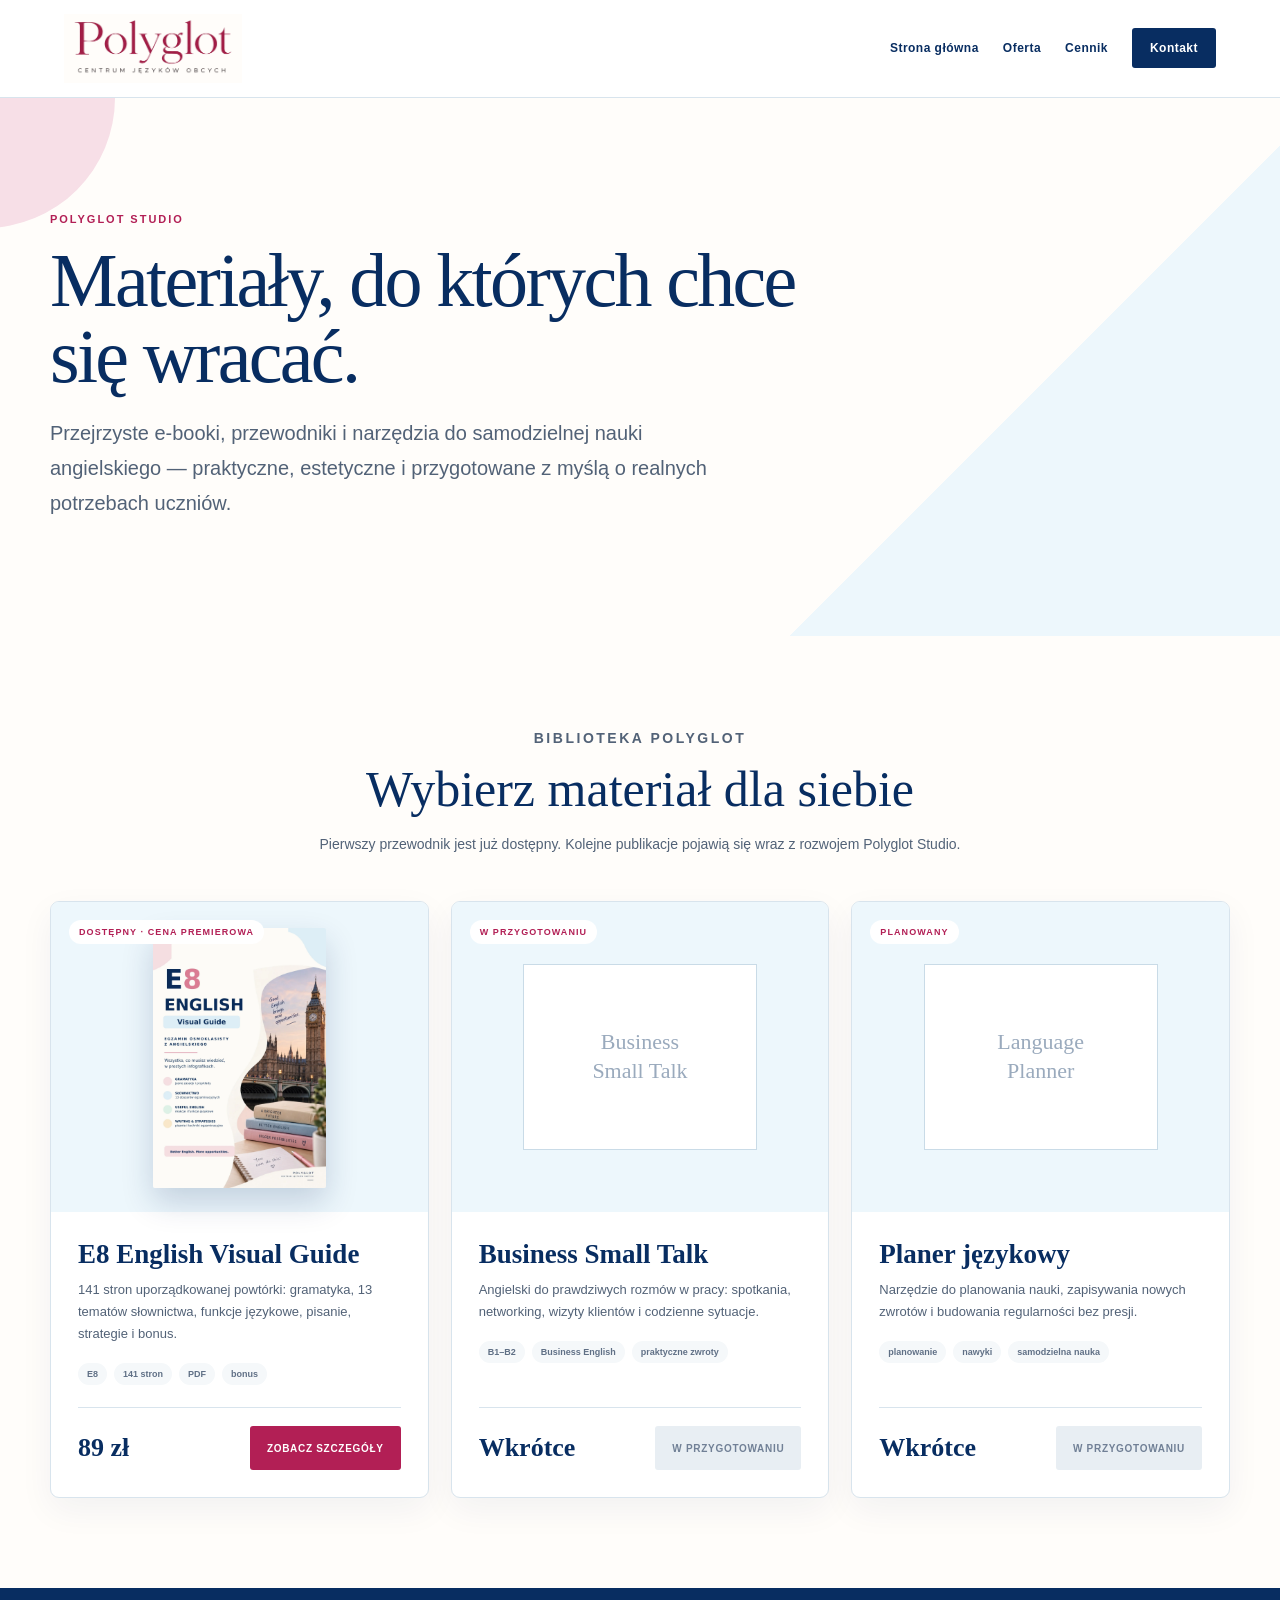
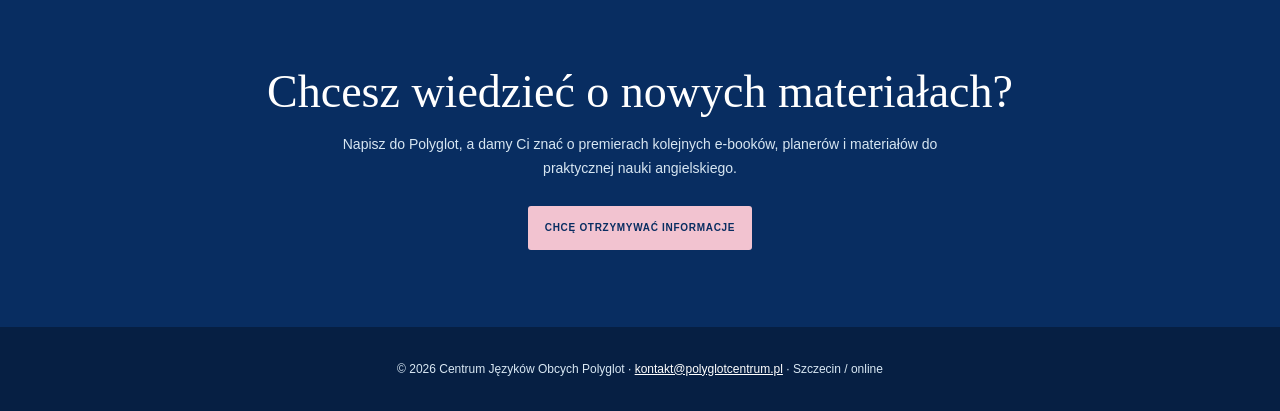
<file: studio.html>
<!doctype html>
<html lang="pl">
<head>
  <meta charset="UTF-8"><meta name="viewport" content="width=device-width,initial-scale=1">
  <title>Polyglot Studio — e-booki i materiały do angielskiego</title>
  <meta name="description" content="E-booki, przewodniki i planery do praktycznej nauki angielskiego w Polyglot Studio."><link rel="canonical" href="https://polyglotcentrum.pl/studio"><link rel="icon" href="/favicon.png">
  <style>
    :root{--navy:#082d61;--pink:#b21f55;--blue:#edf7fc;--rose:#f7dfe7;--cream:#fffdfa;--text:#526277;--line:#d8e4ed}*{box-sizing:border-box}body{margin:0;background:var(--cream);color:var(--navy);font-family:Montserrat,Arial,sans-serif}a{color:inherit}.wrap{width:min(1180px,calc(100% - 44px));margin:auto}header{display:flex;align-items:center;justify-content:space-between;gap:24px;min-height:88px;padding:14px clamp(22px,5vw,80px);border-bottom:1px solid var(--line);background:#fff}header img{display:block;width:178px;height:auto}nav{display:flex;flex-wrap:wrap;gap:24px;align-items:center}nav a{text-decoration:none;font-size:12px;font-weight:650;letter-spacing:.04em}nav a:last-child{padding:13px 18px;background:var(--navy);color:#fff;border-radius:3px}.hero{position:relative;overflow:hidden;padding:clamp(68px,9vw,126px) 0;background:linear-gradient(135deg,var(--cream) 0 73%,var(--blue) 73%)}.hero:before{content:"";position:absolute;width:260px;height:260px;border-radius:50%;background:var(--rose);left:-145px;top:-130px}.hero-content{position:relative;max-width:790px}.eyebrow{margin:0 0 17px;color:var(--pink);font-size:11px;font-weight:750;letter-spacing:.18em;text-transform:uppercase}h1,h2,h3{font-family:Georgia,"Times New Roman",serif}h1{margin:0 0 22px;font-size:clamp(44px,6vw,76px);font-weight:500;line-height:1;letter-spacing:-.035em}.hero p:last-child{max-width:700px;margin:0;color:var(--text);font-size:clamp(16px,1.6vw,20px);line-height:1.75}.section{padding:clamp(64px,7vw,100px) 0}.heading{max-width:700px;margin:0 auto 44px;text-align:center}.heading h2{margin:10px 0 14px;font-size:clamp(32px,4vw,50px);font-weight:500}.heading p{margin:0;color:var(--text);font-size:14px;line-height:1.75}.catalog{display:grid;grid-template-columns:repeat(3,minmax(0,1fr));gap:22px}.product{display:flex;flex-direction:column;overflow:hidden;min-height:560px;border:1px solid var(--line);border-radius:9px;background:#fff;box-shadow:0 12px 34px #082d610e}.product-image{position:relative;height:310px;display:grid;place-items:center;padding:26px;background:var(--blue)}.product-image img{display:block;max-width:190px;max-height:260px;width:auto;height:auto;border-radius:2px;box-shadow:0 14px 32px #082d6130}.placeholder{width:72%;height:72%;display:grid;place-items:center;border:1px solid #c9dbe7;background:#fff;color:#9aaabd;text-align:center;font:500 22px/1.3 Georgia,serif}.status{position:absolute;left:18px;top:18px;padding:7px 10px;border-radius:999px;background:#fff;color:var(--pink);font-size:9px;font-weight:750;letter-spacing:.12em;text-transform:uppercase}.product-body{display:flex;flex:1;flex-direction:column;padding:27px}.product h3{margin:0 0 10px;font-size:27px;line-height:1.12}.product p{margin:0 0 18px;color:var(--text);font-size:13px;line-height:1.7}.tags{display:flex;flex-wrap:wrap;gap:7px;margin-bottom:22px}.tags span{padding:6px 9px;border-radius:999px;background:#f5f8fa;color:#607086;font-size:9px;font-weight:650}.price{margin-top:auto;padding-top:18px;border-top:1px solid var(--line);display:flex;align-items:center;justify-content:space-between;gap:12px}.price strong{font:600 26px/1 Georgia,serif}.button{display:inline-flex;min-height:44px;padding:0 17px;align-items:center;justify-content:center;border-radius:3px;background:var(--pink);color:#fff;text-decoration:none;font-size:10px;font-weight:750;letter-spacing:.07em;text-transform:uppercase}.button:hover{background:#8f1643}.soon .button{background:#e8eef3;color:#718096;pointer-events:none}.newsletter{padding:clamp(56px,6vw,82px) 0;background:var(--navy);color:#fff;text-align:center}.newsletter h2{margin:0 auto 14px;font-size:clamp(31px,4vw,46px);font-weight:500}.newsletter p{max-width:650px;margin:0 auto 25px;color:#d7e6f2;font-size:14px;line-height:1.75}.newsletter .button{background:#f2c3d0;color:var(--navy)}footer{padding:32px 22px;text-align:center;background:#061f43;color:#d9e8f4;font-size:12px;line-height:1.7}footer a{color:#fff}@media(max-width:900px){.catalog{grid-template-columns:1fr 1fr}}@media(max-width:620px){header{display:block;text-align:center}header img{margin:0 auto 14px}nav{justify-content:center;gap:12px 16px}.catalog{grid-template-columns:1fr}.product{min-height:0}.wrap{width:min(100% - 32px,1180px)}.hero{text-align:center}.product-image{height:280px}}
  </style>
</head>
<body>
  <header><a href="/" aria-label="Polyglot — strona główna"><img src="/brand/polyglot-logo.png" alt="Centrum Języków Obcych Polyglot"></a><nav aria-label="Główna nawigacja"><a href="/">Strona główna</a><a href="/#oferta">Oferta</a><a href="/cennik">Cennik</a><a href="mailto:kontakt@polyglotcentrum.pl">Kontakt</a></nav></header>
  <main><section class="hero"><div class="wrap"><div class="hero-content"><p class="eyebrow">Polyglot Studio</p><h1>Materiały, do których chce się wracać.</h1><p>Przejrzyste e-booki, przewodniki i narzędzia do samodzielnej nauki angielskiego — praktyczne, estetyczne i przygotowane z myślą o realnych potrzebach uczniów.</p></div></div></section>
    <section class="section"><div class="wrap"><div class="heading"><p class="eyebrow">Biblioteka Polyglot</p><h2>Wybierz materiał dla siebie</h2><p>Pierwszy przewodnik jest już dostępny. Kolejne publikacje pojawią się wraz z rozwojem Polyglot Studio.</p></div><div class="catalog">
      <article class="product"><div class="product-image"><span class="status">Dostępny · cena premierowa</span><img src="/e8-visual-guide-cover.webp" alt="Okładka E8 English Visual Guide"></div><div class="product-body"><h3>E8 English Visual Guide</h3><p>141 stron uporządkowanej powtórki: gramatyka, 13 tematów słownictwa, funkcje językowe, pisanie, strategie i bonus.</p><div class="tags"><span>E8</span><span>141 stron</span><span>PDF</span><span>bonus</span></div><div class="price"><strong>89 zł</strong><a class="button" href="/e8-english-visual-guide.html">Zobacz szczegóły</a></div></div></article>
      <article class="product soon"><div class="product-image"><span class="status">W przygotowaniu</span><div class="placeholder">Business<br>Small Talk</div></div><div class="product-body"><h3>Business Small Talk</h3><p>Angielski do prawdziwych rozmów w pracy: spotkania, networking, wizyty klientów i codzienne sytuacje.</p><div class="tags"><span>B1–B2</span><span>Business English</span><span>praktyczne zwroty</span></div><div class="price"><strong>Wkrótce</strong><span class="button">W przygotowaniu</span></div></div></article>
      <article class="product soon"><div class="product-image"><span class="status">Planowany</span><div class="placeholder">Language<br>Planner</div></div><div class="product-body"><h3>Planer językowy</h3><p>Narzędzie do planowania nauki, zapisywania nowych zwrotów i budowania regularności bez presji.</p><div class="tags"><span>planowanie</span><span>nawyki</span><span>samodzielna nauka</span></div><div class="price"><strong>Wkrótce</strong><span class="button">W przygotowaniu</span></div></div></article>
    </div></div></section><section class="newsletter"><div class="wrap"><h2>Chcesz wiedzieć o nowych materiałach?</h2><p>Napisz do Polyglot, a damy Ci znać o premierach kolejnych e-booków, planerów i materiałów do praktycznej nauki angielskiego.</p><a class="button" href="mailto:kontakt@polyglotcentrum.pl?subject=Nowo%C5%9Bci%20z%20Polyglot%20Studio">Chcę otrzymywać informacje</a></div></section>
  </main><footer>© 2026 Centrum Języków Obcych Polyglot · <a href="mailto:kontakt@polyglotcentrum.pl">kontakt@polyglotcentrum.pl</a> · Szczecin / online</footer>
</body>
</html>
</file>
<file: assets/index-D0Qa_RZ6.css>
@import "https://fonts.googleapis.com/css2?family=Montserrat:wght@400;500;600&family=Playfair+Display:ital,wght@0,500;0,600;1,500&display=swap";@layer components;@layer properties{@supports (((-webkit-hyphens:none)) and (not (margin-trim:inline))) or ((-moz-orient:inline) and (not (color:rgb(from red r g b)))){*,:before,:after,::backdrop{--tw-rotate-x:initial;--tw-rotate-y:initial;--tw-rotate-z:initial;--tw-skew-x:initial;--tw-skew-y:initial;--tw-blur:initial;--tw-brightness:initial;--tw-contrast:initial;--tw-grayscale:initial;--tw-hue-rotate:initial;--tw-invert:initial;--tw-opacity:initial;--tw-saturate:initial;--tw-sepia:initial;--tw-drop-shadow:initial;--tw-drop-shadow-color:initial;--tw-drop-shadow-alpha:100%;--tw-drop-shadow-size:initial}}}@layer theme{:root,:host{--font-sans:ui-sans-serif, system-ui, sans-serif, "Apple Color Emoji", "Segoe UI Emoji", "Segoe UI Symbol", "Noto Color Emoji";--font-mono:ui-monospace, SFMono-Regular, Menlo, Monaco, Consolas, "Liberation Mono", "Courier New", monospace;--radius-sm:.25rem;--radius-md:.375rem;--radius-lg:.5rem;--shadow-sm:0 1px 3px 0 #0000001a, 0 1px 2px -1px #0000001a;--shadow-md:0 4px 6px -1px #0000001a, 0 2px 4px -2px #0000001a;--default-font-family:var(--font-sans);--default-mono-font-family:var(--font-mono)}}@layer base{*,:after,:before,::backdrop{box-sizing:border-box;border:0 solid;margin:0;padding:0}::file-selector-button{box-sizing:border-box;border:0 solid;margin:0;padding:0}html,:host{-webkit-text-size-adjust:100%;tab-size:4;line-height:1.5;font-family:var(--default-font-family,ui-sans-serif, system-ui, sans-serif, "Apple Color Emoji", "Segoe UI Emoji", "Segoe UI Symbol", "Noto Color Emoji");font-feature-settings:var(--default-font-feature-settings,normal);font-variation-settings:var(--default-font-variation-settings,normal);-webkit-tap-highlight-color:transparent}hr{height:0;color:inherit;border-top-width:1px}abbr:where([title]){-webkit-text-decoration:underline dotted;text-decoration:underline dotted}h1,h2,h3,h4,h5,h6{font-size:inherit;font-weight:inherit}a{color:inherit;-webkit-text-decoration:inherit;-webkit-text-decoration:inherit;-webkit-text-decoration:inherit;-webkit-text-decoration:inherit;text-decoration:inherit}b,strong{font-weight:bolder}code,kbd,samp,pre{font-family:var(--default-mono-font-family,ui-monospace, SFMono-Regular, Menlo, Monaco, Consolas, "Liberation Mono", "Courier New", monospace);font-feature-settings:var(--default-mono-font-feature-settings,normal);font-variation-settings:var(--default-mono-font-variation-settings,normal);font-size:1em}small{font-size:80%}sub,sup{vertical-align:baseline;font-size:75%;line-height:0;position:relative}sub{bottom:-.25em}sup{top:-.5em}table{text-indent:0;border-color:inherit;border-collapse:collapse}:-moz-focusring{outline:auto}progress{vertical-align:baseline}summary{display:list-item}ol,ul,menu{list-style:none}img,svg,video,canvas,audio,iframe,embed,object{vertical-align:middle;display:block}img,video{max-width:100%;height:auto}button,input,select,optgroup,textarea{font:inherit;font-feature-settings:inherit;font-variation-settings:inherit;letter-spacing:inherit;color:inherit;opacity:1;background-color:#0000;border-radius:0}::file-selector-button{font:inherit;font-feature-settings:inherit;font-variation-settings:inherit;letter-spacing:inherit;color:inherit;opacity:1;background-color:#0000;border-radius:0}:where(select:is([multiple],[size])) optgroup{font-weight:bolder}:where(select:is([multiple],[size])) optgroup option{padding-inline-start:20px}::file-selector-button{margin-inline-end:4px}::placeholder{opacity:1}@supports (not ((-webkit-appearance:-apple-pay-button))) or (contain-intrinsic-size:1px){::placeholder{color:currentColor}@supports (color:color-mix(in lab, red, red)){::placeholder{color:color-mix(in oklab, currentcolor 50%, transparent)}}}textarea{resize:vertical}::-webkit-search-decoration{-webkit-appearance:none}::-webkit-date-and-time-value{min-height:1lh;text-align:inherit}::-webkit-datetime-edit{display:inline-flex}::-webkit-datetime-edit-fields-wrapper{padding:0}::-webkit-datetime-edit{padding-block:0}::-webkit-datetime-edit-year-field{padding-block:0}::-webkit-datetime-edit-month-field{padding-block:0}::-webkit-datetime-edit-day-field{padding-block:0}::-webkit-datetime-edit-hour-field{padding-block:0}::-webkit-datetime-edit-minute-field{padding-block:0}::-webkit-datetime-edit-second-field{padding-block:0}::-webkit-datetime-edit-millisecond-field{padding-block:0}::-webkit-datetime-edit-meridiem-field{padding-block:0}::-webkit-calendar-picker-indicator{line-height:1}:-moz-ui-invalid{box-shadow:none}button,input:where([type=button],[type=reset],[type=submit]){appearance:button}::file-selector-button{appearance:button}::-webkit-inner-spin-button{height:auto}::-webkit-outer-spin-button{height:auto}[hidden]:where(:not([hidden=until-found])){display:none!important}}@layer utilities{.visible{visibility:visible}.fixed{position:fixed}.flex{display:flex}.grid{display:grid}.hidden{display:none}.inline{display:inline}.transform{transform:var(--tw-rotate-x,) var(--tw-rotate-y,) var(--tw-rotate-z,) var(--tw-skew-x,) var(--tw-skew-y,)}.resize{resize:both}.blur{--tw-blur:blur(8px);filter:var(--tw-blur,) var(--tw-brightness,) var(--tw-contrast,) var(--tw-grayscale,) var(--tw-hue-rotate,) var(--tw-invert,) var(--tw-saturate,) var(--tw-sepia,) var(--tw-drop-shadow,)}.delay-1{transition-delay:1ms}}:root{--bg:#fffdfa;--surface:#fff;--surface-soft:#faf5f1;--surface-rose:#fdf4f6;--text:#302a2c;--muted:#71686a;--primary:#aa184d;--primary-hover:#85103a;--primary-soft:#cf6f91;--primary-wash:#f8e9ee;--line:#ebe2dc;--line-strong:#ded2cb;--shadow-sm:0 10px 28px #3a252a0b;--shadow-md:0 20px 52px #3a252a13;--shadow-lg:0 30px 76px #3a252a1b;--radius-sm:12px;--radius-md:18px;--radius-lg:28px;--container:1380px;--section-x:clamp(24px, 5.4vw, 92px);--section-y:clamp(40px, 4vw, 58px)}*{box-sizing:border-box}html{scroll-behavior:smooth;scroll-padding-top:90px}body{background:var(--bg);color:var(--text);-webkit-font-smoothing:antialiased;text-rendering:optimizelegibility;margin:0;font-family:Montserrat,Arial,sans-serif;font-size:16px;line-height:1.7}body.menu-is-open{overflow:hidden}main{overflow:clip}a{color:inherit;text-decoration:none}button,input,textarea{font:inherit}button,a{-webkit-tap-highlight-color:transparent}img{max-width:100%;display:block}::selection{color:var(--text);background:var(--primary-wash)}:focus-visible{outline-offset:3px;outline:3px solid #b21f5547}.skip-link{z-index:1000;background:var(--text);color:#fff;border-radius:8px;padding:10px 14px;transition:transform .2s;position:fixed;top:12px;left:14px;transform:translateY(-160%)}.skip-link:focus{transform:translateY(0)}.eyebrow{color:var(--primary);letter-spacing:.18em;text-transform:uppercase;margin:0 0 14px;font-size:10px;font-weight:600}.section{padding:var(--section-y) var(--section-x);position:relative}.section-heading{text-align:center;max-width:760px;margin:0 auto 26px}.section-heading-left{text-align:left;margin-left:0}.section-heading h2,.about h2,.contact h2{letter-spacing:-.025em;margin:0;font:500 clamp(32px,3.2vw,48px)/1.1 Playfair Display,serif}.section-intro{max-width:620px;color:var(--muted);margin:0 auto;font-size:13px;line-height:1.8}.section-heading-left .section-intro{margin-left:0}.heading-rule{background:var(--primary);opacity:.72;width:44px;height:1px;margin:18px auto;display:block}.heading-rule-left{margin-left:0}.button{letter-spacing:.095em;text-transform:uppercase;border:1px solid #0000;border-radius:999px;justify-content:center;align-items:center;gap:15px;min-height:52px;padding:14px 28px;font-size:10px;font-weight:600;transition:transform .24s,background .24s,border-color .24s,color .24s,box-shadow .24s;display:inline-flex}.button:hover{transform:translateY(-2px)}.button-primary{color:#fff;background:linear-gradient(180deg, #bd2d63 0%, var(--primary) 100%);box-shadow:0 12px 30px #b21f5538}.button-primary:hover{background:linear-gradient(180deg, #a91e51 0%, var(--primary-hover) 100%);box-shadow:0 17px 38px #8f164342}.button-secondary{color:var(--primary-hover);background:#ffffffb3;border-color:#b21f558c}.button-secondary:hover{border-color:var(--primary);background:#fff}.button-row{flex-wrap:wrap;gap:16px;margin-top:24px;display:flex}.card{border:1px solid var(--line);box-shadow:var(--shadow-sm);background:#ffffffdb}.card-grid{max-width:var(--container);gap:20px;margin:0 auto;display:grid}.card-icon{background:var(--primary-wash);width:48px;height:48px;color:var(--primary);border-radius:50%;place-items:center;display:grid}.site-header{z-index:100;-webkit-backdrop-filter:blur(18px);backdrop-filter:blur(18px);background:#fffdfaf0;border-bottom:1px solid #eadfd9e6;grid-template-columns:minmax(214px,auto) 1fr auto;align-items:center;gap:30px;min-height:112px;padding:8px clamp(24px,4.8vw,78px);display:grid;position:sticky;top:0}.brand{align-items:center;width:214px;display:flex}.brand-logo{object-fit:contain;object-position:left center;width:100%;height:auto}.nav{justify-content:center;gap:clamp(18px,2.15vw,36px);display:flex}.nav a{letter-spacing:.14em;text-transform:uppercase;font-size:9px;font-weight:500;position:relative}.nav a:after{content:"";background:var(--primary);height:1px;transition:right .23s;position:absolute;bottom:-8px;left:0;right:100%}.nav a:hover:after{right:0}.header-cta .button{min-height:48px;padding-inline:25px;box-shadow:0 10px 24px #aa184d29}.menu-toggle{background:0 0;border:0;width:42px;height:42px;padding:9px;display:none}.menu-toggle span{background:var(--text);width:24px;height:1px;margin:6px auto;transition:transform .2s,opacity .2s;display:block}.menu-toggle-open span:first-child{transform:translateY(7px)rotate(45deg)}.menu-toggle-open span:nth-child(2){opacity:0}.menu-toggle-open span:nth-child(3){transform:translateY(-7px)rotate(-45deg)}.hero{background:radial-gradient(circle at 78% 42%,#f7e8ecbd,#0000 31%),linear-gradient(118deg,#fffefd 0%,#fffaf8 56%,#fdf5f3 100%);border-bottom:1px solid #eadfd9b8;grid-template-columns:minmax(0,.98fr) minmax(510px,1.02fr);min-height:calc(100vh - 112px);display:grid;position:relative}.hero-copy{z-index:3;align-self:center;padding:68px 3.2vw 62px clamp(46px,7.7vw,128px);position:relative}.hero .eyebrow{margin-bottom:20px}.hero h1{letter-spacing:-.04em;max-width:600px;margin:0 0 16px;font:500 clamp(45px,4vw,64px)/1.025 Playfair Display,serif}.hero-motto{color:var(--primary);margin:0 0 17px;font:italic 500 clamp(24px,1.9vw,31px)/1.25 Playfair Display,serif}.hero-lead{max-width:590px;color:var(--muted);margin:0;font-size:clamp(13px,.9vw,15px);line-height:1.8}.hero-image-wrap{z-index:2;align-items:center;min-width:0;padding:30px clamp(30px,4.2vw,66px) 30px 8px;display:flex;position:relative}.hero-image-halo{background:#f8ebeec7;border-radius:50%;width:min(45vw,700px);height:min(45vw,700px);position:absolute;top:50%;left:1%;transform:translateY(-50%)}.hero-image-frame{z-index:2;width:100%;position:relative}.hero-image-frame img{object-fit:cover;object-position:center 18%;filter:brightness(1.035)saturate(.96);border-radius:18px 18px 25%;width:100%;height:min(70vh,690px);box-shadow:0 25px 68px #42302e17}.hero-facts{width:max-content;max-width:100%;margin-top:30px;display:flex}.hero-facts article{border-right:1px solid var(--line);align-items:center;gap:11px;padding:0 20px;display:flex}.hero-facts article:first-child{padding-left:0}.hero-facts article:last-child{border-right:0;padding-right:0}.hero-facts article>span{color:var(--primary);place-items:center;display:grid}.hero-facts p{color:var(--muted);white-space:nowrap;margin:0;font-size:9.5px;font-weight:500}.offer{background:var(--surface-soft)}.offer-grid{grid-template-columns:repeat(5,minmax(0,1fr))}.offer-card{min-height:265px;box-shadow:none;text-align:left;background:#ffffffa8;border-color:#ded2cbb8;border-radius:6px;flex-direction:column;align-items:stretch;padding:25px 23px 27px;transition:transform .28s,border-color .28s,box-shadow .28s;display:flex}.offer-card:hover{background:#fffffff0;border-color:#aa184d38;transform:translateY(-3px);box-shadow:0 20px 50px #3a252a12}.offer-card-heading{justify-content:flex-start;align-items:center;margin-bottom:34px;display:flex}.offer-card .card-icon{background:0 0;border:1px solid #aa184d33;border-radius:50%;width:42px;height:42px}.offer-card h3{letter-spacing:-.015em;max-width:190px;margin:0 0 17px;font:500 23px/1.16 Playfair Display,serif}.offer-card p{color:var(--muted);margin:0 0 25px;font-size:11.5px;line-height:1.78}.offer-next-step{text-align:center;max-width:760px;margin:26px auto 0}.offer-next-step>p{color:var(--muted);margin:0 auto 18px;font-size:12px;line-height:1.75}.offer-next-step>p strong{color:var(--text);font-weight:600}.offer-next-step>div{flex-wrap:wrap;justify-content:center;gap:16px 30px;display:flex}.offer-next-step a{color:var(--primary-hover);letter-spacing:.12em;text-transform:uppercase;align-items:center;gap:10px;font-size:10px;font-weight:700;display:inline-flex}.offer-next-step a:hover{color:var(--primary)}.about{background:var(--bg);grid-template-columns:minmax(0,1.08fr) minmax(400px,.92fr);align-items:center;gap:clamp(44px,5vw,76px);display:grid}.about-copy{min-width:0;padding-left:clamp(0px,2vw,28px)}.about h2{max-width:620px;font-size:clamp(38px,3.6vw,54px)}.about-copy>p:not(.eyebrow){max-width:640px;color:var(--muted);margin:0 0 16px;font-size:13px;line-height:1.85}.about-images{border-radius:190px 190px 8px 8px;min-width:0;overflow:hidden;box-shadow:0 24px 60px #3a252a14}.about-main-image{object-fit:cover;object-position:78% 24%;transform-origin:78% 24%;width:100%;height:min(66vw,650px);transform:scale(1.4)}.about-fact-cards{grid-template-columns:repeat(3,minmax(0,1fr));gap:12px;margin-top:28px;display:grid}.about-fact-cards article{border:0;border-top:1px solid var(--line);background:0 0;border-radius:0;grid-template-columns:40px 1fr;gap:12px;padding:16px;display:grid}.about-fact-cards article>span{background:var(--primary-wash);width:38px;height:38px;color:var(--primary);border-radius:50%;place-items:center;display:grid}.about-fact-cards h3{margin:0 0 4px;font-size:11.5px;line-height:1.45}.about-fact-cards p{color:var(--muted);margin:0;font-size:10px;line-height:1.55}.testimonials{background:var(--bg);padding-top:38px;padding-bottom:38px}.testimonials .section-heading{margin-bottom:20px}.testimonials .section-heading h2{font-size:clamp(28px,2.5vw,38px)}.testimonial-grid{grid-template-columns:repeat(3,minmax(0,1fr));align-items:stretch;gap:18px;max-width:1180px;margin:0 auto;display:grid}.testimonial-grid.is-short{grid-template-columns:repeat(2,minmax(0,1fr));max-width:780px}.testimonial-card{border-color:var(--line);min-height:0;box-shadow:var(--shadow-sm);background:#fff;border-radius:5px;flex-direction:column;padding:24px 28px 22px;display:flex}.testimonial-card:first-child{color:var(--text);border-color:var(--line);background:#fff}.testimonial-card>p{color:var(--text);margin:0 0 18px;font:400 13.5px/1.75 Montserrat,Arial,sans-serif}.testimonial-card footer{border-top:1px solid var(--line);align-items:center;gap:10px;margin-top:auto;padding-top:12px;display:flex}.testimonial-card:first-child footer{border-top-color:var(--line)}.initials{background:var(--primary-wash);width:34px;height:34px;color:var(--primary-hover);border-radius:50%;place-items:center;font-size:9px;display:grid}.testimonial-card:first-child .initials{background:var(--primary-wash);color:var(--primary-hover)}.testimonial-card strong,.testimonial-card small{display:block}.testimonial-card small{color:var(--muted);font-size:9.5px}.testimonial-card:first-child small{color:#ffffffb8}.slider-controls{justify-content:center;align-items:center;gap:14px;margin-top:28px;display:flex}.slider-controls button{border:1px solid var(--line);width:42px;height:42px;color:var(--primary-hover);background:#fff;border-radius:50%;place-items:center;display:grid}.slider-controls button:hover{border-color:var(--primary);background:var(--primary-wash)}.slider-controls button:first-child svg{transform:rotate(180deg)}.slider-count{min-width:32px;color:var(--muted);text-align:center;font-size:11px}.slider-dots{align-items:center;gap:7px;display:flex}.slider-dots span{background:var(--line);border-radius:50%;width:6px;height:6px;transition:width .2s,background .2s}.slider-dots span.is-active{background:var(--primary);border-radius:999px;width:18px}.studio{background:radial-gradient(circle at 8% 8%,#f8e8eeb3,#0000 23%),linear-gradient(145deg,#fffdfb,#fbf6f3);overflow:hidden}.studio-showcase{border:1px solid var(--line);max-width:1080px;box-shadow:var(--shadow-sm);background:#ffffffe0;border-radius:28px;grid-template-columns:auto minmax(0,1fr) auto;align-items:center;gap:clamp(28px,4vw,54px);margin:0 auto;padding:clamp(34px,4vw,56px);display:grid}.studio-showcase-icon{background:var(--primary-wash);width:112px;height:112px;color:var(--primary);border-radius:50%;place-items:center;display:grid}.studio-showcase-copy .eyebrow{margin-bottom:11px}.studio-showcase-copy h2{margin:0 0 13px;font:500 clamp(30px,2.9vw,44px)/1.1 Playfair Display,serif}.studio-showcase-copy>p:not(.eyebrow){max-width:620px;color:var(--muted);margin:0;font-size:12.5px;line-height:1.8}.studio-tags{flex-wrap:wrap;gap:8px;margin-top:20px;display:flex}.studio-tags span{border:1px solid var(--line);color:var(--primary-hover);background:var(--surface-soft);letter-spacing:.05em;text-transform:uppercase;border-radius:999px;padding:7px 11px;font-size:9px;font-weight:600}.studio-showcase-link{white-space:nowrap}.faq{background:var(--bg);grid-template-columns:minmax(280px,.72fr) minmax(0,1.28fr);align-items:start;gap:clamp(38px,5vw,60px);display:grid}.faq .section-heading{margin-bottom:30px}.faq-list{gap:10px;display:grid}.faq-item{border:1px solid var(--line);border-radius:var(--radius-sm);background:#fffc;overflow:hidden}.faq-item button{width:100%;color:var(--text);text-align:left;cursor:pointer;background:0 0;border:0;justify-content:space-between;align-items:center;padding:19px 21px;font-weight:500;display:flex}.faq-item button b{color:var(--primary);font:300 24px/1 Playfair Display,serif}.faq-answer{grid-template-rows:0fr;transition:grid-template-rows .28s;display:grid}.faq-answer p{color:var(--muted);margin:0;padding:0 21px;font-size:12.5px;overflow:hidden}.faq-open .faq-answer{grid-template-rows:1fr}.faq-open .faq-answer p{padding-bottom:21px}.faq-regulations{border:1px solid var(--line);border-radius:var(--radius-md);background:var(--surface-soft);padding:24px}.faq-regulations h3{margin:0 0 8px;font:500 24px/1.2 Playfair Display,serif}.faq-regulations p{color:var(--muted);margin:0 0 19px;font-size:11.5px}.faq-regulations .button{width:100%}.contact{background:var(--surface-soft);grid-template-columns:minmax(0,.9fr) minmax(420px,1.1fr);align-items:start;gap:clamp(44px,6vw,74px);display:grid}.contact-copy>p:not(.eyebrow):not(.contact-doc-note){max-width:560px;color:var(--muted);margin:0;font-size:13px}.contact-details{gap:14px;margin:28px 0;display:grid}.contact-details span{align-items:center;gap:13px;font-size:11.5px;display:flex}.contact-details svg,.contact-details a:hover{color:var(--primary)}.contact-doc-note{max-width:560px;color:var(--muted);margin:0;font-size:10.5px}.contact-doc-note a{color:var(--primary-hover);text-underline-offset:3px;text-decoration:underline}.contact-form-wrap{border:1px solid var(--line);border-radius:var(--radius-md);box-shadow:var(--shadow-md);background:#ffffffe6;padding:22px 24px;align-self:center}.contact-form{grid-template-columns:1fr 1fr;gap:9px 16px;display:grid}.contact-form label{color:var(--text);letter-spacing:.1em;text-transform:uppercase;font-size:9px;font-weight:600}.contact-form label:nth-of-type(3),.contact-form textarea,.consent,.contact-form button{grid-column:1/-1}.contact-form input,.contact-form textarea{border:1px solid var(--line);width:100%;min-width:0;color:var(--text);letter-spacing:0;text-transform:none;background:#fffefd;border-radius:10px;outline:none;margin:0 0 10px;padding:14px 15px;font-size:13px;transition:border-color .2s,box-shadow .2s}.contact-form textarea{resize:vertical}.contact-form input::placeholder,.contact-form textarea::placeholder{color:#a49a97}.contact-form input:focus,.contact-form textarea:focus{border-color:var(--primary);box-shadow:0 0 0 4px #b21f5517}.consent{align-items:flex-start;gap:10px;margin-top:2px;line-height:1.6;color:var(--muted)!important;letter-spacing:0!important;text-transform:none!important;font-size:9.5px!important;font-weight:400!important;display:flex!important}.consent input{width:auto;margin:3px 0 0}.contact-form button{background:linear-gradient(180deg, #bd2d63 0%, var(--primary) 100%);color:#fff;letter-spacing:.1em;cursor:pointer;border:0;border-radius:999px;justify-content:center;align-items:center;gap:16px;min-height:54px;margin-top:5px;font-size:10px;font-weight:600;transition:transform .24s,background .24s,box-shadow .24s;display:flex}.contact-form button:hover{background:linear-gradient(180deg, #a91e51 0%, var(--primary-hover) 100%);transform:translateY(-2px);box-shadow:0 14px 30px #8f164333}.contact-form button:disabled{cursor:wait;opacity:.7}.contact-form-error{color:#8b2e3f;grid-column:1/-1;margin:4px 0 0;font-size:11px}.form-success{text-align:center;padding:62px 18px}.form-success h3{margin:0 0 12px;font:500 30px/1.2 Playfair Display,serif}.form-success p{max-width:460px;color:var(--muted);margin:0 auto 22px;font-size:12.5px}.form-reset{color:var(--primary-hover);letter-spacing:.1em;cursor:pointer;background:0 0;border:0;font-size:10px;font-weight:600}.newsletter-signup .ml-form-embedSubmit button{background:var(--primary)!important}.newsletter{background:radial-gradient(circle at 12% 18%,#d76e941f,#0000 26%),linear-gradient(135deg,#fffdfb 0%,#fff5f7 100%)}.newsletter-premium-card{border-radius:var(--radius-lg);max-width:1080px;box-shadow:var(--shadow-md);background:#ffffffdb;border:1px solid #eadfd9f5;grid-template-columns:minmax(0,1.1fr) minmax(340px,.9fr);align-items:center;gap:clamp(34px,5vw,70px);margin:0 auto;padding:clamp(42px,5vw,64px);display:grid}.newsletter-premium-card h2{letter-spacing:-.025em;margin:0;font:500 clamp(34px,3.6vw,50px)/1.08 Playfair Display,serif}.newsletter-intro{color:var(--muted);margin:0;font-size:13px;line-height:1.8}.newsletter-benefits{gap:10px;margin-top:25px;display:grid}.newsletter-benefits div{align-items:flex-start;gap:10px;display:flex}.newsletter-benefits span{background:var(--primary-wash);width:20px;height:20px;color:var(--primary);border-radius:50%;flex:none;place-items:center;margin-top:2px;font-size:11px;font-weight:600;display:grid}.newsletter-benefits p{color:var(--text);margin:0;font-size:11.5px}.newsletter-signup{border:1px solid var(--line);border-radius:var(--radius-md);background:#fff;padding:14px 16px;align-self:center}.newsletter-form{gap:9px;display:grid}.newsletter-form label{letter-spacing:.1em;text-transform:uppercase;font-size:9px;font-weight:600}.newsletter-form input{border:1px solid var(--line);width:100%;min-height:55px;color:var(--text);background:#fff;border-radius:999px;outline:none;padding:14px 18px}.newsletter-form input:focus{border-color:var(--primary);box-shadow:0 0 0 4px #b21f5517}.newsletter-form .newsletter-consent-check{color:var(--muted);letter-spacing:0;text-transform:none;cursor:pointer;grid-template-columns:18px 1fr;align-items:start;gap:10px;margin:4px 2px 6px;font-size:9.5px;font-weight:400;line-height:1.55;display:grid}.newsletter-form .newsletter-consent-check input{width:16px;height:16px;min-height:16px;accent-color:var(--primary);border-radius:4px;margin:2px 0 0;padding:0}.newsletter-consent-check a{color:var(--primary-hover);text-underline-offset:3px;text-decoration:underline}.newsletter-form button{background:linear-gradient(180deg, #bd2d63 0%, var(--primary) 100%);color:#fff;letter-spacing:.1em;cursor:pointer;border:0;border-radius:999px;min-height:55px;padding:14px 24px;font-size:10px;font-weight:600;transition:transform .24s,background .24s,box-shadow .24s;box-shadow:0 12px 28px #b21f5533}.newsletter-form button:hover{background:linear-gradient(180deg, #a91e51 0%, var(--primary-hover) 100%);transform:translateY(-2px);box-shadow:0 16px 34px #8f16433d}.newsletter-form button:disabled{cursor:wait;opacity:.7}.newsletter-consent{color:var(--muted);margin:13px 0 0;font-size:9.5px;line-height:1.65}.newsletter-consent a{color:var(--primary-hover);text-underline-offset:3px;text-decoration:underline}.newsletter-message{color:var(--primary-hover);margin:14px 0 0;font-size:11px;font-weight:500}.newsletter-message-error{color:#8b2e3f}.site-footer{background:#f5ede8}.footer-main{max-width:var(--container);padding:54px var(--section-x) 42px;grid-template-columns:1.5fr .78fr 1fr 1.05fr;gap:clamp(30px,5vw,70px);margin:0 auto;display:grid}.footer-brand img{object-fit:contain;object-position:left center;width:220px;height:auto}.footer-brand p{max-width:310px;color:var(--muted);margin:14px 0 8px;font-size:10.5px}.footer-brand em{color:var(--primary);font:italic 500 20px/1.3 Playfair Display,serif}.footer-main nav,.footer-contact,.footer-social{flex-direction:column;align-items:flex-start;gap:8px;display:flex}.footer-main strong{letter-spacing:.12em;text-transform:uppercase;margin-bottom:5px;font-size:9.5px}.footer-main a,.footer-main span{color:var(--muted);font-size:10.5px}.footer-main a:hover{color:var(--primary-hover)}.footer-social>p{max-width:230px;color:var(--muted);margin:0 0 9px;font-size:10.5px;line-height:1.7}.social-links{flex-wrap:wrap;gap:10px;display:flex}.social-links a{color:var(--text);background:#ffffff6b;border:1px solid #aa184d2b;border-radius:999px;align-items:center;gap:8px;padding:9px 12px;transition:border-color .2s,background .2s,color .2s;display:inline-flex}.social-links a:hover{color:var(--primary-hover);background:#ffffffdb;border-color:#aa184d61}.social-links svg{fill:none;stroke:currentColor;stroke-width:1.6px;stroke-linecap:round;stroke-linejoin:round;width:17px;height:17px}.social-links .social-dot{fill:currentColor;stroke:none}.footer-bottom{max-width:var(--container);padding:22px var(--section-x);border-top:1px solid var(--line-strong);justify-content:space-between;align-items:center;gap:20px;margin:0 auto;display:flex}.footer-bottom p,.footer-bottom a{color:var(--muted);margin:0;font-size:9.5px}.footer-bottom a:hover{color:var(--primary-hover)}.footer-bottom nav{flex-wrap:wrap;gap:18px;display:flex}.studio-page{min-height:100vh;padding:70px var(--section-x);background:var(--bg)}.studio-page-hero{text-align:center;max-width:800px;margin:0 auto 64px}.studio-page-hero h1{margin:0 0 20px;font:500 clamp(46px,7vw,82px)/1.03 Playfair Display,serif}.studio-page-hero>p:not(.eyebrow){color:var(--muted);margin:0 auto 28px}.studio-page-grid{grid-template-columns:repeat(4,minmax(0,1fr));gap:20px;max-width:1150px;margin:0 auto;display:grid}.studio-page-grid article{border:1px solid var(--line);border-radius:var(--radius-md);background:#fff;padding:30px}.studio-page-grid h2{margin:0 0 10px;font:500 26px/1.2 Playfair Display,serif}.studio-page-grid p{color:var(--muted);font-size:12px}.studio-page-grid span{color:var(--primary-hover);letter-spacing:.12em;text-transform:uppercase;font-size:9.5px}.pricing-page{min-height:100vh;padding:78px var(--section-x) 92px;background:var(--bg)}.pricing-hero{text-align:center;max-width:780px;margin:0 auto 54px}.pricing-hero h1{letter-spacing:-.025em;margin:0 0 22px;font:500 clamp(48px,6vw,76px)/1.02 Playfair Display,serif}.pricing-intro{max-width:650px;color:var(--muted);margin:0 auto 18px;font-size:14px;line-height:1.8}.pricing-date{color:var(--primary-hover);letter-spacing:.1em;text-transform:uppercase;margin:0;font-size:10px;font-weight:700}.pricing-options{grid-template-columns:repeat(2,minmax(0,1fr));gap:22px;max-width:970px;margin:0 auto 24px;display:grid}.pricing-card{border:1px solid var(--line);border-radius:var(--radius-lg);background:#ffffffd1;padding:42px;position:relative;box-shadow:0 18px 50px #3a252a0e}.pricing-card-featured{border-color:#aa184d45;box-shadow:0 22px 65px #aa184d17}.pricing-badge{color:var(--primary-hover);letter-spacing:.12em;font-size:8px;font-weight:700;position:absolute;top:20px;right:22px}.pricing-label{color:var(--primary-hover);letter-spacing:.12em;text-transform:uppercase;margin:0 0 16px;font-size:9px;font-weight:700}.pricing-card h2{margin:0 0 13px;font:500 34px/1.15 Playfair Display,serif}.pricing-value{color:var(--text);margin:0 0 20px;font:500 48px/1 Playfair Display,serif}.pricing-value small{color:var(--muted);font:500 11px/1.4 Montserrat,sans-serif}.pricing-card>p:not(.pricing-label){min-height:62px;color:var(--muted);margin:0 0 23px;font-size:12px;line-height:1.75}.pricing-card ul{border-top:1px solid var(--line);gap:11px;margin:0 0 28px;padding:22px 0 0;list-style:none;display:grid}.pricing-card li{color:var(--text-soft);padding-left:20px;font-size:11px;line-height:1.55;position:relative}.pricing-card li:before{content:"✓";color:var(--primary);font-weight:700;position:absolute;left:0}.pricing-card .button{justify-content:center;width:100%}.pricing-additional{grid-template-columns:repeat(2,minmax(0,1fr));gap:22px;max-width:970px;margin:0 auto 24px;display:grid}.pricing-additional article{border:1px solid var(--line);border-radius:var(--radius-md);background:#ffffff8c;padding:34px 36px}.pricing-additional h2{margin:5px 0 12px;font:500 27px/1.2 Playfair Display,serif}.pricing-pair-value{color:var(--text);margin:-2px 0 14px;font:500 31px/1.1 Playfair Display,serif}.pricing-pair-value small{color:var(--muted);font:500 10px/1.4 Montserrat,sans-serif}.pricing-additional article>p:not(.eyebrow){color:var(--muted);margin:0 0 18px;font-size:11.5px;line-height:1.72}.pricing-additional a{color:var(--primary-hover);letter-spacing:.1em;text-transform:uppercase;font-size:9px;font-weight:700}.pricing-note{border-radius:var(--radius-md);background:linear-gradient(135deg,#b11f5514,#f4dfe26b);justify-content:space-between;align-items:center;gap:34px;max-width:970px;margin:0 auto;padding:34px 38px;display:flex}.pricing-note h2{margin:4px 0 9px;font:500 28px/1.2 Playfair Display,serif}.pricing-note div>p:not(.eyebrow){max-width:580px;color:var(--muted);margin:0;font-size:11.5px;line-height:1.7}.reveal{opacity:0;transition:opacity .7s,transform .7s;transform:translateY(16px)}.reveal.visible{opacity:1;transform:none}.delay-1{transition-delay:.12s}@media (width<=1180px){:root{--section-x:clamp(24px, 4.5vw, 58px);--section-y:clamp(40px, 4.5vw, 56px)}.site-header{grid-template-columns:minmax(185px,auto) 1fr auto auto;min-height:100px;padding-inline:26px}.brand{width:185px}.nav{display:none}.menu-toggle{display:block}.nav-open{border-bottom:1px solid var(--line);max-height:calc(100vh - 100px);box-shadow:var(--shadow-md);background:#fffdfbfc;flex-direction:column;align-items:center;gap:0;padding:16px 24px 26px;display:flex;position:absolute;top:100px;left:0;right:0;overflow-y:auto}.nav-open a{text-align:center;width:100%;padding:13px}.nav-open a:after{display:none}.hero{grid-template-columns:minmax(0,1fr) minmax(430px,.92fr);min-height:calc(100vh - 100px)}.hero-copy{padding-left:5.3vw}.hero h1{font-size:clamp(42px,4.8vw,58px)}.hero-facts{flex-wrap:wrap;width:100%}.offer-grid{grid-template-columns:repeat(3,minmax(0,1fr))}.pricing-page{padding-top:62px}.testimonial-grid{grid-template-columns:repeat(2,minmax(0,1fr))}.testimonial-card:nth-child(3){display:none}.studio-showcase{grid-template-columns:auto minmax(0,1fr)}.studio-showcase-link{grid-column:2;width:max-content}.about{grid-template-columns:minmax(0,1fr) minmax(380px,.9fr)}.about-fact-cards{grid-template-columns:1fr}.about-main-image{height:600px}.newsletter-premium-card{grid-template-columns:1fr;max-width:820px}.newsletter-signup{max-width:540px}.footer-main{grid-template-columns:1.35fr repeat(3,1fr);gap:30px}}@media (width<=780px){:root{--section-x:22px;--section-y:40px}html{scroll-padding-top:76px}.site-header{grid-template-columns:1fr auto;min-height:76px;padding:6px 18px}.brand{width:170px}.brand-logo{height:auto}.header-cta{display:none}.nav-open{max-height:calc(100vh - 76px);top:76px}.hero{grid-template-columns:1fr;min-height:auto}.hero-copy{padding:55px 22px 34px}.hero h1{max-width:520px;font-size:clamp(37px,10vw,49px)}.hero-motto{font-size:24px}.hero-lead{font-size:13px}.button-row{flex-direction:column}.button-row .button{width:100%}.hero-facts{grid-template-columns:1fr;margin-top:25px;display:grid}.hero-facts article{border-right:0;border-bottom:1px solid var(--line);padding:11px 0}.hero-facts article:last-child{border-bottom:0}.hero-facts p{white-space:normal}.hero-image-wrap{min-height:0;padding:0 22px 45px}.hero-image-halo{width:82vw;height:82vw;left:7%}.hero-image-frame img{border-radius:16px 16px 22%;height:440px}.section-heading{margin-bottom:28px}.section-heading h2,.about h2,.contact h2{font-size:clamp(30px,8vw,40px)}.offer-grid,.testimonial-grid,.studio-page-grid{grid-template-columns:1fr}.testimonial-card:nth-child(n+2){display:none}.pricing-options,.pricing-additional{grid-template-columns:1fr}.pricing-card>p:not(.pricing-label){min-height:auto}.pricing-note{flex-direction:column;align-items:flex-start}.offer-card{min-height:250px}.offer-card-heading{margin-bottom:25px}.pricing-page{padding:46px 20px 64px}.pricing-hero{margin-bottom:36px}.pricing-hero h1{font-size:45px}.pricing-card{padding:34px 25px 28px}.pricing-badge{margin-bottom:14px;display:inline-block;position:static}.pricing-value{font-size:42px}.pricing-additional article,.pricing-note{padding:28px 25px}.about{grid-template-columns:1fr;gap:38px}.about-copy{order:1;padding-left:0}.about-images{border-radius:140px 140px 12px 12px;order:2}.about-main-image{height:510px;transform:scale(1.3)}.about-fact-cards{grid-template-columns:1fr}.studio-showcase{text-align:center;grid-template-columns:1fr}.studio-showcase-icon{margin:0 auto}.studio-tags{justify-content:center}.studio-showcase-link{grid-column:auto;width:100%}.faq,.contact{grid-template-columns:1fr;gap:40px}.contact-form-wrap{padding:24px 19px}.contact-form{grid-template-columns:1fr}.contact-form label,.contact-form input,.contact-form textarea,.consent,.contact-form button{grid-column:1}.newsletter-premium-card{border-radius:22px;padding:34px 20px}.newsletter-signup{padding:20px}.footer-main{grid-template-columns:1fr 1fr}.footer-brand{grid-column:1/-1}.footer-bottom{flex-direction:column;align-items:flex-start}.footer-bottom nav{gap:14px}}@media (width<=460px){.brand{width:150px}.hero h1{font-size:clamp(34px,10.5vw,44px)}.hero-image-frame img{height:380px}.button{width:100%}.footer-main{grid-template-columns:1fr}.footer-brand{grid-column:auto}}@media (prefers-reduced-motion:reduce){*{scroll-behavior:auto!important}.reveal{opacity:1;transition:none;transform:none}.button,.offer-card,.newsletter-form button,.contact-form button{transition:none}}@property --tw-rotate-x{syntax:"*";inherits:false}@property --tw-rotate-y{syntax:"*";inherits:false}@property --tw-rotate-z{syntax:"*";inherits:false}@property --tw-skew-x{syntax:"*";inherits:false}@property --tw-skew-y{syntax:"*";inherits:false}@property --tw-blur{syntax:"*";inherits:false}@property --tw-brightness{syntax:"*";inherits:false}@property --tw-contrast{syntax:"*";inherits:false}@property --tw-grayscale{syntax:"*";inherits:false}@property --tw-hue-rotate{syntax:"*";inherits:false}@property --tw-invert{syntax:"*";inherits:false}@property --tw-opacity{syntax:"*";inherits:false}@property --tw-saturate{syntax:"*";inherits:false}@property --tw-sepia{syntax:"*";inherits:false}@property --tw-drop-shadow{syntax:"*";inherits:false}@property --tw-drop-shadow-color{syntax:"*";inherits:false}@property --tw-drop-shadow-alpha{syntax:"<percentage>";inherits:false;initial-value:100%}@property --tw-drop-shadow-size{syntax:"*";inherits:false}
.polyglot-form-frame{display:block;width:100%;height:360px;border:0;background:transparent;overflow:hidden}.newsletter-signup .polyglot-form-frame{height:385px}@media(max-width:700px){.contact-form-wrap{padding:18px}.newsletter-signup{padding:16px}.polyglot-form-frame{width:100%}}
</file>
<file: assets/main-BfFDBV0x.css>
@import "https://fonts.googleapis.com/css2?family=Montserrat:wght@400;500;600&family=Playfair+Display:ital,wght@0,500;0,600;1,500&display=swap";@layer components;@layer properties{@supports (((-webkit-hyphens:none)) and (not (margin-trim:inline))) or ((-moz-orient:inline) and (not (color:rgb(from red r g b)))){*,:before,:after,::backdrop{--tw-rotate-x:initial;--tw-rotate-y:initial;--tw-rotate-z:initial;--tw-skew-x:initial;--tw-skew-y:initial;--tw-blur:initial;--tw-brightness:initial;--tw-contrast:initial;--tw-grayscale:initial;--tw-hue-rotate:initial;--tw-invert:initial;--tw-opacity:initial;--tw-saturate:initial;--tw-sepia:initial;--tw-drop-shadow:initial;--tw-drop-shadow-color:initial;--tw-drop-shadow-alpha:100%;--tw-drop-shadow-size:initial}}}@layer theme{:root,:host{--font-sans:ui-sans-serif, system-ui, sans-serif, "Apple Color Emoji", "Segoe UI Emoji", "Segoe UI Symbol", "Noto Color Emoji";--font-mono:ui-monospace, SFMono-Regular, Menlo, Monaco, Consolas, "Liberation Mono", "Courier New", monospace;--radius-sm:.25rem;--radius-md:.375rem;--radius-lg:.5rem;--shadow-sm:0 1px 3px 0 #0000001a, 0 1px 2px -1px #0000001a;--shadow-md:0 4px 6px -1px #0000001a, 0 2px 4px -2px #0000001a;--shadow-lg:0 10px 15px -3px #0000001a, 0 4px 6px -4px #0000001a;--default-font-family:var(--font-sans);--default-mono-font-family:var(--font-mono)}}@layer base{*,:after,:before,::backdrop{box-sizing:border-box;border:0 solid;margin:0;padding:0}::file-selector-button{box-sizing:border-box;border:0 solid;margin:0;padding:0}html,:host{-webkit-text-size-adjust:100%;tab-size:4;line-height:1.5;font-family:var(--default-font-family,ui-sans-serif, system-ui, sans-serif, "Apple Color Emoji", "Segoe UI Emoji", "Segoe UI Symbol", "Noto Color Emoji");font-feature-settings:var(--default-font-feature-settings,normal);font-variation-settings:var(--default-font-variation-settings,normal);-webkit-tap-highlight-color:transparent}hr{height:0;color:inherit;border-top-width:1px}abbr:where([title]){-webkit-text-decoration:underline dotted;text-decoration:underline dotted}h1,h2,h3,h4,h5,h6{font-size:inherit;font-weight:inherit}a{color:inherit;-webkit-text-decoration:inherit;-webkit-text-decoration:inherit;-webkit-text-decoration:inherit;-webkit-text-decoration:inherit;text-decoration:inherit}b,strong{font-weight:bolder}code,kbd,samp,pre{font-family:var(--default-mono-font-family,ui-monospace, SFMono-Regular, Menlo, Monaco, Consolas, "Liberation Mono", "Courier New", monospace);font-feature-settings:var(--default-mono-font-feature-settings,normal);font-variation-settings:var(--default-mono-font-variation-settings,normal);font-size:1em}small{font-size:80%}sub,sup{vertical-align:baseline;font-size:75%;line-height:0;position:relative}sub{bottom:-.25em}sup{top:-.5em}table{text-indent:0;border-color:inherit;border-collapse:collapse}:-moz-focusring{outline:auto}progress{vertical-align:baseline}summary{display:list-item}ol,ul,menu{list-style:none}img,svg,video,canvas,audio,iframe,embed,object{vertical-align:middle;display:block}img,video{max-width:100%;height:auto}button,input,select,optgroup,textarea{font:inherit;font-feature-settings:inherit;font-variation-settings:inherit;letter-spacing:inherit;color:inherit;opacity:1;background-color:#0000;border-radius:0}::file-selector-button{font:inherit;font-feature-settings:inherit;font-variation-settings:inherit;letter-spacing:inherit;color:inherit;opacity:1;background-color:#0000;border-radius:0}:where(select:is([multiple],[size])) optgroup{font-weight:bolder}:where(select:is([multiple],[size])) optgroup option{padding-inline-start:20px}::file-selector-button{margin-inline-end:4px}::placeholder{opacity:1}@supports (not ((-webkit-appearance:-apple-pay-button))) or (contain-intrinsic-size:1px){::placeholder{color:currentColor}@supports (color:color-mix(in lab, red, red)){::placeholder{color:color-mix(in oklab, currentcolor 50%, transparent)}}}textarea{resize:vertical}::-webkit-search-decoration{-webkit-appearance:none}::-webkit-date-and-time-value{min-height:1lh;text-align:inherit}::-webkit-datetime-edit{display:inline-flex}::-webkit-datetime-edit-fields-wrapper{padding:0}::-webkit-datetime-edit{padding-block:0}::-webkit-datetime-edit-year-field{padding-block:0}::-webkit-datetime-edit-month-field{padding-block:0}::-webkit-datetime-edit-day-field{padding-block:0}::-webkit-datetime-edit-hour-field{padding-block:0}::-webkit-datetime-edit-minute-field{padding-block:0}::-webkit-datetime-edit-second-field{padding-block:0}::-webkit-datetime-edit-millisecond-field{padding-block:0}::-webkit-datetime-edit-meridiem-field{padding-block:0}::-webkit-calendar-picker-indicator{line-height:1}:-moz-ui-invalid{box-shadow:none}button,input:where([type=button],[type=reset],[type=submit]){appearance:button}::file-selector-button{appearance:button}::-webkit-inner-spin-button{height:auto}::-webkit-outer-spin-button{height:auto}[hidden]:where(:not([hidden=until-found])){display:none!important}}@layer utilities{.visible{visibility:visible}.fixed{position:fixed}.flex{display:flex}.grid{display:grid}.hidden{display:none}.inline{display:inline}.transform{transform:var(--tw-rotate-x,) var(--tw-rotate-y,) var(--tw-rotate-z,) var(--tw-skew-x,) var(--tw-skew-y,)}.resize{resize:both}.blur{--tw-blur:blur(8px);filter:var(--tw-blur,) var(--tw-brightness,) var(--tw-contrast,) var(--tw-grayscale,) var(--tw-hue-rotate,) var(--tw-invert,) var(--tw-saturate,) var(--tw-sepia,) var(--tw-drop-shadow,)}.delay-1{transition-delay:1ms}}:root{--bg:#fffdfa;--surface:#fff;--surface-soft:#faf5f1;--surface-rose:#fdf4f6;--text:#302a2c;--muted:#71686a;--primary:#aa184d;--primary-hover:#85103a;--primary-soft:#cf6f91;--primary-wash:#f8e9ee;--line:#ebe2dc;--line-strong:#ded2cb;--shadow-sm:0 10px 28px #3a252a0b;--shadow-md:0 20px 52px #3a252a13;--shadow-lg:0 30px 76px #3a252a1b;--radius-sm:12px;--radius-md:18px;--radius-lg:28px;--container:1380px;--section-x:clamp(24px, 5.4vw, 92px);--section-y:clamp(40px, 4vw, 58px)}*{box-sizing:border-box}html{scroll-behavior:smooth;scroll-padding-top:90px}body{background:var(--bg);color:var(--text);-webkit-font-smoothing:antialiased;text-rendering:optimizelegibility;margin:0;font-family:Montserrat,Arial,sans-serif;font-size:16px;line-height:1.7}body.menu-is-open{overflow:hidden}main{overflow:clip}a{color:inherit;text-decoration:none}button,input,textarea{font:inherit}button,a{-webkit-tap-highlight-color:transparent}img{max-width:100%;display:block}::selection{color:var(--text);background:var(--primary-wash)}:focus-visible{outline-offset:3px;outline:3px solid #b21f5547}.skip-link{z-index:1000;background:var(--text);color:#fff;border-radius:8px;padding:10px 14px;transition:transform .2s;position:fixed;top:12px;left:14px;transform:translateY(-160%)}.skip-link:focus{transform:translateY(0)}.eyebrow{color:var(--primary);letter-spacing:.18em;text-transform:uppercase;margin:0 0 14px;font-size:10px;font-weight:600}.section{padding:var(--section-y) var(--section-x);position:relative}.section-heading{text-align:center;max-width:760px;margin:0 auto 26px}.section-heading-left{text-align:left;margin-left:0}.section-heading h2,.about h2,.contact h2{letter-spacing:-.025em;margin:0;font:500 clamp(32px,3.2vw,48px)/1.1 Playfair Display,serif}.section-intro{max-width:620px;color:var(--muted);margin:0 auto;font-size:13px;line-height:1.8}.section-heading-left .section-intro{margin-left:0}.heading-rule{background:var(--primary);opacity:.72;width:44px;height:1px;margin:18px auto;display:block}.heading-rule-left{margin-left:0}.button{letter-spacing:.095em;text-transform:uppercase;border:1px solid #0000;border-radius:999px;justify-content:center;align-items:center;gap:15px;min-height:52px;padding:14px 28px;font-size:10px;font-weight:600;transition:transform .24s,background .24s,border-color .24s,color .24s,box-shadow .24s;display:inline-flex}.button:hover{transform:translateY(-2px)}.button-primary{color:#fff;background:linear-gradient(180deg, #bd2d63 0%, var(--primary) 100%);box-shadow:0 12px 30px #b21f5538}.button-primary:hover{background:linear-gradient(180deg, #a91e51 0%, var(--primary-hover) 100%);box-shadow:0 17px 38px #8f164342}.button-secondary{color:var(--primary-hover);background:#ffffffb3;border-color:#b21f558c}.button-secondary:hover{border-color:var(--primary);background:#fff}.button-row{flex-wrap:wrap;gap:16px;margin-top:24px;display:flex}.card{border:1px solid var(--line);box-shadow:var(--shadow-sm);background:#ffffffdb}.card-grid{max-width:var(--container);gap:20px;margin:0 auto;display:grid}.card-icon{background:var(--primary-wash);width:48px;height:48px;color:var(--primary);border-radius:50%;place-items:center;display:grid}.site-header{z-index:100;-webkit-backdrop-filter:blur(18px);backdrop-filter:blur(18px);background:#fffdfaf0;border-bottom:1px solid #eadfd9e6;grid-template-columns:minmax(214px,auto) 1fr auto;align-items:center;gap:30px;min-height:112px;padding:8px clamp(24px,4.8vw,78px);display:grid;position:sticky;top:0}.brand{align-items:center;width:214px;display:flex}.brand-logo{object-fit:contain;object-position:left center;width:100%;height:auto}.nav{justify-content:center;gap:clamp(18px,2.15vw,36px);display:flex}.nav a{letter-spacing:.14em;text-transform:uppercase;font-size:9px;font-weight:500;position:relative}.nav a:after{content:"";background:var(--primary);height:1px;transition:right .23s;position:absolute;bottom:-8px;left:0;right:100%}.nav a:hover:after{right:0}.header-cta .button{min-height:48px;padding-inline:25px;box-shadow:0 10px 24px #aa184d29}.menu-toggle{background:0 0;border:0;width:42px;height:42px;padding:9px;display:none}.menu-toggle span{background:var(--text);width:24px;height:1px;margin:6px auto;transition:transform .2s,opacity .2s;display:block}.menu-toggle-open span:first-child{transform:translateY(7px)rotate(45deg)}.menu-toggle-open span:nth-child(2){opacity:0}.menu-toggle-open span:nth-child(3){transform:translateY(-7px)rotate(-45deg)}.hero{background:radial-gradient(circle at 78% 42%,#f7e8ecbd,#0000 31%),linear-gradient(118deg,#fffefd 0%,#fffaf8 56%,#fdf5f3 100%);border-bottom:1px solid #eadfd9b8;grid-template-columns:minmax(0,.98fr) minmax(510px,1.02fr);min-height:calc(100vh - 112px);display:grid;position:relative}.hero-copy{z-index:3;align-self:center;padding:68px 3.2vw 62px clamp(46px,7.7vw,128px);position:relative}.hero .eyebrow{margin-bottom:20px}.hero h1{letter-spacing:-.04em;max-width:600px;margin:0 0 16px;font:500 clamp(45px,4vw,64px)/1.025 Playfair Display,serif}.hero-motto{color:var(--primary);margin:0 0 17px;font:italic 500 clamp(24px,1.9vw,31px)/1.25 Playfair Display,serif}.hero-lead{max-width:590px;color:var(--muted);margin:0;font-size:clamp(13px,.9vw,15px);line-height:1.8}.hero-image-wrap{z-index:2;align-items:center;min-width:0;padding:30px clamp(30px,4.2vw,66px) 30px 8px;display:flex;position:relative}.hero-image-halo{background:#f8ebeec7;border-radius:50%;width:min(45vw,700px);height:min(45vw,700px);position:absolute;top:50%;left:1%;transform:translateY(-50%)}.hero-image-frame{z-index:2;width:100%;position:relative}.hero-image-frame img{object-fit:cover;object-position:center 18%;filter:brightness(1.035)saturate(.96);border-radius:18px 18px 25%;width:100%;height:min(70vh,690px);box-shadow:0 25px 68px #42302e17}.hero-facts{width:max-content;max-width:100%;margin-top:30px;display:flex}.hero-facts article{border-right:1px solid var(--line);align-items:center;gap:11px;padding:0 20px;display:flex}.hero-facts article:first-child{padding-left:0}.hero-facts article:last-child{border-right:0;padding-right:0}.hero-facts article>span{color:var(--primary);place-items:center;display:grid}.hero-facts p{color:var(--muted);white-space:nowrap;margin:0;font-size:9.5px;font-weight:500}.offer{background:var(--surface-soft)}.offer-grid{grid-template-columns:repeat(5,minmax(0,1fr))}.offer-card{min-height:265px;box-shadow:none;text-align:left;background:#ffffffa8;border-color:#ded2cbb8;border-radius:6px;flex-direction:column;align-items:stretch;padding:25px 23px 27px;transition:transform .28s,border-color .28s,box-shadow .28s;display:flex}.offer-card:hover{background:#fffffff0;border-color:#aa184d38;transform:translateY(-3px);box-shadow:0 20px 50px #3a252a12}.offer-card-heading{justify-content:flex-start;align-items:center;margin-bottom:34px;display:flex}.offer-card .card-icon{background:0 0;border:1px solid #aa184d33;border-radius:50%;width:42px;height:42px}.offer-card h3{letter-spacing:-.015em;max-width:190px;margin:0 0 17px;font:500 23px/1.16 Playfair Display,serif}.offer-card p{color:var(--muted);margin:0 0 25px;font-size:11.5px;line-height:1.78}.offer-next-step{text-align:center;max-width:760px;margin:26px auto 0}.offer-next-step>p{color:var(--muted);margin:0 auto 18px;font-size:12px;line-height:1.75}.offer-next-step>p strong{color:var(--text);font-weight:600}.offer-next-step>div{flex-wrap:wrap;justify-content:center;gap:16px 30px;display:flex}.offer-next-step a{color:var(--primary-hover);letter-spacing:.12em;text-transform:uppercase;align-items:center;gap:10px;font-size:10px;font-weight:700;display:inline-flex}.offer-next-step a:hover{color:var(--primary)}.about{background:var(--bg);grid-template-columns:minmax(0,1.08fr) minmax(400px,.92fr);align-items:center;gap:clamp(44px,5vw,76px);display:grid}.about-copy{min-width:0;padding-left:clamp(0px,2vw,28px)}.about h2{max-width:620px;font-size:clamp(38px,3.6vw,54px)}.about-copy>p:not(.eyebrow){max-width:640px;color:var(--muted);margin:0 0 16px;font-size:13px;line-height:1.85}.about-images{border-radius:190px 190px 8px 8px;min-width:0;overflow:hidden;box-shadow:0 24px 60px #3a252a14}.about-main-image{object-fit:cover;object-position:78% 24%;transform-origin:78% 24%;width:100%;height:min(66vw,650px);transform:scale(1.4)}.about-fact-cards{grid-template-columns:repeat(3,minmax(0,1fr));gap:12px;margin-top:28px;display:grid}.about-fact-cards article{border:0;border-top:1px solid var(--line);background:0 0;border-radius:0;grid-template-columns:40px 1fr;gap:12px;padding:16px;display:grid}.about-fact-cards article>span{background:var(--primary-wash);width:38px;height:38px;color:var(--primary);border-radius:50%;place-items:center;display:grid}.about-fact-cards h3{margin:0 0 4px;font-size:11.5px;line-height:1.45}.about-fact-cards p{color:var(--muted);margin:0;font-size:10px;line-height:1.55}.testimonials{background:var(--bg);padding-top:38px;padding-bottom:38px}.testimonials .section-heading{margin-bottom:20px}.testimonials .section-heading h2{font-size:clamp(28px,2.5vw,38px)}.testimonial-grid{grid-template-columns:repeat(3,minmax(0,1fr));align-items:stretch;gap:18px;max-width:1180px;margin:0 auto;display:grid}.testimonial-grid.is-short{grid-template-columns:repeat(2,minmax(0,1fr));max-width:780px}.testimonial-card{border-color:var(--line);min-height:0;box-shadow:var(--shadow-sm);background:#fff;border-radius:5px;flex-direction:column;padding:24px 28px 22px;display:flex}.testimonial-card:first-child{color:var(--text);border-color:var(--line);background:#fff}.testimonial-card>p{color:var(--text);margin:0 0 18px;font:400 13.5px/1.75 Montserrat,Arial,sans-serif}.testimonial-card footer{border-top:1px solid var(--line);align-items:center;gap:10px;margin-top:auto;padding-top:12px;display:flex}.testimonial-card:first-child footer{border-top-color:var(--line)}.initials{background:var(--primary-wash);width:34px;height:34px;color:var(--primary-hover);border-radius:50%;place-items:center;font-size:9px;display:grid}.testimonial-card:first-child .initials{background:var(--primary-wash);color:var(--primary-hover)}.testimonial-card strong,.testimonial-card small{display:block}.testimonial-card small{color:var(--muted);font-size:9.5px}.testimonial-card:first-child small{color:#ffffffb8}.slider-controls{justify-content:center;align-items:center;gap:14px;margin-top:28px;display:flex}.slider-controls button{border:1px solid var(--line);width:42px;height:42px;color:var(--primary-hover);background:#fff;border-radius:50%;place-items:center;display:grid}.slider-controls button:hover{border-color:var(--primary);background:var(--primary-wash)}.slider-controls button:first-child svg{transform:rotate(180deg)}.slider-count{min-width:32px;color:var(--muted);text-align:center;font-size:11px}.slider-dots{align-items:center;gap:7px;display:flex}.slider-dots span{background:var(--line);border-radius:50%;width:6px;height:6px;transition:width .2s,background .2s}.slider-dots span.is-active{background:var(--primary);border-radius:999px;width:18px}.studio{background:radial-gradient(circle at 8% 8%,#f8e8eeb3,#0000 23%),linear-gradient(145deg,#fffdfb,#fbf6f3);overflow:hidden}.studio-showcase{border:1px solid var(--line);max-width:1080px;box-shadow:var(--shadow-sm);background:#ffffffe0;border-radius:28px;grid-template-columns:auto minmax(0,1fr) auto;align-items:center;gap:clamp(28px,4vw,54px);margin:0 auto;padding:clamp(34px,4vw,56px);display:grid}.studio-showcase-icon{background:var(--primary-wash);width:112px;height:112px;color:var(--primary);border-radius:50%;place-items:center;display:grid}.studio-showcase-copy .eyebrow{margin-bottom:11px}.studio-showcase-copy h2{margin:0 0 13px;font:500 clamp(30px,2.9vw,44px)/1.1 Playfair Display,serif}.studio-showcase-copy>p:not(.eyebrow){max-width:620px;color:var(--muted);margin:0;font-size:12.5px;line-height:1.8}.studio-tags{flex-wrap:wrap;gap:8px;margin-top:20px;display:flex}.studio-tags span{border:1px solid var(--line);color:var(--primary-hover);background:var(--surface-soft);letter-spacing:.05em;text-transform:uppercase;border-radius:999px;padding:7px 11px;font-size:9px;font-weight:600}.studio-showcase-link{white-space:nowrap}.getting-started{background:var(--bg)}.getting-started-steps{grid-template-columns:repeat(4,minmax(0,1fr));max-width:1180px;margin:0 auto;padding:0;list-style:none;display:grid}.getting-started-steps li{border-left:1px solid var(--line);min-height:190px;padding:16px 30px 22px}.getting-started-steps li:last-child{border-right:1px solid var(--line)}.getting-started-steps li>span{color:var(--primary-soft);margin-bottom:23px;font:italic 500 25px/1 Playfair Display,serif;display:block}.getting-started-steps h3{margin:0 0 9px;font:500 21px/1.25 Playfair Display,serif}.getting-started-steps p{color:var(--muted);margin:0;font-size:10.5px;line-height:1.72}.faq{background:var(--bg);grid-template-columns:minmax(280px,.72fr) minmax(0,1.28fr);align-items:start;gap:clamp(38px,5vw,60px);display:grid}.faq .section-heading{margin-bottom:30px}.faq-list{gap:10px;display:grid}.faq-item{border:1px solid var(--line);border-radius:var(--radius-sm);background:#fffc;overflow:hidden}.faq-item button{width:100%;color:var(--text);text-align:left;cursor:pointer;background:0 0;border:0;justify-content:space-between;align-items:center;padding:19px 21px;font-weight:500;display:flex}.faq-item button b{color:var(--primary);font:300 24px/1 Playfair Display,serif}.faq-answer{grid-template-rows:0fr;transition:grid-template-rows .28s;display:grid}.faq-answer[hidden]{display:none}.faq-answer p{color:var(--muted);margin:0;padding:0 21px;font-size:12.5px;overflow:hidden}.faq-open .faq-answer{grid-template-rows:1fr}.faq-open .faq-answer p{padding-bottom:21px}.faq-regulations{border:1px solid var(--line);border-radius:var(--radius-md);background:var(--surface-soft);padding:24px}.faq-regulations h3{margin:0 0 8px;font:500 24px/1.2 Playfair Display,serif}.faq-regulations p{color:var(--muted);margin:0 0 19px;font-size:11.5px}.faq-regulations .button{width:100%}.contact{background:var(--surface-soft);grid-template-columns:minmax(0,.9fr) minmax(420px,1.1fr);align-items:start;gap:clamp(44px,6vw,74px);display:grid}.contact-copy>p:not(.eyebrow):not(.contact-doc-note){max-width:560px;color:var(--muted);margin:0;font-size:13px}.contact-details{gap:14px;margin:28px 0;display:grid}.contact-details span{align-items:center;gap:13px;font-size:11.5px;display:flex}.contact-details svg,.contact-details a:hover{color:var(--primary)}.contact-doc-note{max-width:560px;color:var(--muted);margin:0;font-size:10.5px}.contact-doc-note a{color:var(--primary-hover);text-underline-offset:3px;text-decoration:underline}.contact-form-wrap{border:1px solid var(--line);border-radius:var(--radius-md);box-shadow:var(--shadow-md);background:#ffffffe6;padding:33px}.contact-form{grid-template-columns:1fr 1fr;gap:9px 16px;display:grid}.contact-form label{color:var(--text);letter-spacing:.1em;text-transform:uppercase;font-size:9px;font-weight:600}.contact-intent,.contact-form select,.contact-form label[for=contact-message],.contact-form textarea,.consent,.contact-form button{grid-column:1/-1}.contact-form input,.contact-form textarea,.contact-form select{border:1px solid var(--line);width:100%;min-width:0;color:var(--text);letter-spacing:0;text-transform:none;background:#fffefd;border-radius:10px;outline:none;margin:0 0 10px;padding:14px 15px;font-size:13px;transition:border-color .2s,box-shadow .2s}.contact-form textarea{resize:vertical}.contact-form input::placeholder,.contact-form textarea::placeholder{color:#a49a97}.contact-form input:focus,.contact-form textarea:focus,.contact-form select:focus{border-color:var(--primary);box-shadow:0 0 0 4px #b21f5517}.consent{align-items:flex-start;gap:10px;margin-top:2px;line-height:1.6;color:var(--muted)!important;letter-spacing:0!important;text-transform:none!important;font-size:9.5px!important;font-weight:400!important;display:flex!important}.consent input{width:auto;margin:3px 0 0}.contact-form button{background:linear-gradient(180deg, #bd2d63 0%, var(--primary) 100%);color:#fff;letter-spacing:.1em;cursor:pointer;border:0;border-radius:999px;justify-content:center;align-items:center;gap:16px;min-height:54px;margin-top:5px;font-size:10px;font-weight:600;transition:transform .24s,background .24s,box-shadow .24s;display:flex}.contact-form button:hover{background:linear-gradient(180deg, #a91e51 0%, var(--primary-hover) 100%);transform:translateY(-2px);box-shadow:0 14px 30px #8f164333}.contact-form button:disabled{cursor:wait;opacity:.7}.contact-form-error{color:#8b2e3f;grid-column:1/-1;margin:4px 0 0;font-size:11px}.form-success{text-align:center;padding:62px 18px}.form-success h3{margin:0 0 12px;font:500 30px/1.2 Playfair Display,serif}.form-success p{max-width:460px;color:var(--muted);margin:0 auto 22px;font-size:12.5px}.form-reset{color:var(--primary-hover);letter-spacing:.1em;cursor:pointer;background:0 0;border:0;font-size:10px;font-weight:600}.newsletter-signup .ml-form-embedSubmit button{background:var(--primary)!important}.newsletter{background:radial-gradient(circle at 12% 18%,#d76e941f,#0000 26%),linear-gradient(135deg,#fffdfb 0%,#fff5f7 100%)}.newsletter-premium-card{border-radius:var(--radius-lg);max-width:1080px;box-shadow:var(--shadow-md);background:#ffffffdb;border:1px solid #eadfd9f5;grid-template-columns:minmax(0,1.1fr) minmax(340px,.9fr);align-items:center;gap:clamp(34px,5vw,70px);margin:0 auto;padding:clamp(42px,5vw,64px);display:grid}.newsletter-premium-card h2{letter-spacing:-.025em;margin:0;font:500 clamp(34px,3.6vw,50px)/1.08 Playfair Display,serif}.newsletter-intro{color:var(--muted);margin:0;font-size:13px;line-height:1.8}.newsletter-benefits{gap:10px;margin-top:25px;display:grid}.newsletter-benefits div{align-items:flex-start;gap:10px;display:flex}.newsletter-benefits span{background:var(--primary-wash);width:20px;height:20px;color:var(--primary);border-radius:50%;flex:none;place-items:center;margin-top:2px;font-size:11px;font-weight:600;display:grid}.newsletter-benefits p{color:var(--text);margin:0;font-size:11.5px}.newsletter-signup{border:1px solid var(--line);border-radius:var(--radius-md);background:var(--surface-soft);padding:27px}.newsletter-form{gap:9px;display:grid}.newsletter-form label{letter-spacing:.1em;text-transform:uppercase;font-size:9px;font-weight:600}.newsletter-form input{border:1px solid var(--line);width:100%;min-height:55px;color:var(--text);background:#fff;border-radius:999px;outline:none;padding:14px 18px}.newsletter-form input:focus{border-color:var(--primary);box-shadow:0 0 0 4px #b21f5517}.newsletter-form .newsletter-consent-check{color:var(--muted);letter-spacing:0;text-transform:none;cursor:pointer;grid-template-columns:18px 1fr;align-items:start;gap:10px;margin:4px 2px 6px;font-size:9.5px;font-weight:400;line-height:1.55;display:grid}.newsletter-form .newsletter-consent-check input{width:16px;height:16px;min-height:16px;accent-color:var(--primary);border-radius:4px;margin:2px 0 0;padding:0}.newsletter-consent-check a{color:var(--primary-hover);text-underline-offset:3px;text-decoration:underline}.newsletter-form button{background:linear-gradient(180deg, #bd2d63 0%, var(--primary) 100%);color:#fff;letter-spacing:.1em;cursor:pointer;border:0;border-radius:999px;min-height:55px;padding:14px 24px;font-size:10px;font-weight:600;transition:transform .24s,background .24s,box-shadow .24s;box-shadow:0 12px 28px #b21f5533}.newsletter-form button:hover{background:linear-gradient(180deg, #a91e51 0%, var(--primary-hover) 100%);transform:translateY(-2px);box-shadow:0 16px 34px #8f16433d}.newsletter-form button:disabled{cursor:wait;opacity:.7}.newsletter-consent{color:var(--muted);margin:13px 0 0;font-size:9.5px;line-height:1.65}.newsletter-consent a{color:var(--primary-hover);text-underline-offset:3px;text-decoration:underline}.newsletter-message{color:var(--primary-hover);margin:14px 0 0;font-size:11px;font-weight:500}.newsletter-message-error{color:#8b2e3f}.newsletter-consent-required{text-align:center;padding:28px 12px}.newsletter-consent-required h3{margin:0 0 10px;font:500 25px/1.2 Playfair Display,serif}.newsletter-consent-required p{color:var(--muted);margin:0 auto 18px;font-size:11px;line-height:1.7}.newsletter-consent-required p a{color:var(--primary-hover);text-underline-offset:3px;text-decoration:underline}.newsletter-consent-required button{border:1px solid var(--primary);background:var(--primary);color:#fff;letter-spacing:.08em;cursor:pointer;border-radius:999px;min-height:48px;padding:12px 20px;font-size:9px;font-weight:600;transition:transform .2s,background .2s}.newsletter-consent-required button:hover{background:var(--primary-hover);transform:translateY(-1px)}.footer-cookie-settings{color:var(--primary-hover);font:inherit;text-underline-offset:3px;cursor:pointer;background:0 0;border:0;text-decoration:underline}:is(.newsletter-signup .ml-form-embedContent,.newsletter-signup .ml-form-embedPermissions:has(.privacy-policy)){display:none!important}.newsletter-signup .ml-form-embedContainer,.newsletter-signup .ml-form-align-center,.newsletter-signup .ml-form-embedWrapper{width:100%!important;max-width:none!important}.newsletter-signup .ml-form-embedWrapper{background:0 0!important}.newsletter-signup .ml-form-embedBody{padding:0!important}.site-footer{background:#f5ede8}.footer-main{max-width:var(--container);padding:54px var(--section-x) 42px;grid-template-columns:1.5fr .78fr 1fr 1.05fr;gap:clamp(30px,5vw,70px);margin:0 auto;display:grid}.footer-brand img{object-fit:contain;object-position:left center;width:220px;height:auto}.footer-brand p{max-width:310px;color:var(--muted);margin:14px 0 8px;font-size:10.5px}.footer-brand em{color:var(--primary);font:italic 500 20px/1.3 Playfair Display,serif}.footer-main nav,.footer-contact,.footer-social{flex-direction:column;align-items:flex-start;gap:8px;display:flex}.footer-main strong{letter-spacing:.12em;text-transform:uppercase;margin-bottom:5px;font-size:9.5px}.footer-main a,.footer-main span{color:var(--muted);font-size:10.5px}.footer-main a:hover{color:var(--primary-hover)}.footer-social>p{max-width:230px;color:var(--muted);margin:0 0 9px;font-size:10.5px;line-height:1.7}.social-links{flex-wrap:wrap;gap:10px;display:flex}.social-links a{color:var(--text);background:#ffffff6b;border:1px solid #aa184d2b;border-radius:999px;align-items:center;gap:8px;padding:9px 12px;transition:border-color .2s,background .2s,color .2s;display:inline-flex}.social-links a:hover{color:var(--primary-hover);background:#ffffffdb;border-color:#aa184d61}.social-links svg{fill:none;stroke:currentColor;stroke-width:1.6px;stroke-linecap:round;stroke-linejoin:round;width:17px;height:17px}.social-links .social-dot{fill:currentColor;stroke:none}.footer-bottom{max-width:var(--container);padding:22px var(--section-x);border-top:1px solid var(--line-strong);justify-content:space-between;align-items:center;gap:20px;margin:0 auto;display:flex}.footer-bottom p,.footer-bottom a{color:var(--muted);margin:0;font-size:9.5px}.footer-bottom a:hover{color:var(--primary-hover)}.footer-bottom nav{flex-wrap:wrap;gap:18px;display:flex}.footer-cookie-settings{color:var(--muted);padding:0;font-size:9.5px;text-decoration:none}.cookie-consent{z-index:1000;border:1px solid var(--line-strong);border-radius:var(--radius-md);max-width:1060px;box-shadow:var(--shadow-lg);background:#fffdfafa;justify-content:space-between;align-items:center;gap:28px;margin:0 auto;padding:22px 24px;display:flex;position:fixed;bottom:22px;left:22px;right:22px}.cookie-consent h2{margin:0 0 5px;font:500 22px/1.2 Playfair Display,serif}.cookie-consent p{max-width:610px;color:var(--muted);margin:0;font-size:11px;line-height:1.65}.cookie-consent p a{color:var(--primary-hover);text-decoration:underline}.cookie-actions{flex:none;gap:10px;display:flex}.cookie-actions button{letter-spacing:.08em;cursor:pointer;border-radius:999px;min-height:44px;padding:11px 17px;font-size:9px;font-weight:600}.cookie-essential{border:1px solid var(--primary);color:var(--primary-hover);background:0 0}.cookie-functional{border:1px solid var(--primary);background:var(--primary);color:#fff}.studio-page{min-height:100vh;padding:70px var(--section-x);background:var(--bg)}.studio-page-hero{text-align:center;max-width:800px;margin:0 auto 64px}.studio-page-hero h1{margin:0 0 20px;font:500 clamp(46px,7vw,82px)/1.03 Playfair Display,serif}.studio-page-hero>p:not(.eyebrow){color:var(--muted);margin:0 auto 28px}.studio-page-grid{grid-template-columns:repeat(4,minmax(0,1fr));gap:20px;max-width:1150px;margin:0 auto;display:grid}.studio-page-grid article{border:1px solid var(--line);border-radius:var(--radius-md);background:#fff;padding:30px}.studio-page-grid h2{margin:0 0 10px;font:500 26px/1.2 Playfair Display,serif}.studio-page-grid p{color:var(--muted);font-size:12px}.studio-page-grid span{color:var(--primary-hover);letter-spacing:.12em;text-transform:uppercase;font-size:9.5px}.not-found-page{min-height:62vh;padding:70px var(--section-x);text-align:center;flex-direction:column;justify-content:center;align-items:center;display:flex}.not-found-page h1{margin:0 0 18px;font:500 clamp(44px,6vw,76px)/1.04 Playfair Display,serif}.not-found-page>p:not(.eyebrow){max-width:580px;color:var(--muted);margin:0 0 28px}.pricing-page{min-height:100vh;padding:78px var(--section-x) 92px;background:var(--bg)}.pricing-hero{text-align:center;max-width:780px;margin:0 auto 54px}.pricing-hero h1{letter-spacing:-.025em;margin:0 0 22px;font:500 clamp(48px,6vw,76px)/1.02 Playfair Display,serif}.pricing-intro{max-width:650px;color:var(--muted);margin:0 auto 18px;font-size:14px;line-height:1.8}.pricing-date{color:var(--primary-hover);letter-spacing:.1em;text-transform:uppercase;margin:0;font-size:10px;font-weight:700}.pricing-options{grid-template-columns:repeat(3,minmax(0,1fr));gap:22px;max-width:1180px;margin:0 auto 18px;display:grid}.pricing-card{border:1px solid var(--line);border-radius:var(--radius-lg);background:#ffffffd1;padding:42px;position:relative;box-shadow:0 18px 50px #3a252a0e}.pricing-card-featured{border-color:#aa184d45;box-shadow:0 22px 65px #aa184d17}.pricing-badge{color:var(--primary-hover);letter-spacing:.12em;font-size:8px;font-weight:700;position:absolute;top:20px;right:22px}.pricing-label{color:var(--primary-hover);letter-spacing:.12em;text-transform:uppercase;margin:0 0 16px;font-size:9px;font-weight:700}.pricing-card h2{margin:0 0 13px;font:500 34px/1.15 Playfair Display,serif}.pricing-value{color:var(--text);margin:0 0 20px;font:500 48px/1 Playfair Display,serif}.pricing-value small{color:var(--muted);font:500 11px/1.4 Montserrat,sans-serif}.pricing-card>p:not(.pricing-label){min-height:62px;color:var(--muted);margin:0 0 23px;font-size:12px;line-height:1.75}.pricing-card ul{border-top:1px solid var(--line);gap:11px;margin:0 0 28px;padding:22px 0 0;list-style:none;display:grid}.pricing-card li{color:var(--text-soft);padding-left:20px;font-size:11px;line-height:1.55;position:relative}.pricing-card li:before{content:"✓";color:var(--primary);font-weight:700;position:absolute;left:0}.pricing-card .button{justify-content:center;width:100%}.pricing-terms{max-width:970px;color:var(--muted);text-align:center;margin:0 auto 24px;font-size:10.5px;font-style:italic;line-height:1.7}.pricing-additional{grid-template-columns:repeat(2,minmax(0,1fr));gap:22px;max-width:970px;margin:0 auto 24px;display:grid}.pricing-additional article{border:1px solid var(--line);border-radius:var(--radius-md);background:#ffffff8c;padding:34px 36px}.pricing-additional h2{margin:5px 0 12px;font:500 27px/1.2 Playfair Display,serif}.pricing-pair-options{gap:8px;margin:-2px 0 18px;display:grid}.pricing-pair-value{border-bottom:1px solid var(--line);color:var(--text);justify-content:space-between;align-items:baseline;gap:18px;padding-bottom:8px;display:flex}.pricing-pair-value strong{font:500 20px/1.2 Playfair Display,serif}.pricing-pair-value span{white-space:nowrap;font:500 25px/1.1 Playfair Display,serif}.pricing-pair-value small{color:var(--muted);font:500 10px/1.4 Montserrat,sans-serif}.pricing-additional article>p:not(.eyebrow){color:var(--muted);margin:0 0 18px;font-size:11.5px;line-height:1.72}.pricing-additional a{color:var(--primary-hover);letter-spacing:.1em;text-transform:uppercase;font-size:9px;font-weight:700}.pricing-note{border-radius:var(--radius-md);background:linear-gradient(135deg,#b11f5514,#f4dfe26b);justify-content:space-between;align-items:center;gap:34px;max-width:970px;margin:0 auto;padding:34px 38px;display:flex}.pricing-note h2{margin:4px 0 9px;font:500 28px/1.2 Playfair Display,serif}.pricing-note div>p:not(.eyebrow){max-width:580px;color:var(--muted);margin:0;font-size:11.5px;line-height:1.7}.reveal{opacity:0;transition:opacity .7s,transform .7s;transform:translateY(16px)}.reveal.visible{opacity:1;transform:none}.delay-1{transition-delay:.12s}@media (width<=1180px){:root{--section-x:clamp(24px, 4.5vw, 58px);--section-y:clamp(40px, 4.5vw, 56px)}.site-header{grid-template-columns:minmax(185px,auto) 1fr auto auto;min-height:100px;padding-inline:26px}.brand{width:185px}.nav{display:none}.menu-toggle{display:block}.nav-open{border-bottom:1px solid var(--line);max-height:calc(100vh - 100px);box-shadow:var(--shadow-md);background:#fffdfbfc;flex-direction:column;align-items:center;gap:0;padding:16px 24px 26px;display:flex;position:absolute;top:100px;left:0;right:0;overflow-y:auto}.nav-open a{text-align:center;width:100%;padding:13px}.nav-open a:after{display:none}.hero{grid-template-columns:minmax(0,1fr) minmax(430px,.92fr);min-height:calc(100vh - 100px)}.hero-copy{padding-left:5.3vw}.hero h1{font-size:clamp(42px,4.8vw,58px)}.hero-facts{flex-wrap:wrap;width:100%}.offer-grid{grid-template-columns:repeat(3,minmax(0,1fr))}.pricing-page{padding-top:62px}.testimonial-grid{grid-template-columns:repeat(2,minmax(0,1fr))}.studio-showcase{grid-template-columns:auto minmax(0,1fr)}.studio-showcase-link{grid-column:2;width:max-content}.about{grid-template-columns:minmax(0,1fr) minmax(380px,.9fr)}.about-fact-cards{grid-template-columns:1fr}.about-main-image{height:600px}.newsletter-premium-card{grid-template-columns:1fr;max-width:820px}.newsletter-signup{max-width:540px}.footer-main{grid-template-columns:1.35fr repeat(3,1fr);gap:30px}}@media (width<=780px){:root{--section-x:22px;--section-y:40px}html{scroll-padding-top:76px}.site-header{grid-template-columns:1fr auto;min-height:76px;padding:6px 18px}.brand{width:170px}.brand-logo{height:auto}.header-cta{display:none}.nav-open{max-height:calc(100vh - 76px);top:76px}.hero{grid-template-columns:1fr;min-height:auto}.hero-copy{padding:55px 22px 34px}.hero h1{max-width:520px;font-size:clamp(37px,10vw,49px)}.hero-motto{font-size:24px}.hero-lead{font-size:13px}.button-row{flex-direction:column}.button-row .button{width:100%}.hero-facts{grid-template-columns:1fr;margin-top:25px;display:grid}.hero-facts article{border-right:0;border-bottom:1px solid var(--line);padding:11px 0}.hero-facts article:last-child{border-bottom:0}.hero-facts p{white-space:normal}.hero-image-wrap{min-height:0;padding:0 22px 45px}.hero-image-halo{width:82vw;height:82vw;left:7%}.hero-image-frame img{border-radius:16px 16px 22%;height:440px}.section-heading{margin-bottom:28px}.section-heading h2,.about h2,.contact h2{font-size:clamp(30px,8vw,40px)}.offer-grid,.testimonial-grid,.studio-page-grid,.pricing-options,.pricing-additional{grid-template-columns:1fr}.pricing-card>p:not(.pricing-label){min-height:auto}.pricing-note{flex-direction:column;align-items:flex-start}.getting-started-steps{grid-template-columns:1fr 1fr;gap:28px 0}.getting-started-steps li:nth-child(2){border-right:1px solid var(--line)}.offer-card{min-height:250px}.offer-card-heading{margin-bottom:25px}.pricing-page{padding:46px 20px 64px}.pricing-hero{margin-bottom:36px}.pricing-hero h1{font-size:45px}.pricing-card{padding:34px 25px 28px}.pricing-badge{margin-bottom:14px;display:inline-block;position:static}.pricing-value{font-size:42px}.pricing-additional article,.pricing-note{padding:28px 25px}.about{grid-template-columns:1fr;gap:38px}.about-copy{order:1;padding-left:0}.about-images{border-radius:140px 140px 12px 12px;order:2}.about-main-image{height:510px;transform:scale(1.3)}.about-fact-cards{grid-template-columns:1fr}.studio-showcase{text-align:center;grid-template-columns:1fr}.studio-showcase-icon{margin:0 auto}.studio-tags{justify-content:center}.studio-showcase-link{grid-column:auto;width:100%}.faq,.contact{grid-template-columns:1fr;gap:40px}.contact-form-wrap{padding:24px 19px}.contact-form{grid-template-columns:1fr}.contact-form label,.contact-form input,.contact-form textarea,.contact-form select,.consent,.contact-form button{grid-column:1}.newsletter-premium-card{border-radius:22px;padding:34px 20px}.newsletter-signup{padding:20px}.footer-main{grid-template-columns:1fr 1fr}.footer-brand{grid-column:1/-1}.footer-bottom{flex-direction:column;align-items:flex-start}.footer-bottom nav{gap:14px}.cookie-consent{flex-direction:column;align-items:stretch;gap:17px;padding:20px}.cookie-actions{grid-template-columns:1fr;display:grid}.cookie-actions button{width:100%}}@media (width<=460px){.brand{width:150px}.hero h1{font-size:clamp(34px,10.5vw,44px)}.hero-image-frame img{height:380px}.button{width:100%}.getting-started-steps{grid-template-columns:1fr;gap:0}.getting-started-steps li{border-right:1px solid var(--line);border-bottom:1px solid var(--line);min-height:0;padding:20px 22px 24px}.getting-started-steps li:first-child{border-top:1px solid var(--line)}.footer-main{grid-template-columns:1fr}.footer-brand{grid-column:auto}}@media (prefers-reduced-motion:reduce){*{scroll-behavior:auto!important}.reveal{opacity:1;transition:none;transform:none}.button,.offer-card,.newsletter-form button,.contact-form button{transition:none}}@property --tw-rotate-x{syntax:"*";inherits:false}@property --tw-rotate-y{syntax:"*";inherits:false}@property --tw-rotate-z{syntax:"*";inherits:false}@property --tw-skew-x{syntax:"*";inherits:false}@property --tw-skew-y{syntax:"*";inherits:false}@property --tw-blur{syntax:"*";inherits:false}@property --tw-brightness{syntax:"*";inherits:false}@property --tw-contrast{syntax:"*";inherits:false}@property --tw-grayscale{syntax:"*";inherits:false}@property --tw-hue-rotate{syntax:"*";inherits:false}@property --tw-invert{syntax:"*";inherits:false}@property --tw-opacity{syntax:"*";inherits:false}@property --tw-saturate{syntax:"*";inherits:false}@property --tw-sepia{syntax:"*";inherits:false}@property --tw-drop-shadow{syntax:"*";inherits:false}@property --tw-drop-shadow-color{syntax:"*";inherits:false}@property --tw-drop-shadow-alpha{syntax:"<percentage>";inherits:false;initial-value:100%}@property --tw-drop-shadow-size{syntax:"*";inherits:false}
</file>
